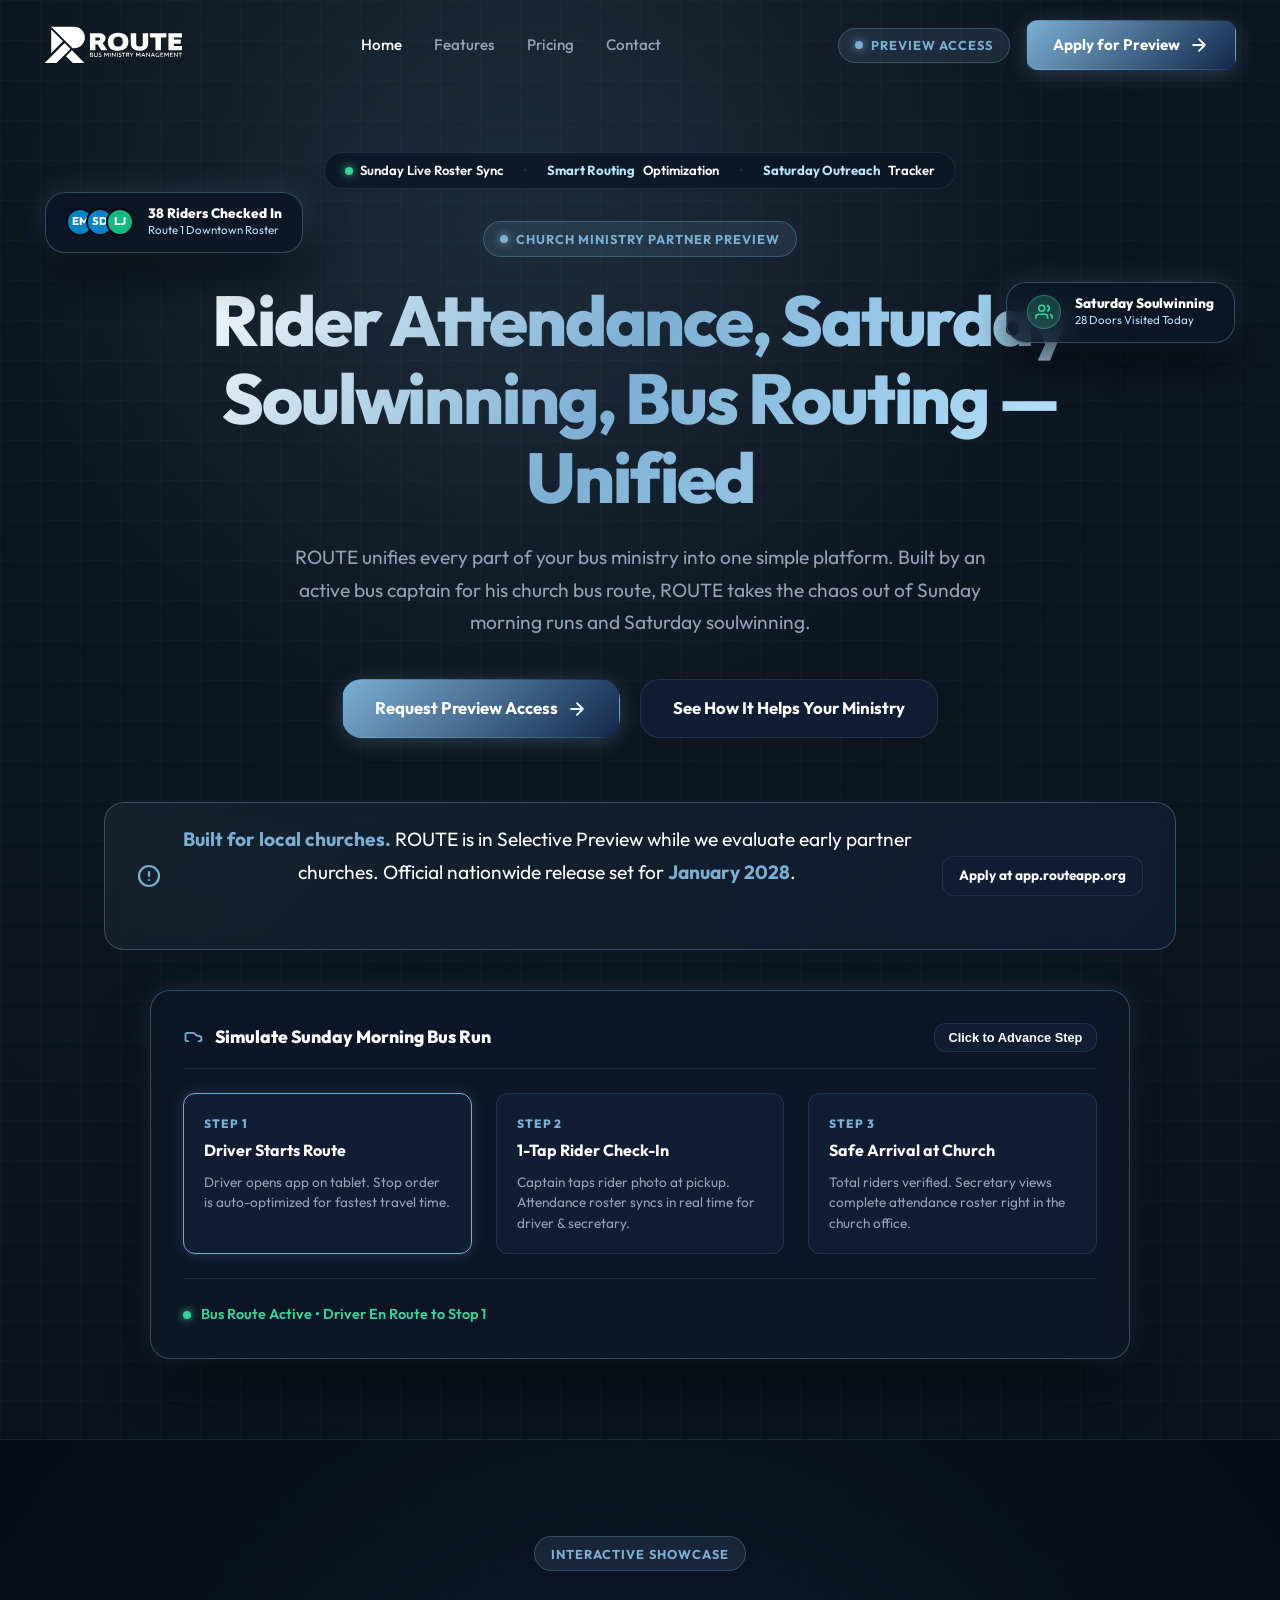
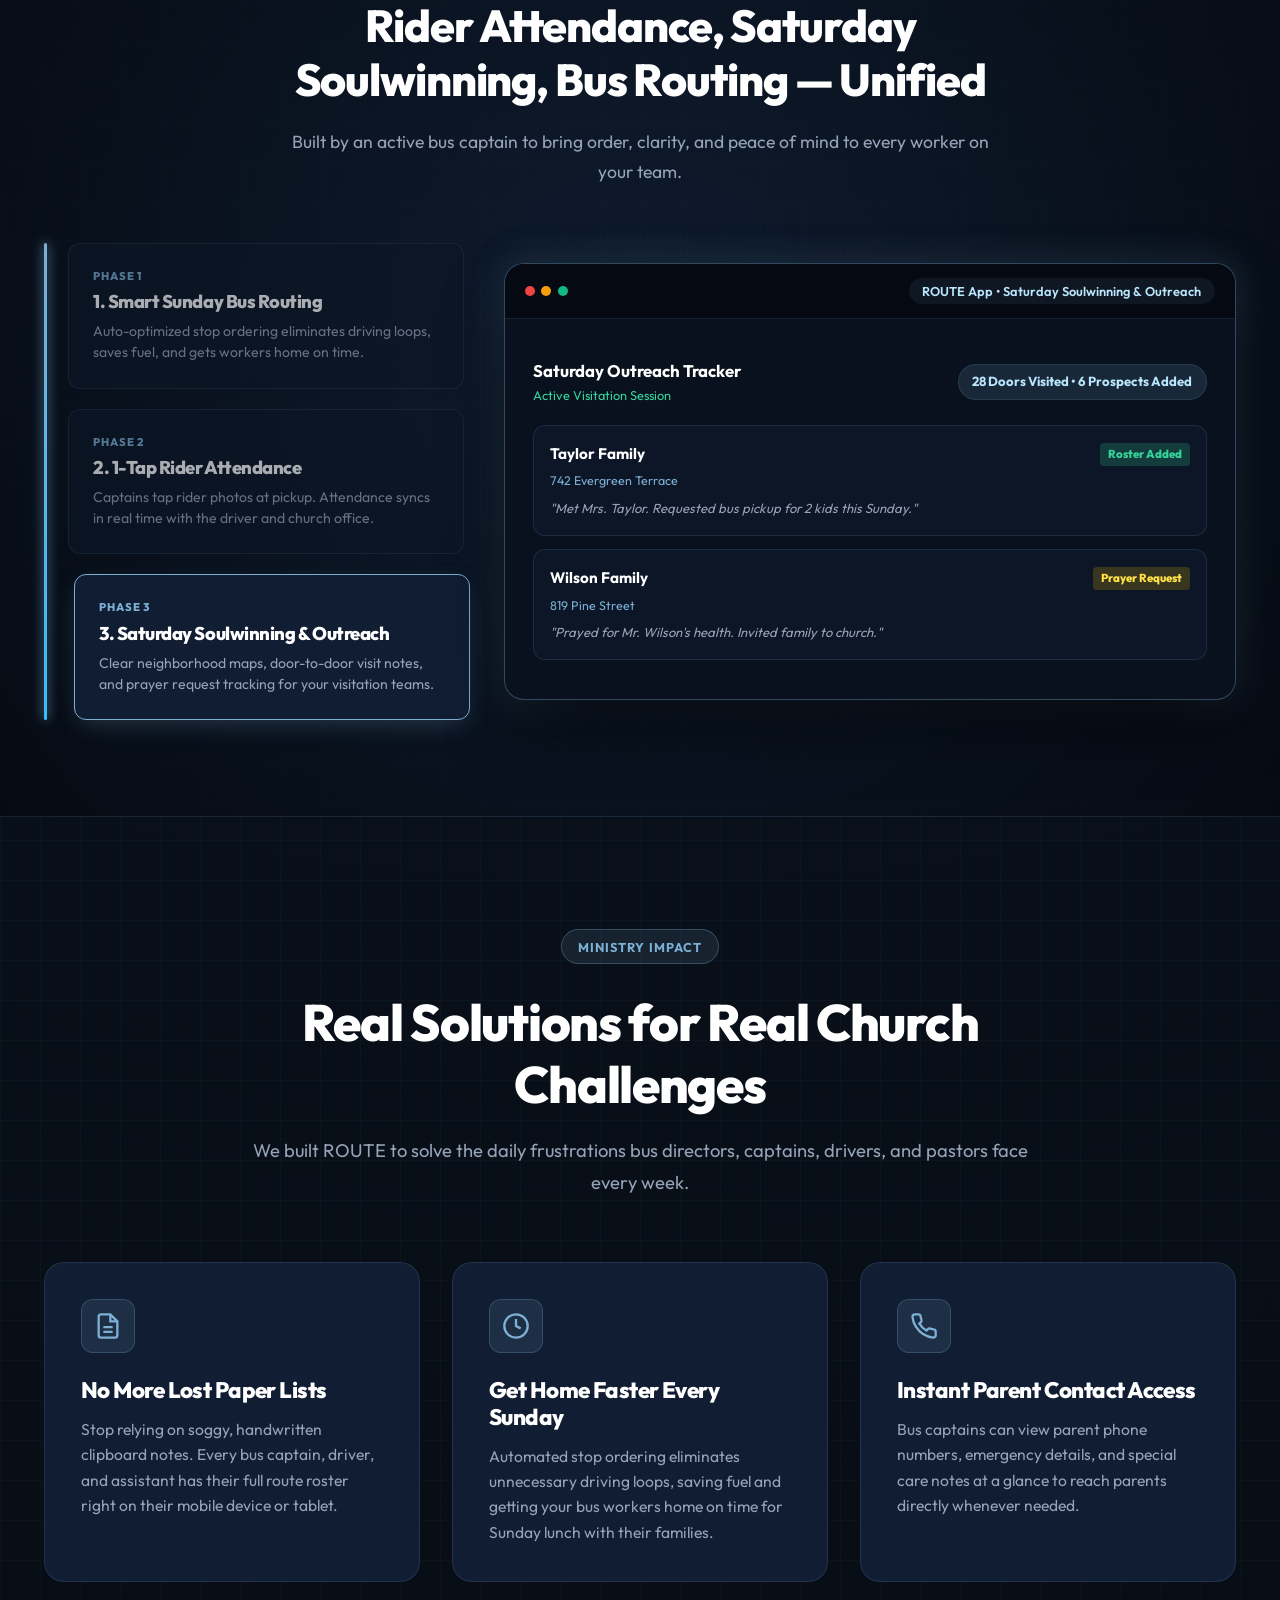
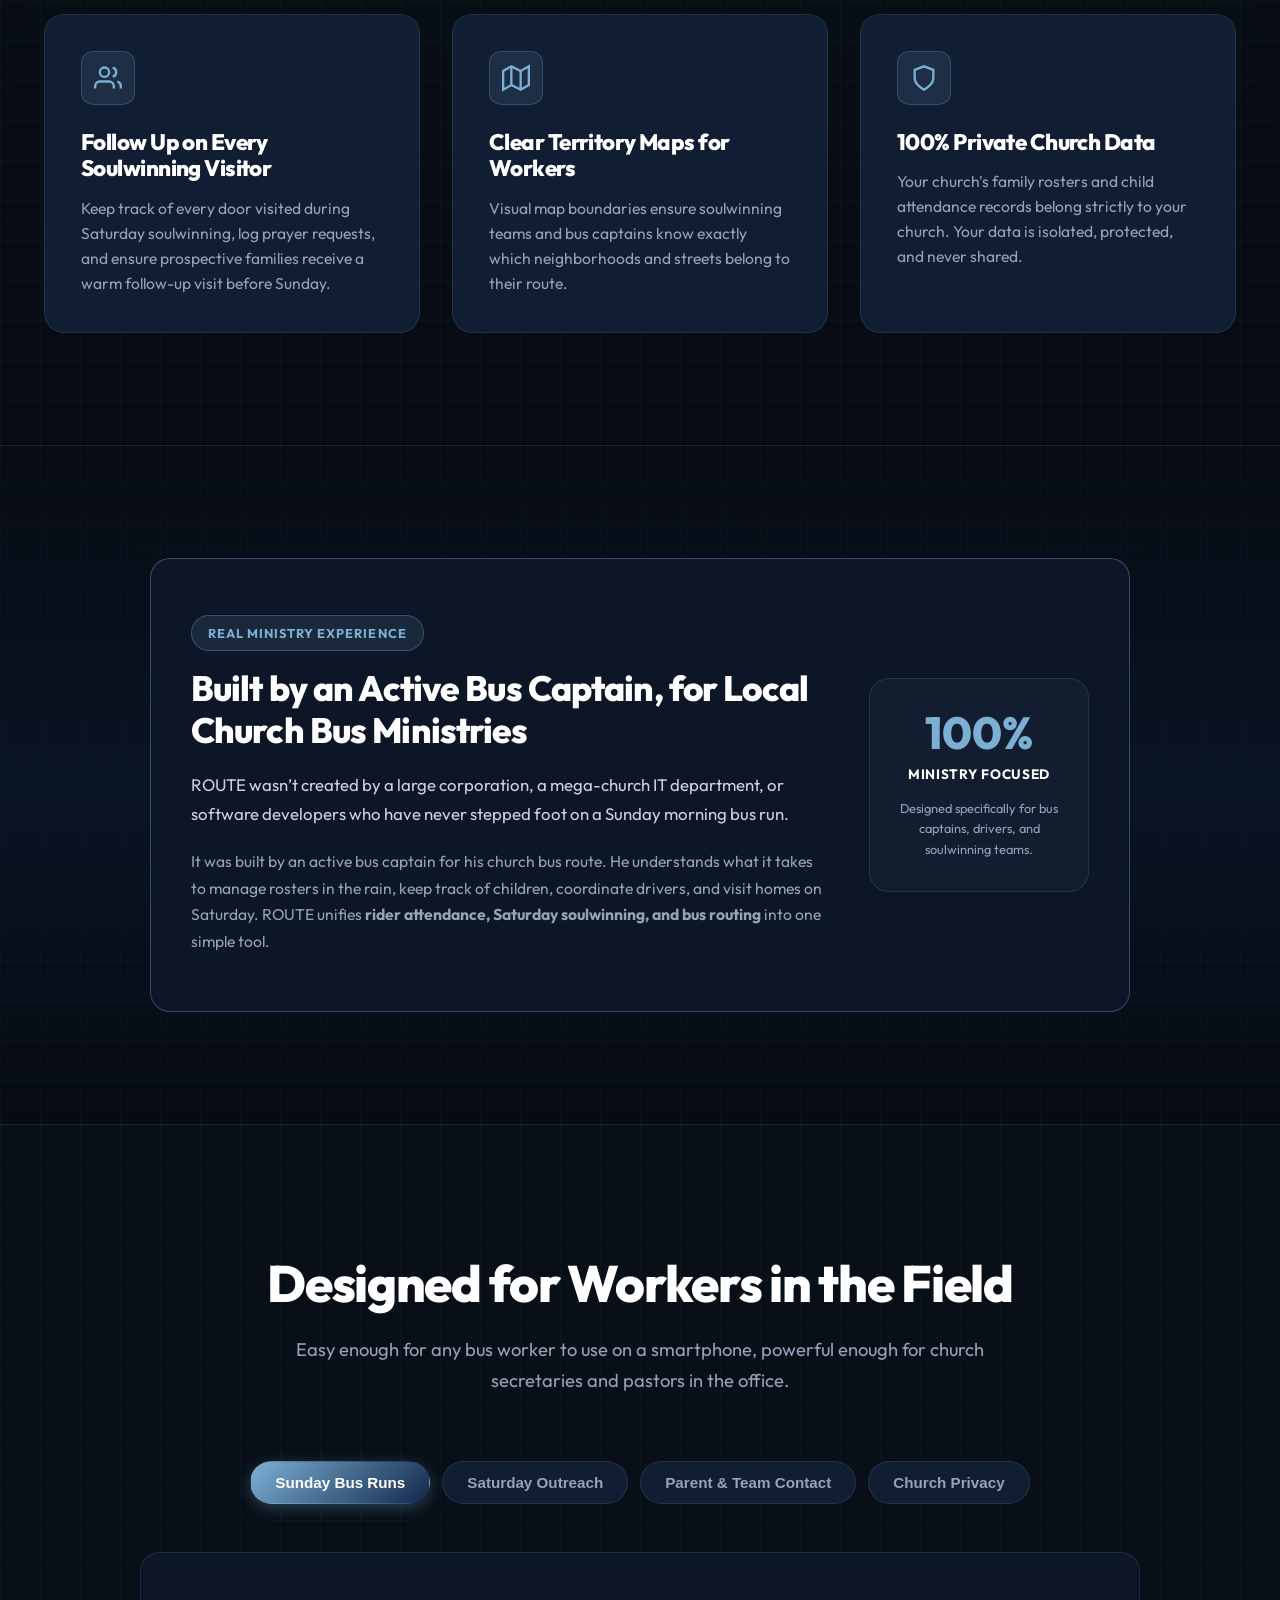
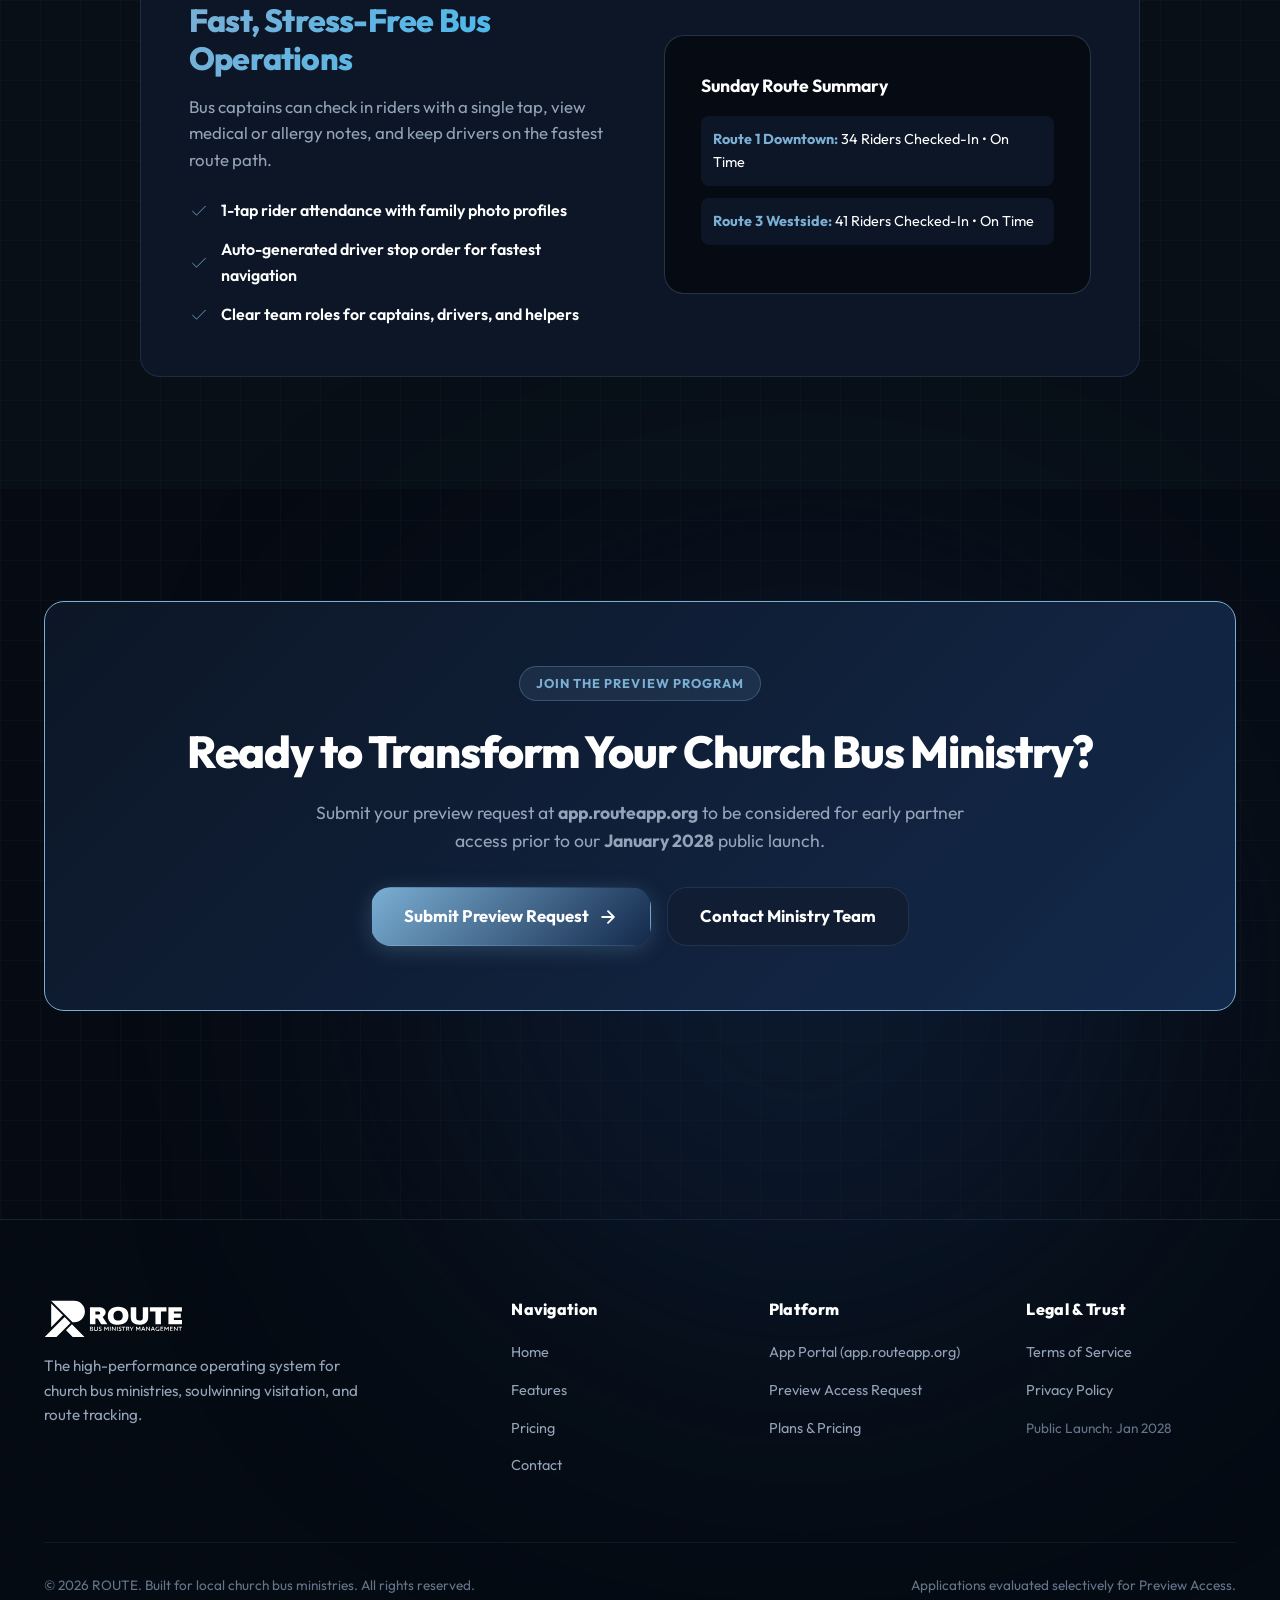
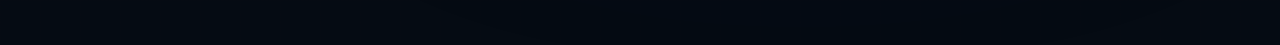
<file: index.html>
<!DOCTYPE html>
<html lang="en">
<head>
    <meta charset="UTF-8">
    <meta name="viewport" content="width=device-width, initial-scale=1.0">
    <title>ROUTE - Bring Order, Safety, and Joy Back to Your Church Bus Ministry</title>
    <meta name="description" content="ROUTE takes the chaos out of Sunday morning bus runs and Saturday soulwinning. Keep bus captains organized, keep parents informed, and follow up with every visitor.">
    
    <!-- Favicon & Icons -->
    <link rel="icon" type="image/x-icon" href="favicon.ico">
    <link rel="icon" type="image/svg+xml" href="favicon.svg">
    <link rel="apple-touch-icon" href="apple-touch-icon.png">

    <!-- Fonts -->
    <link rel="preconnect" href="https://fonts.googleapis.com">
    <link rel="preconnect" href="https://fonts.gstatic.com" crossorigin>
    <link href="https://fonts.googleapis.com/css2?family=Outfit:wght@300;400;500;600;700;800;900&display=swap" rel="stylesheet">

    <!-- Custom Stylesheet -->
    <link rel="stylesheet" href="css/style.css">
</head>
<body>

    <!-- Ambient Background Glows -->
    <div class="ambient-glow glow-top-left"></div>
    <div class="ambient-glow glow-bottom-right"></div>

    <!-- Navigation Bar -->
    <header class="navbar">
        <div class="container nav-content">
            <a href="./" class="brand-logo">
                <img src="images/logos/Logo Horizontal White.svg" alt="ROUTE Logo" height="38">
            </a>

            <nav class="nav-links">
                <a href="./" class="active">Home</a>
                <a href="features/">Features</a>
                <a href="pricing/">Pricing</a>
                <a href="contact/">Contact</a>
            </nav>

            <div class="nav-actions">
                <div class="badge badge-preview">
                    <span class="badge-dot"></span>
                    Preview Access
                </div>
                <a href="https://app.routeapp.org" class="btn btn-primary" data-open-modal="preview">
                    Apply for Preview
                    <svg class="btn-icon" viewBox="0 0 24 24"><path d="M5 12h14M12 5l7 7-7 7"/></svg>
                </a>
            </div>

            <button class="mobile-toggle" aria-label="Toggle Navigation Menu">
                <svg viewBox="0 0 24 24" fill="none" stroke="currentColor" stroke-width="2"><path d="M4 6h16M4 12h16M4 18h16"/></svg>
            </button>
        </div>
    </header>

    <!-- Mobile Drawer -->
    <div class="mobile-drawer">
        <nav class="nav-links">
            <a href="./" class="active">Home</a>
            <a href="features/">Features</a>
            <a href="pricing/">Pricing</a>
            <a href="contact/">Contact</a>
            <a href="terms/">Terms of Service</a>
            <a href="privacy/">Privacy Policy</a>
        </nav>
        <a href="https://app.routeapp.org" class="btn btn-primary" data-open-modal="preview">Apply for Preview Access</a>
    </div>

    <!-- Hero Section -->
    <section class="hero section">
        <div class="container hero-container-inner">
            <!-- Floating Eye-Catcher Glass Badges -->
            <div class="hero-float-card float-left-card">
                <div class="float-avatar-group">
                    <span class="avatar-sm">EM</span>
                    <span class="avatar-sm" style="background:#0284c7;">SD</span>
                    <span class="avatar-sm" style="background:#10b981;">LJ</span>
                </div>
                <div class="float-text">
                    <strong>38 Riders Checked In</strong>
                    <span>Route 1 Downtown Roster</span>
                </div>
            </div>

            <div class="hero-float-card float-right-card">
                <div class="float-icon-box">
                    <svg viewBox="0 0 24 24" fill="none" stroke="currentColor"><path d="M17 21v-2a4 4 0 0 0-4-4H5a4 4 0 0 0-4 4v2"/><circle cx="9" cy="7" r="4"/><path d="M23 21v-2a4 4 0 0 0-3-3.87"/><path d="M16 3.13a4 4 0 0 1 0 7.75"/></svg>
                </div>
                <div class="float-text">
                    <strong>Saturday Soulwinning</strong>
                    <span>28 Doors Visited Today</span>
                </div>
            </div>

            <!-- Hero Live Ticker Bar -->
            <div class="hero-live-ticker reveal">
                <div class="ticker-item">
                    <span class="badge-dot" style="background:#34d399; box-shadow:0 0 8px #34d399;"></span>
                    Sunday Live Roster Sync
                </div>
                <span style="color:var(--color-border);">&bull;</span>
                <div class="ticker-item">
                    <strong>Smart Routing</strong> Optimization
                </div>
                <span style="color:var(--color-border);">&bull;</span>
                <div class="ticker-item">
                    <strong>Saturday Outreach</strong> Tracker
                </div>
            </div>

            <div class="hero-badge-wrapper reveal">
                <div class="badge badge-preview">
                    <span class="badge-dot"></span>
                    Church Ministry Partner Preview
                </div>
            </div>

            <h1 class="gradient-text gradient-text-shimmer reveal">Rider Attendance, Saturday Soulwinning, Bus Routing — Unified</h1>

            <p class="reveal">
                ROUTE unifies every part of your bus ministry into one simple platform. Built by an active bus captain for his church bus route, ROUTE takes the chaos out of Sunday morning runs and Saturday soulwinning.
            </p>

            <div class="hero-cta reveal">
                <a href="https://app.routeapp.org" class="btn btn-primary btn-lg" data-open-modal="preview">
                    Request Preview Access
                    <svg class="btn-icon" viewBox="0 0 24 24"><path d="M5 12h14M12 5l7 7-7 7"/></svg>
                </a>
                <a href="features/" class="btn btn-secondary btn-lg">
                    See How It Helps Your Ministry
                </a>
            </div>

            <!-- Preview Notice Banner -->
            <div class="preview-banner reveal">
                <div class="preview-banner-text">
                    <svg class="btn-icon" style="color: #7bafd4; width:24px; height:24px;" viewBox="0 0 24 24" fill="none" stroke="currentColor"><circle cx="12" cy="12" r="10"/><path d="M12 8v4M12 16h.01"/></svg>
                    <p>
                        <strong>Built for local churches.</strong> ROUTE is in Selective Preview while we evaluate early partner churches. Official nationwide release set for <strong>January 2028</strong>.
                    </p>
                </div>
                <a href="https://app.routeapp.org" class="btn btn-secondary" style="padding: 0.5rem 1rem; font-size: 0.85rem;" target="_blank">
                    Apply at app.routeapp.org
                </a>
            </div>

            <!-- Live Interactive Bus Route Simulator -->
            <div class="simulator-card reveal">
                <div class="simulator-header">
                    <div class="simulator-title">
                        <svg class="btn-icon" style="color: #7bafd4;" viewBox="0 0 24 24"><path d="M19 17h2c.6 0 1-.4 1-1v-3c0-.9-.7-1.7-1.5-1.9C18.7 10.6 16 10 16 10s-1.3-1.4-2.2-2.3c-.5-.4-1.1-.7-1.8-.7H5c-1.1 0-2 .9-2 2v7c0 .6.4 1 1 1h2"/></svg>
                        Simulate Sunday Morning Bus Run
                    </div>
                    <button class="btn btn-secondary" id="sim-check-rider-btn" style="padding: 0.4rem 0.85rem; font-size: 0.8rem;">
                        Click to Advance Step
                    </button>
                </div>

                <div class="simulator-steps">
                    <div class="simulator-step-box active" id="sim-step-1">
                        <div class="step-number">Step 1</div>
                        <div class="step-heading">Driver Starts Route</div>
                        <div class="step-desc">Driver opens app on tablet. Stop order is auto-optimized for fastest travel time.</div>
                    </div>

                    <div class="simulator-step-box" id="sim-step-2">
                        <div class="step-number">Step 2</div>
                        <div class="step-heading">1-Tap Rider Check-In</div>
                        <div class="step-desc">Captain taps rider photo at pickup. Attendance roster syncs in real time for driver & secretary.</div>
                    </div>

                    <div class="simulator-step-box" id="sim-step-3">
                        <div class="step-number">Step 3</div>
                        <div class="step-heading">Safe Arrival at Church</div>
                        <div class="step-desc">Total riders verified. Secretary views complete attendance roster right in the church office.</div>
                    </div>
                </div>

                <div class="simulator-action-bar">
                    <div class="simulator-status">
                        <span class="badge-dot" style="background:#34d399; box-shadow:0 0 8px #34d399;"></span>
                        <span id="sim-status-text">Bus Route Active &bull; Driver En Route to Stop 1</span>
                    </div>
                </div>
            </div>
        </div>
    </section>

    <!-- Interactive Scroll Showcase Section -->
    <section class="scroll-showcase-section" id="scroll-showcase">
        <div class="container">
            <div class="section-header reveal" style="margin-bottom: 3.5rem;">
                <div class="badge badge-preview" style="margin-bottom: 0.75rem;">Interactive Showcase</div>
                <h2 style="font-size: 2.8rem;">Rider Attendance, Saturday Soulwinning, Bus Routing — Unified</h2>
                <p style="font-size: 1.1rem; max-width: 720px; margin: 0 auto;">
                    Built by an active bus captain to bring order, clarity, and peace of mind to every worker on your team.
                </p>
            </div>

            <div class="scroll-showcase-sticky-wrapper">
                <!-- Left Side: Interactive Step Navigation -->
                <div class="scroll-showcase-nav">
                    <div class="scroll-progress-line">
                        <div class="scroll-progress-fill" id="scroll-progress-bar"></div>
                    </div>

                    <div class="scroll-step-card active" data-stage="1" id="step-card-1">
                        <div class="step-badge">Phase 1</div>
                        <h3>1. Smart Sunday Bus Routing</h3>
                        <p>Auto-optimized stop ordering eliminates driving loops, saves fuel, and gets workers home on time.</p>
                    </div>

                    <div class="scroll-step-card" data-stage="2" id="step-card-2">
                        <div class="step-badge">Phase 2</div>
                        <h3>2. 1-Tap Rider Attendance</h3>
                        <p>Captains tap rider photos at pickup. Attendance syncs in real time with the driver and church office.</p>
                    </div>

                    <div class="scroll-step-card" data-stage="3" id="step-card-3">
                        <div class="step-badge">Phase 3</div>
                        <h3>3. Saturday Soulwinning & Outreach</h3>
                        <p>Clear neighborhood maps, door-to-door visit notes, and prayer request tracking for your visitation teams.</p>
                    </div>
                </div>

                <!-- Right Side: Live Mockup Viewport -->
                <div class="scroll-showcase-viewport">
                    <div class="mockup-frame">
                        <div class="mockup-header">
                            <div class="mockup-dots">
                                <span class="dot dot-red"></span>
                                <span class="dot dot-yellow"></span>
                                <span class="dot dot-green"></span>
                            </div>
                            <div class="mockup-title-bar" id="showcase-header-title">ROUTE App &bull; Sunday Route 1 Downtown Navigation</div>
                        </div>

                        <div class="mockup-body">
                            <!-- Screen 1: Bus Routing -->
                            <div class="showcase-screen active" id="screen-stage-1">
                                <div class="route-hud">
                                    <div class="hud-stat">
                                        <span class="hud-label">Active Route</span>
                                        <span class="hud-val">Route 1 Downtown</span>
                                    </div>
                                    <div class="hud-stat">
                                        <span class="hud-label">Est. Time Saved</span>
                                        <span class="hud-val" style="color:#34d399;">24 Mins</span>
                                    </div>
                                    <div class="hud-stat">
                                        <span class="hud-label">Total Stops</span>
                                        <span class="hud-val">12 Stops</span>
                                    </div>
                                </div>
                                <div class="route-visual-map">
                                    <div class="map-path-line"></div>
                                    <div class="map-stop-pin active-pin" style="top:50%; left:22%;">
                                        <span class="pin-num">1</span>
                                        <span class="pin-label">408 Oak St &bull; Miller</span>
                                    </div>
                                    <div class="map-stop-pin" style="top:50%; left:52%;">
                                        <span class="pin-num">2</span>
                                        <span class="pin-label">112 5th Ave &bull; Davis</span>
                                    </div>
                                    <div class="map-stop-pin" style="top:50%; left:82%;">
                                        <span class="pin-num">3</span>
                                        <span class="pin-label">First Baptist Church</span>
                                    </div>
                                    <div class="bus-moving-icon" id="bus-anim-icon" style="left:22%;">
                                        <svg viewBox="0 0 24 24" fill="none" stroke="currentColor" stroke-width="2"><path d="M19 17h2c.6 0 1-.4 1-1v-3c0-.9-.7-1.7-1.5-1.9C18.7 10.6 16 10 16 10s-1.3-1.4-2.2-2.3c-.5-.4-1.1-.7-1.8-.7H5c-1.1 0-2 .9-2 2v7c0 .6.4 1 1 1h2"/><circle cx="7.5" cy="17.5" r="2.5"/><circle cx="16.5" cy="17.5" r="2.5"/></svg>
                                    </div>
                                </div>
                            </div>

                            <!-- Screen 2: 1-Tap Rider Attendance -->
                            <div class="showcase-screen" id="screen-stage-2">
                                <div class="attendance-hud">
                                    <div>
                                        <div style="font-weight:700; font-size:1.05rem; color:#fff;">Route 1 Rider Roster</div>
                                        <div style="font-size:0.8rem; color:#7bafd4;">1-Tap Check-In Active</div>
                                    </div>
                                    <div class="headcount-badge">
                                        <span id="showcase-checked-count">38</span> / 42 Checked In
                                    </div>
                                </div>
                                <div class="rider-cards-grid">
                                    <div class="rider-card checked-in">
                                        <div style="display:flex; align-items:center;">
                                            <div class="rider-avatar">EM</div>
                                            <div class="rider-info">
                                                <div class="rider-name">Ethan Miller</div>
                                                <div class="rider-meta">Stop #1 &bull; Peanut Allergy Note</div>
                                            </div>
                                        </div>
                                        <div class="check-badge">Checked In</div>
                                    </div>
                                    <div class="rider-card checked-in">
                                        <div style="display:flex; align-items:center;">
                                            <div class="rider-avatar" style="background:#1e3a8a;">SD</div>
                                            <div class="rider-info">
                                                <div class="rider-name">Sophia Davis</div>
                                                <div class="rider-meta">Stop #2 &bull; Parent Contact Synced</div>
                                            </div>
                                        </div>
                                        <div class="check-badge">Checked In</div>
                                    </div>
                                    <div class="rider-card">
                                        <div style="display:flex; align-items:center;">
                                            <div class="rider-avatar" style="background:#854d0e;">LJ</div>
                                            <div class="rider-info">
                                                <div class="rider-name">Lucas Johnson</div>
                                                <div class="rider-meta">Stop #3 &bull; Parent: Mark (555-0192)</div>
                                            </div>
                                        </div>
                                        <button class="tap-check-btn">Tap Check-In</button>
                                    </div>
                                </div>
                            </div>

                            <!-- Screen 3: Saturday Soulwinning -->
                            <div class="showcase-screen" id="screen-stage-3">
                                <div class="soulwinning-hud">
                                    <div>
                                        <div style="font-weight:700; font-size:1.05rem; color:#fff;">Saturday Outreach Tracker</div>
                                        <div style="font-size:0.8rem; color:#34d399;">Active Visitation Session</div>
                                    </div>
                                    <div class="soulwinning-stat-badge">
                                        28 Doors Visited &bull; 6 Prospects Added
                                    </div>
                                </div>
                                <div class="outreach-log-cards">
                                    <div class="outreach-card">
                                        <div class="outreach-header">
                                            <span class="prospect-name">Taylor Family</span>
                                            <span class="prospect-status">Roster Added</span>
                                        </div>
                                        <div class="prospect-address">742 Evergreen Terrace</div>
                                        <div class="prospect-note">"Met Mrs. Taylor. Requested bus pickup for 2 kids this Sunday."</div>
                                    </div>
                                    <div class="outreach-card">
                                        <div class="outreach-header">
                                            <span class="prospect-name">Wilson Family</span>
                                            <span class="prospect-status" style="background:rgba(234,179,8,0.2); color:#fde047;">Prayer Request</span>
                                        </div>
                                        <div class="prospect-address">819 Pine Street</div>
                                        <div class="prospect-note">"Prayed for Mr. Wilson's health. Invited family to church."</div>
                                    </div>
                                </div>
                            </div>

                        </div>
                    </div>
                </div>
            </div>
        </div>
    </section>

    <!-- How ROUTE Helps Your Ministry Section -->
    <section class="section">
        <div class="container">
            <div class="section-header reveal">
                <div class="badge badge-preview" style="margin-bottom: 0.75rem;">Ministry Impact</div>
                <h2>Real Solutions for Real Church Challenges</h2>
                <p>We built ROUTE to solve the daily frustrations bus directors, captains, drivers, and pastors face every week.</p>
            </div>

            <div class="feature-grid reveal-stagger">
                <div class="card">
                    <div class="card-icon">
                        <svg viewBox="0 0 24 24" fill="none" stroke="currentColor"><path d="M14 2H6a2 2 0 0 0-2 2v16a2 2 0 0 0 2 2h12a2 2 0 0 0 2-2V8z"/><polyline points="14 2 14 8 20 8"/><line x1="16" y1="13" x2="8" y2="13"/><line x1="16" y1="17" x2="8" y2="17"/></svg>
                    </div>
                    <h3>No More Lost Paper Lists</h3>
                    <p>Stop relying on soggy, handwritten clipboard notes. Every bus captain, driver, and assistant has their full route roster right on their mobile device or tablet.</p>
                </div>

                <div class="card">
                    <div class="card-icon">
                        <svg viewBox="0 0 24 24" fill="none" stroke="currentColor"><circle cx="12" cy="12" r="10"/><polyline points="12 6 12 12 16 14"/></svg>
                    </div>
                    <h3>Get Home Faster Every Sunday</h3>
                    <p>Automated stop ordering eliminates unnecessary driving loops, saving fuel and getting your bus workers home on time for Sunday lunch with their families.</p>
                </div>

                <div class="card">
                    <div class="card-icon">
                        <svg viewBox="0 0 24 24" fill="none" stroke="currentColor"><path d="M22 16.92v3a2 2 0 0 1-2.18 2 19.79 19.79 0 0 1-8.63-3.07 19.5 19.5 0 0 1-6-6 19.79 19.79 0 0 1-3.07-8.67A2 2 0 0 1 4.11 2h3a2 2 0 0 1 2 1.72c.127.96.361 1.903.7 2.81a2 2 0 0 1-.45 2.11L8.09 9.91a16 16 0 0 0 6 6l1.27-1.27a2 2 0 0 1 2.11-.45c.907.339 1.85.573 2.81.7A2 2 0 0 1 22 16.92z"/></svg>
                    </div>
                    <h3>Instant Parent Contact Access</h3>
                    <p>Bus captains can view parent phone numbers, emergency details, and special care notes at a glance to reach parents directly whenever needed.</p>
                </div>

                <div class="card">
                    <div class="card-icon">
                        <svg viewBox="0 0 24 24" fill="none" stroke="currentColor"><path d="M17 21v-2a4 4 0 0 0-4-4H5a4 4 0 0 0-4 4v2"/><circle cx="9" cy="7" r="4"/><path d="M23 21v-2a4 4 0 0 0-3-3.87"/><path d="M16 3.13a4 4 0 0 1 0 7.75"/></svg>
                    </div>
                    <h3>Follow Up on Every Soulwinning Visitor</h3>
                    <p>Keep track of every door visited during Saturday soulwinning, log prayer requests, and ensure prospective families receive a warm follow-up visit before Sunday.</p>
                </div>

                <div class="card">
                    <div class="card-icon">
                        <svg viewBox="0 0 24 24" fill="none" stroke="currentColor"><polygon points="1 6 1 22 8 18 16 22 23 18 23 2 16 6 8 2 1 6"/><line x1="8" y1="2" x2="8" y2="18"/><line x1="16" y1="6" x2="16" y2="22"/></svg>
                    </div>
                    <h3>Clear Territory Maps for Workers</h3>
                    <p>Visual map boundaries ensure soulwinning teams and bus captains know exactly which neighborhoods and streets belong to their route.</p>
                </div>

                <div class="card">
                    <div class="card-icon">
                        <svg viewBox="0 0 24 24" fill="none" stroke="currentColor"><path d="M12 22s8-4 8-10V5l-8-3-8 3v7c0 6 8 10 8 10z"/></svg>
                    </div>
                    <h3>100% Private Church Data</h3>
                    <p>Your church's family rosters and child attendance records belong strictly to your church. Your data is isolated, protected, and never shared.</p>
                </div>
            </div>
        </div>
    </section>

    <!-- Story / Built by an Active Bus Captain Section -->
    <section class="section" style="background: linear-gradient(180deg, rgba(6, 11, 19, 0) 0%, rgba(19, 41, 75, 0.3) 50%, rgba(6, 11, 19, 0) 100%); border-top: 1px solid var(--color-border); border-bottom: 1px solid var(--color-border);">
        <div class="container">
            <div class="card reveal" style="max-width: 980px; margin: 0 auto; padding: 3.5rem 2.5rem; background: var(--color-surface-navy); border-color: var(--color-border-glow);">
                <div style="display: flex; gap: 2.5rem; align-items: center; flex-wrap: wrap;">
                    <div style="flex: 1; min-width: 280px;">
                        <div class="badge badge-preview" style="margin-bottom: 1rem;">Real Ministry Experience</div>
                        <h2 style="font-size: 2.2rem; margin-bottom: 1.25rem;">Built by an Active Bus Captain, for Local Church Bus Ministries</h2>
                        <p style="font-size: 1.05rem; line-height: 1.7; margin-bottom: 1.25rem; color: #cbd5e1;">
                            ROUTE wasn’t created by a large corporation, a mega-church IT department, or software developers who have never stepped foot on a Sunday morning bus run.
                        </p>
                        <p style="font-size: 0.98rem; line-height: 1.7; color: var(--color-text-body);">
                            It was built by an active bus captain for his church bus route. He understands what it takes to manage rosters in the rain, keep track of children, coordinate drivers, and visit homes on Saturday. ROUTE unifies <strong>rider attendance, Saturday soulwinning, and bus routing</strong> into one simple tool.
                        </p>
                    </div>
                    <div style="width: 220px; text-align: center; background: rgba(123, 175, 212, 0.06); padding: 2rem 1.5rem; border-radius: var(--radius-lg); border: 1px solid var(--color-border);">
                        <div style="font-size: 2.8rem; font-weight: 800; color: var(--color-brand-sky); line-height: 1;">100%</div>
                        <div style="font-size: 0.85rem; font-weight: 700; color: #fff; text-transform: uppercase; letter-spacing: 0.05em; margin-top: 0.5rem; margin-bottom: 0.75rem;">Ministry Focused</div>
                        <p style="font-size: 0.8rem; color: var(--color-text-body); margin: 0;">Designed specifically for bus captains, drivers, and soulwinning teams.</p>
                    </div>
                </div>
            </div>
        </div>
    </section>

    <!-- Interactive Feature Showcase Tabs -->
    <section class="section" style="background: rgba(123, 175, 212, 0.02);">
        <div class="container">
            <div class="section-header reveal">
                <h2>Designed for Workers in the Field</h2>
                <p>Easy enough for any bus worker to use on a smartphone, powerful enough for church secretaries and pastors in the office.</p>
            </div>

            <div class="tabs-container reveal">
                <div class="tabs-nav">
                    <button class="tab-btn active" data-tab="bus">Sunday Bus Runs</button>
                    <button class="tab-btn" data-tab="visitation">Saturday Outreach</button>
                    <button class="tab-btn" data-tab="phone">Parent & Team Contact</button>
                    <button class="tab-btn" data-tab="security">Church Privacy</button>
                </div>

                <div class="tab-content active" id="tab-bus">
                    <div class="tab-text">
                        <h3 class="gradient-text-sky">Fast, Stress-Free Bus Operations</h3>
                        <p>Bus captains can check in riders with a single tap, view medical or allergy notes, and keep drivers on the fastest route path.</p>
                        <ul class="tab-list">
                            <li class="tab-list-item">
                                <svg viewBox="0 0 24 24" fill="none" stroke="currentColor"><polyline points="20 6 9 17 4 12"/></svg>
                                1-tap rider attendance with family photo profiles
                            </li>
                            <li class="tab-list-item">
                                <svg viewBox="0 0 24 24" fill="none" stroke="currentColor"><polyline points="20 6 9 17 4 12"/></svg>
                                Auto-generated driver stop order for fastest navigation
                            </li>
                            <li class="tab-list-item">
                                <svg viewBox="0 0 24 24" fill="none" stroke="currentColor"><polyline points="20 6 9 17 4 12"/></svg>
                                Clear team roles for captains, drivers, and helpers
                            </li>
                        </ul>
                    </div>
                    <div class="card" style="background: #060b13; border-color: rgba(123,175,212,0.25);">
                        <div style="font-weight:700; font-size:1.1rem; margin-bottom:1rem; color:#fff;">Sunday Route Summary</div>
                        <div style="padding:0.75rem; background:#0c1626; border-radius:8px; margin-bottom:0.75rem; font-size:0.9rem;">
                            <span style="color:#7bafd4; font-weight:700;">Route 1 Downtown:</span> 34 Riders Checked-In &bull; On Time
                        </div>
                        <div style="padding:0.75rem; background:#0c1626; border-radius:8px; margin-bottom:0.75rem; font-size:0.9rem;">
                            <span style="color:#7bafd4; font-weight:700;">Route 3 Westside:</span> 41 Riders Checked-In &bull; On Time
                        </div>
                    </div>
                </div>

                <div class="tab-content" id="tab-visitation">
                    <div class="tab-text">
                        <h3 class="gradient-text-sky">Organized Soulwinning & Visitation</h3>
                        <p>Give your outreach teams clear neighborhood maps and prayer note tracking so every prospective family feels cared for.</p>
                        <ul class="tab-list">
                            <li class="tab-list-item">
                                <svg viewBox="0 0 24 24" fill="none" stroke="currentColor"><polyline points="20 6 9 17 4 12"/></svg>
                                Door-to-door visit logging and prayer request notes
                            </li>
                            <li class="tab-list-item">
                                <svg viewBox="0 0 24 24" fill="none" stroke="currentColor"><polyline points="20 6 9 17 4 12"/></svg>
                                Soulwinning check-in counter and team outreach totals
                            </li>
                            <li class="tab-list-item">
                                <svg viewBox="0 0 24 24" fill="none" stroke="currentColor"><polyline points="20 6 9 17 4 12"/></svg>
                                Automatic follow-up reminders before Sunday morning
                            </li>
                        </ul>
                    </div>
                    <div class="card" style="background: #060b13; border-color: rgba(123,175,212,0.25);">
                        <div style="font-weight:700; font-size:1.1rem; margin-bottom:1rem; color:#fff;">Saturday Outreach Record</div>
                        <div style="font-size:0.9rem; color:#94a3b8; line-height:1.6;">
                            "Visited Miller Family at 408 Maple St. Requested bus pickup for 3 kids. Saved to Route 2 roster."
                        </div>
                    </div>
                </div>

                <div class="tab-content" id="tab-phone">
                    <div class="tab-text">
                        <h3 class="gradient-text-sky">Direct Parent & Team Communication</h3>
                        <p>Access parent phone numbers, emergency contact details, and worker chat in one unified view.</p>
                        <ul class="tab-list">
                            <li class="tab-list-item">
                                <svg viewBox="0 0 24 24" fill="none" stroke="currentColor"><polyline points="20 6 9 17 4 12"/></svg>
                                Instant parent phone number & emergency contact lookups
                            </li>
                            <li class="tab-list-item">
                                <svg viewBox="0 0 24 24" fill="none" stroke="currentColor"><polyline points="20 6 9 17 4 12"/></svg>
                                Dedicated church line routing directly to bus captains on duty
                            </li>
                            <li class="tab-list-item">
                                <svg viewBox="0 0 24 24" fill="none" stroke="currentColor"><polyline points="20 6 9 17 4 12"/></svg>
                                Internal team chat room for bus captains & leadership
                            </li>
                        </ul>
                    </div>
                    <div class="card" style="background: #060b13; border-color: rgba(123,175,212,0.25);">
                        <div style="font-weight:700; font-size:1.1rem; margin-bottom:1rem; color:#fff;">Parent Contact Info</div>
                        <div style="background:#13294b; color:#fff; padding:0.85rem; border-radius:12px; font-size:0.85rem;">
                            <strong>Stop #2 Parent:</strong> Mark Miller &bull; (555) 0192 &bull; <em>"Pick up at side porch"</em>
                        </div>
                    </div>
                </div>

                <div class="tab-content" id="tab-security">
                    <div class="tab-text">
                        <h3 class="gradient-text-sky">Complete Church Family Privacy</h3>
                        <p>Your church's data is strictly isolated. No other church or outside party can ever view your rosters or family contact details.</p>
                        <ul class="tab-list">
                            <li class="tab-list-item">
                                <svg viewBox="0 0 24 24" fill="none" stroke="currentColor"><polyline points="20 6 9 17 4 12"/></svg>
                                Strict tenant boundary protection for every church
                            </li>
                            <li class="tab-list-item">
                                <svg viewBox="0 0 24 24" fill="none" stroke="currentColor"><polyline points="20 6 9 17 4 12"/></svg>
                                Worker permissions tailored for captains, drivers, & secretaries
                            </li>
                            <li class="tab-list-item">
                                <svg viewBox="0 0 24 24" fill="none" stroke="currentColor"><polyline points="20 6 9 17 4 12"/></svg>
                                100% church data ownership guarantee
                            </li>
                        </ul>
                    </div>
                    <div class="card" style="background: #060b13; border-color: rgba(123,175,212,0.25);">
                        <div style="font-weight:700; font-size:1.1rem; margin-bottom:0.5rem; color:#fff;">Church Data Guarantee</div>
                        <div style="color:#34d399; font-weight:700; font-size:0.9rem;">Private &bull; Encrypted &bull; Tenant Isolated</div>
                    </div>
                </div>
            </div>
        </div>
    </section>

    <!-- Preview Application CTA Section -->
    <section class="section">
        <div class="container">
            <div class="card reveal" style="text-align:center; padding: 4rem 2rem; background: linear-gradient(135deg, #0c1626 0%, #13294b 100%); border-color: #7bafd4;">
                <div class="badge badge-preview" style="margin-bottom: 1.5rem;">Join The Preview Program</div>
                <h2 style="font-size: 2.8rem; margin-bottom: 1.25rem;">Ready to Transform Your Church Bus Ministry?</h2>
                <p style="max-width: 650px; margin: 0 auto 2rem auto; font-size: 1.1rem;">
                    Submit your preview request at <strong>app.routeapp.org</strong> to be considered for early partner access prior to our <strong>January 2028</strong> public launch.
                </p>
                <div style="display:flex; justify-content:center; gap:1rem; flex-wrap:wrap;">
                    <a href="https://app.routeapp.org" class="btn btn-primary btn-lg" data-open-modal="preview">
                        Submit Preview Request
                        <svg class="btn-icon" viewBox="0 0 24 24"><path d="M5 12h14M12 5l7 7-7 7"/></svg>
                    </a>
                    <a href="contact/" class="btn btn-secondary btn-lg">
                        Contact Ministry Team
                    </a>
                </div>
            </div>
        </div>
    </section>

    <!-- Footer -->
    <footer class="footer">
        <div class="container">
            <div class="footer-grid">
                <div class="footer-brand">
                    <a href="./" class="brand-logo">
                        <img src="images/logos/Logo Horizontal White.svg" alt="ROUTE Logo" height="34">
                    </a>
                    <p>
                        The high-performance operating system for church bus ministries, soulwinning visitation, and route tracking.
                    </p>
                </div>

                <div class="footer-col">
                    <h4>Navigation</h4>
                    <ul class="footer-links">
                        <li><a href="./">Home</a></li>
                        <li><a href="features/">Features</a></li>
                        <li><a href="pricing/">Pricing</a></li>
                        <li><a href="contact/">Contact</a></li>
                    </ul>
                </div>

                <div class="footer-col">
                    <h4>Platform</h4>
                    <ul class="footer-links">
                        <li><a href="https://app.routeapp.org" target="_blank">App Portal (app.routeapp.org)</a></li>
                        <li><a href="https://app.routeapp.org" data-open-modal="preview">Preview Access Request</a></li>
                        <li><a href="pricing/">Plans & Pricing</a></li>
                    </ul>
                </div>

                <div class="footer-col">
                    <h4>Legal & Trust</h4>
                    <ul class="footer-links">
                        <li><a href="terms/">Terms of Service</a></li>
                        <li><a href="privacy/">Privacy Policy</a></li>
                        <li><span style="color:#64748b; font-size:0.85rem;">Public Launch: Jan 2028</span></li>
                    </ul>
                </div>
            </div>

            <div class="footer-bottom">
                <div>&copy; 2026 ROUTE. Built for local church bus ministries. All rights reserved.</div>
                <div>Applications evaluated selectively for Preview Access.</div>
            </div>
        </div>
    </footer>

    <!-- Preview Modal -->
    <div class="modal-overlay" id="preview-modal">
        <div class="modal-content">
            <button class="modal-close" aria-label="Close modal">&times;</button>
            <div style="text-align:center; margin-bottom: 1.5rem;">
                <div class="badge badge-preview" style="margin-bottom:0.75rem;">Preview Access Request</div>
                <h3 style="font-size:1.8rem; margin-bottom:0.5rem;">Join The ROUTE Preview</h3>
                <p style="font-size:0.9rem;">
                    ROUTE is currently in selective preview. Requests are evaluated manually prior to our public launch in <strong>January 2028</strong>.
                </p>
            </div>

            <form id="preview-access-form">
                <div class="form-group">
                    <label class="form-label" for="modal-church">Church Name</label>
                    <input type="text" id="modal-church" class="form-input" placeholder="e.g. Grace Baptist Church" required>
                </div>
                <div class="form-group">
                    <label class="form-label" for="modal-name">Contact Person</label>
                    <input type="text" id="modal-name" class="form-input" placeholder="Pastor or Bus Director Name" required>
                </div>
                <div class="form-group">
                    <label class="form-label" for="modal-email">Email Address</label>
                    <input type="email" id="modal-email" class="form-input" placeholder="pastor@church.org" required>
                </div>
                <div class="form-group">
                    <label class="form-label" for="modal-buses">Number of Bus / Van Routes</label>
                    <select id="modal-buses" class="form-select">
                        <option value="1-2">1 - 2 Routes</option>
                        <option value="3-5">3 - 5 Routes</option>
                        <option value="6-10">6 - 10 Routes</option>
                        <option value="10+">10+ Routes</option>
                    </select>
                </div>
                <button type="submit" class="btn btn-primary" style="width:100%; margin-top:1rem;">
                    Submit Application
                </button>
            </form>

            <div id="form-success-message" style="display:none; text-align:center; padding:2rem 0;">
                <svg class="btn-icon" style="width:48px; height:48px; color:#34d399; margin-bottom:1rem;" viewBox="0 0 24 24" fill="none" stroke="currentColor"><circle cx="12" cy="12" r="10"/><path d="M9 12l2 2 4-4"/></svg>
                <h4 style="font-size:1.4rem; margin-bottom:0.5rem; color:#fff;">Application Received</h4>
                <p style="font-size:0.9rem; margin-bottom:1.5rem;">
                    Thank you! Your preview access request has been submitted for review. You can also log in directly or check status at <strong>app.routeapp.org</strong>.
                </p>
                <a href="https://app.routeapp.org" class="btn btn-secondary" target="_blank">Visit app.routeapp.org</a>
            </div>
        </div>
    </div>

    <!-- Main JavaScript Engine -->
    <script src="js/main.js"></script>
</body>
</html>
</file>
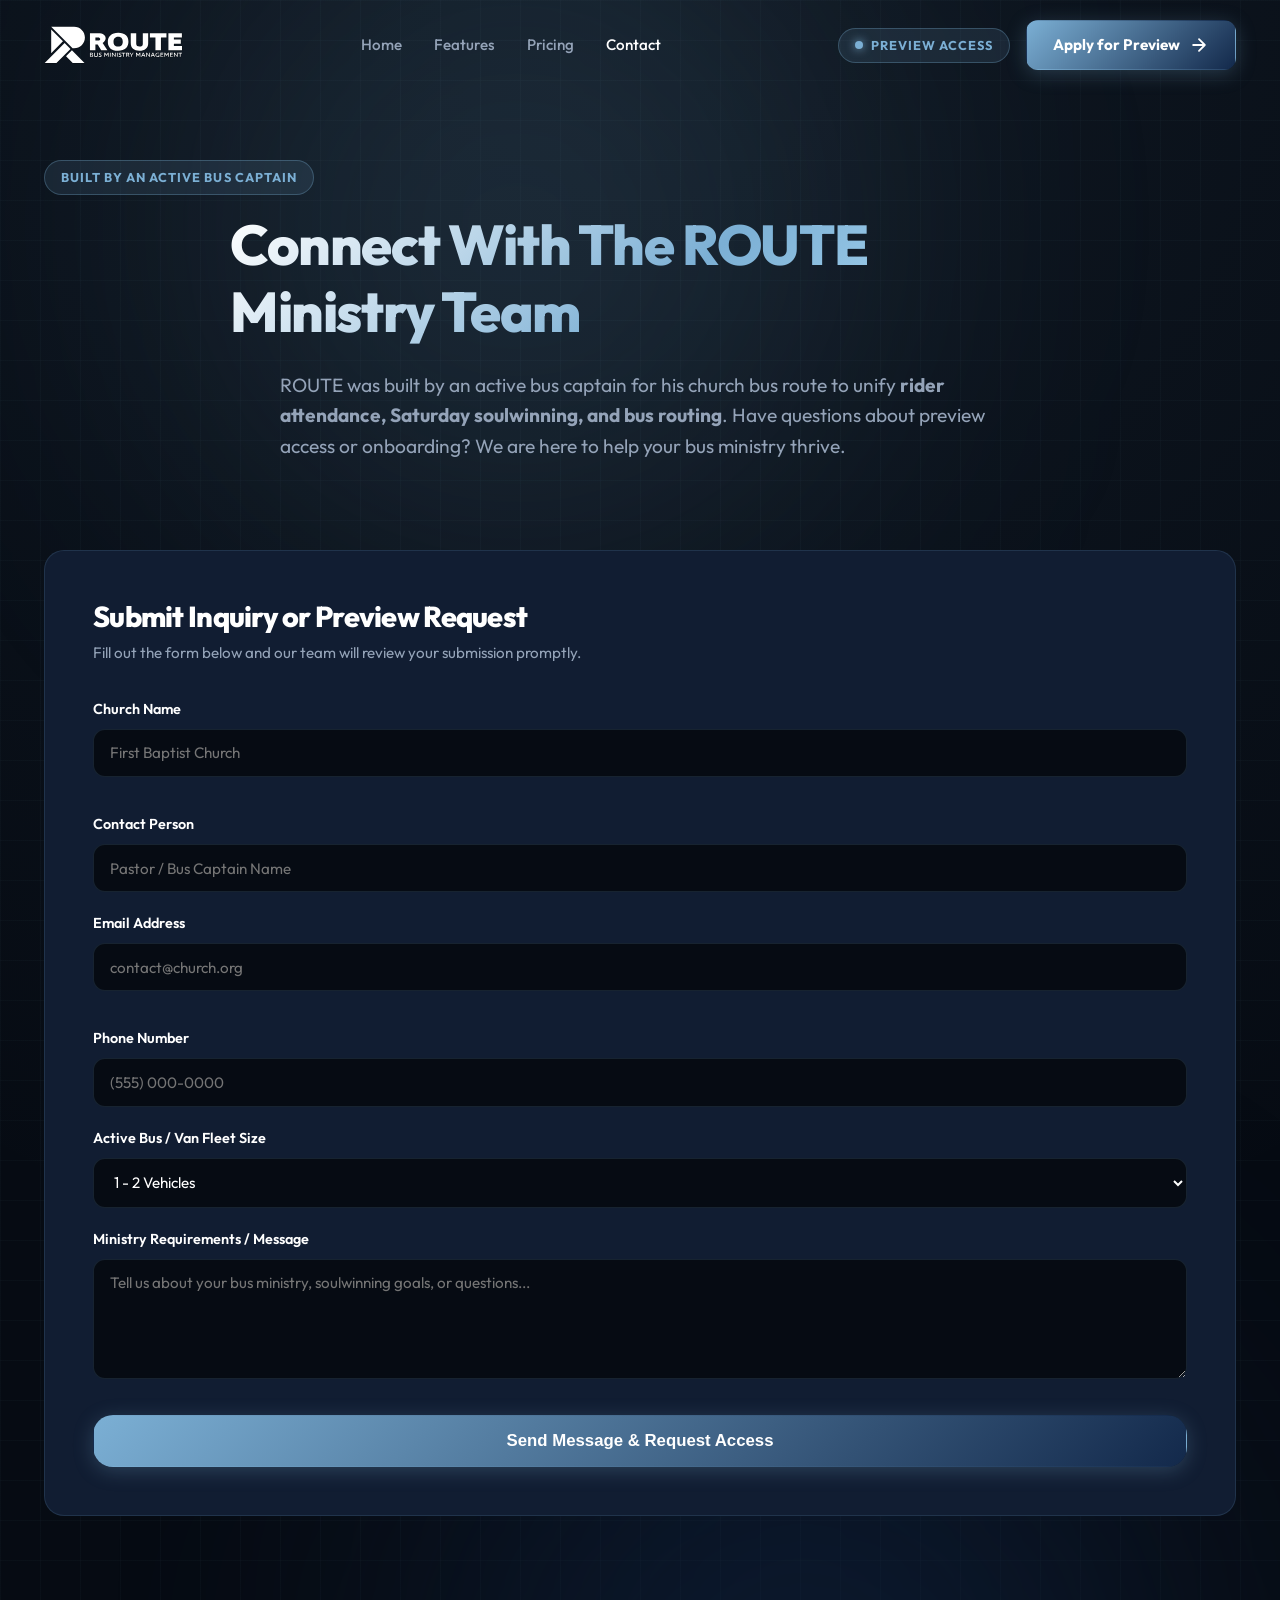
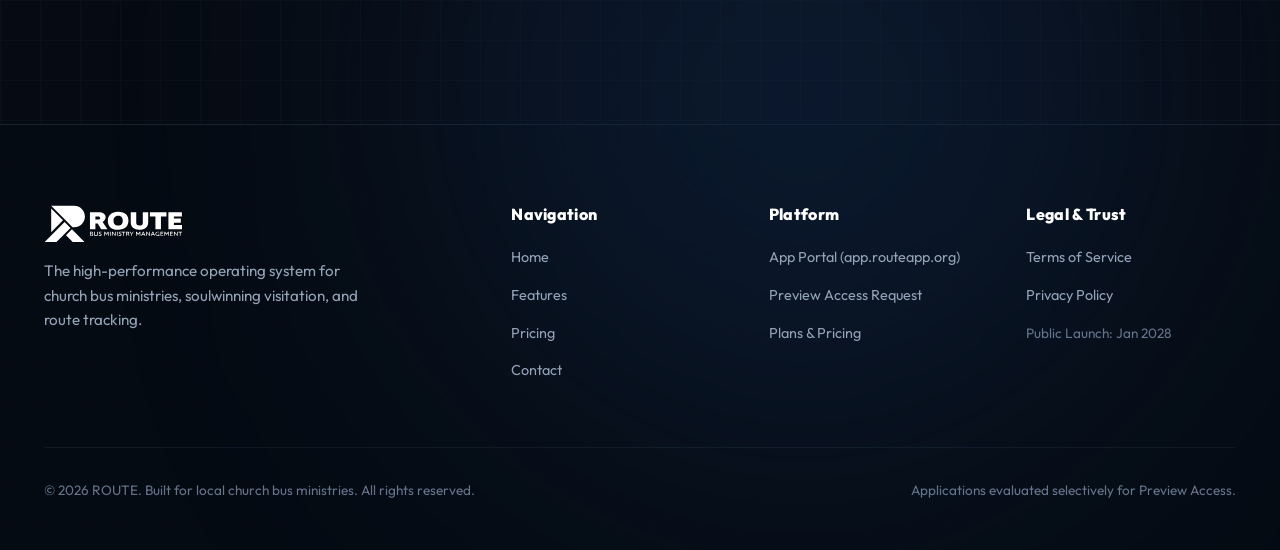
<file: contact/index.html>
<!DOCTYPE html>
<html lang="en">
<head>
    <meta charset="UTF-8">
    <meta name="viewport" content="width=device-width, initial-scale=1.0">
    <title>Contact Us & Apply for Preview - ROUTE Platform</title>
    <meta name="description" content="Contact the ROUTE ministry team or submit your preview access request for church bus routing and soulwinning management.">
    
    <!-- Favicon & Icons -->
    <link rel="icon" type="image/x-icon" href="../favicon.ico">
    <link rel="icon" type="image/svg+xml" href="../favicon.svg">
    <link rel="apple-touch-icon" href="../apple-touch-icon.png">

    <!-- Fonts -->
    <link rel="preconnect" href="https://fonts.googleapis.com">
    <link rel="preconnect" href="https://fonts.gstatic.com" crossorigin>
    <link href="https://fonts.googleapis.com/css2?family=Outfit:wght@300;400;500;600;700;800;900&display=swap" rel="stylesheet">

    <!-- Custom Stylesheet -->
    <link rel="stylesheet" href="../css/style.css">
</head>
<body>

    <!-- Ambient Background Glows -->
    <div class="ambient-glow glow-top-left"></div>
    <div class="ambient-glow glow-bottom-right"></div>

    <!-- Navigation Bar -->
    <header class="navbar">
        <div class="container nav-content">
            <a href="../" class="brand-logo">
                <img src="../images/logos/Logo Horizontal White.svg" alt="ROUTE Logo" height="38">
            </a>

            <nav class="nav-links">
                <a href="../">Home</a>
                <a href="../features/">Features</a>
                <a href="../pricing/">Pricing</a>
                <a href="../contact/" class="active">Contact</a>
            </nav>

            <div class="nav-actions">
                <div class="badge badge-preview">
                    <span class="badge-dot"></span>
                    Preview Access
                </div>
                <a href="https://app.routeapp.org" class="btn btn-primary" data-open-modal="preview">
                    Apply for Preview
                    <svg class="btn-icon" viewBox="0 0 24 24"><path d="M5 12h14M12 5l7 7-7 7"/></svg>
                </a>
            </div>

            <button class="mobile-toggle" aria-label="Toggle Navigation Menu">
                <svg viewBox="0 0 24 24" fill="none" stroke="currentColor" stroke-width="2"><path d="M4 6h16M4 12h16M4 18h16"/></svg>
            </button>
        </div>
    </header>

    <!-- Mobile Drawer -->
    <div class="mobile-drawer">
        <nav class="nav-links">
            <a href="../">Home</a>
            <a href="../features/">Features</a>
            <a href="../pricing/">Pricing</a>
            <a href="../contact/" class="active">Contact</a>
            <a href="../terms/">Terms of Service</a>
            <a href="../privacy/">Privacy Policy</a>
        </nav>
        <a href="https://app.routeapp.org" class="btn btn-primary" data-open-modal="preview">Apply for Preview Access</a>
    </div>

    <!-- Header Section -->
    <section class="section" style="padding-top: 10rem; padding-bottom: 3rem;">
        <div class="container text-center">
            <div class="badge badge-preview reveal" style="margin-bottom: 1rem;">Built by an Active Bus Captain</div>
            <h1 class="gradient-text reveal" style="font-size: 3.5rem; max-width: 820px; margin: 0 auto 1.5rem auto;">
                Connect With The ROUTE Ministry Team
            </h1>
            <p class="reveal" style="font-size: 1.2rem; max-width: 720px; margin: 0 auto 2.5rem auto;">
                ROUTE was built by an active bus captain for his church bus route to unify <strong>rider attendance, Saturday soulwinning, and bus routing</strong>. Have questions about preview access or onboarding? We are here to help your bus ministry thrive.
            </p>
        </div>
    </section>

    <!-- Contact Form & Info Layout -->
    <section class="section" style="padding-top: 0;">
        <div class="container">
            <div style="display: grid; grid-template-columns: 1fr; gap: 3rem;" class="reveal">
                <div class="card" style="padding: 3rem;">
                    <h3 style="font-size: 1.8rem; margin-bottom: 0.5rem;">Submit Inquiry or Preview Request</h3>
                    <p style="font-size: 0.95rem; margin-bottom: 2rem;">
                        Fill out the form below and our team will review your submission promptly.
                    </p>

                    <form id="contact-main-form">
                        <div style="display: grid; grid-template-columns: 1fr; gap: 1rem;">
                            <div class="form-group">
                                <label class="form-label" for="contact-church">Church Name</label>
                                <input type="text" id="contact-church" class="form-input" placeholder="First Baptist Church" required>
                            </div>
                            <div class="form-group">
                                <label class="form-label" for="contact-name">Contact Person</label>
                                <input type="text" id="contact-name" class="form-input" placeholder="Pastor / Bus Captain Name" required>
                            </div>
                        </div>

                        <div style="display: grid; grid-template-columns: 1fr; gap: 1rem;">
                            <div class="form-group">
                                <label class="form-label" for="contact-email">Email Address</label>
                                <input type="email" id="contact-email" class="form-input" placeholder="contact@church.org" required>
                            </div>
                            <div class="form-group">
                                <label class="form-label" for="contact-phone">Phone Number</label>
                                <input type="tel" id="contact-phone" class="form-input" placeholder="(555) 000-0000">
                            </div>
                        </div>

                        <div class="form-group">
                            <label class="form-label" for="contact-buses">Active Bus / Van Fleet Size</label>
                            <select id="contact-buses" class="form-select">
                                <option value="1-2">1 - 2 Vehicles</option>
                                <option value="3-5">3 - 5 Vehicles</option>
                                <option value="6-10">6 - 10 Vehicles</option>
                                <option value="10+">10+ Vehicles</option>
                            </select>
                        </div>

                        <div class="form-group">
                            <label class="form-label" for="contact-message">Ministry Requirements / Message</label>
                            <textarea id="contact-message" class="form-textarea" placeholder="Tell us about your bus ministry, soulwinning goals, or questions..."></textarea>
                        </div>

                        <button type="submit" class="btn btn-primary btn-lg" style="width: 100%; margin-top: 1rem;">
                            Send Message & Request Access
                        </button>
                    </form>
                </div>
            </div>
        </div>
    </section>

    <!-- Footer -->
    <footer class="footer">
        <div class="container">
            <div class="footer-grid">
                <div class="footer-brand">
                    <a href="../" class="brand-logo">
                        <img src="../images/logos/Logo Horizontal White.svg" alt="ROUTE Logo" height="34">
                    </a>
                    <p>The high-performance operating system for church bus ministries, soulwinning visitation, and route tracking.</p>
                </div>

                <div class="footer-col">
                    <h4>Navigation</h4>
                    <ul class="footer-links">
                        <li><a href="../">Home</a></li>
                        <li><a href="../features/">Features</a></li>
                        <li><a href="../pricing/">Pricing</a></li>
                        <li><a href="../contact/">Contact</a></li>
                    </ul>
                </div>

                <div class="footer-col">
                    <h4>Platform</h4>
                    <ul class="footer-links">
                        <li><a href="https://app.routeapp.org" target="_blank">App Portal (app.routeapp.org)</a></li>
                        <li><a href="https://app.routeapp.org" data-open-modal="preview">Preview Access Request</a></li>
                        <li><a href="../pricing/">Plans & Pricing</a></li>
                    </ul>
                </div>

                <div class="footer-col">
                    <h4>Legal & Trust</h4>
                    <ul class="footer-links">
                        <li><a href="../terms/">Terms of Service</a></li>
                        <li><a href="../privacy/">Privacy Policy</a></li>
                        <li><span style="color:#64748b; font-size:0.85rem;">Public Launch: Jan 2028</span></li>
                    </ul>
                </div>
            </div>

            <div class="footer-bottom">
                <div>&copy; 2026 ROUTE. Built for local church bus ministries. All rights reserved.</div>
                <div>Applications evaluated selectively for Preview Access.</div>
            </div>
        </div>
    </footer>

    <!-- Preview Modal -->
    <div class="modal-overlay" id="preview-modal">
        <div class="modal-content">
            <button class="modal-close" aria-label="Close modal">&times;</button>
            <div style="text-align:center; margin-bottom: 1.5rem;">
                <div class="badge badge-preview" style="margin-bottom:0.75rem;">Preview Access Request</div>
                <h3 style="font-size:1.8rem; margin-bottom:0.5rem;">Join The ROUTE Preview</h3>
                <p style="font-size:0.9rem;">
                    ROUTE is currently in selective preview. Requests are evaluated manually prior to our public launch in <strong>January 2028</strong>.
                </p>
            </div>

            <form id="preview-access-form">
                <div class="form-group">
                    <label class="form-label" for="modal-church">Church Name</label>
                    <input type="text" id="modal-church" class="form-input" placeholder="e.g. Grace Baptist Church" required>
                </div>
                <div class="form-group">
                    <label class="form-label" for="modal-name">Contact Person</label>
                    <input type="text" id="modal-name" class="form-input" placeholder="Pastor or Bus Director Name" required>
                </div>
                <div class="form-group">
                    <label class="form-label" for="modal-email">Email Address</label>
                    <input type="email" id="modal-email" class="form-input" placeholder="pastor@church.org" required>
                </div>
                <div class="form-group">
                    <label class="form-label" for="modal-buses">Number of Bus / Van Routes</label>
                    <select id="modal-buses" class="form-select">
                        <option value="1-2">1 - 2 Routes</option>
                        <option value="3-5">3 - 5 Routes</option>
                        <option value="6-10">6 - 10 Routes</option>
                        <option value="10+">10+ Routes</option>
                    </select>
                </div>
                <button type="submit" class="btn btn-primary" style="width:100%; margin-top:1rem;">
                    Submit Application
                </button>
            </form>

            <div id="form-success-message" style="display:none; text-align:center; padding:2rem 0;">
                <svg class="btn-icon" style="width:48px; height:48px; color:#34d399; margin-bottom:1rem;" viewBox="0 0 24 24" fill="none" stroke="currentColor"><circle cx="12" cy="12" r="10"/><path d="M9 12l2 2 4-4"/></svg>
                <h4 style="font-size:1.4rem; margin-bottom:0.5rem; color:#fff;">Application Received</h4>
                <p style="font-size:0.9rem; margin-bottom:1.5rem;">
                    Thank you! Your preview access request has been submitted for review. You can also log in directly or check status at <strong>app.routeapp.org</strong>.
                </p>
                <a href="https://app.routeapp.org" class="btn btn-secondary" target="_blank">Visit app.routeapp.org</a>
            </div>
        </div>
    </div>

    <!-- Main JavaScript Engine -->
    <script src="../js/main.js"></script>
</body>
</html>
</file>
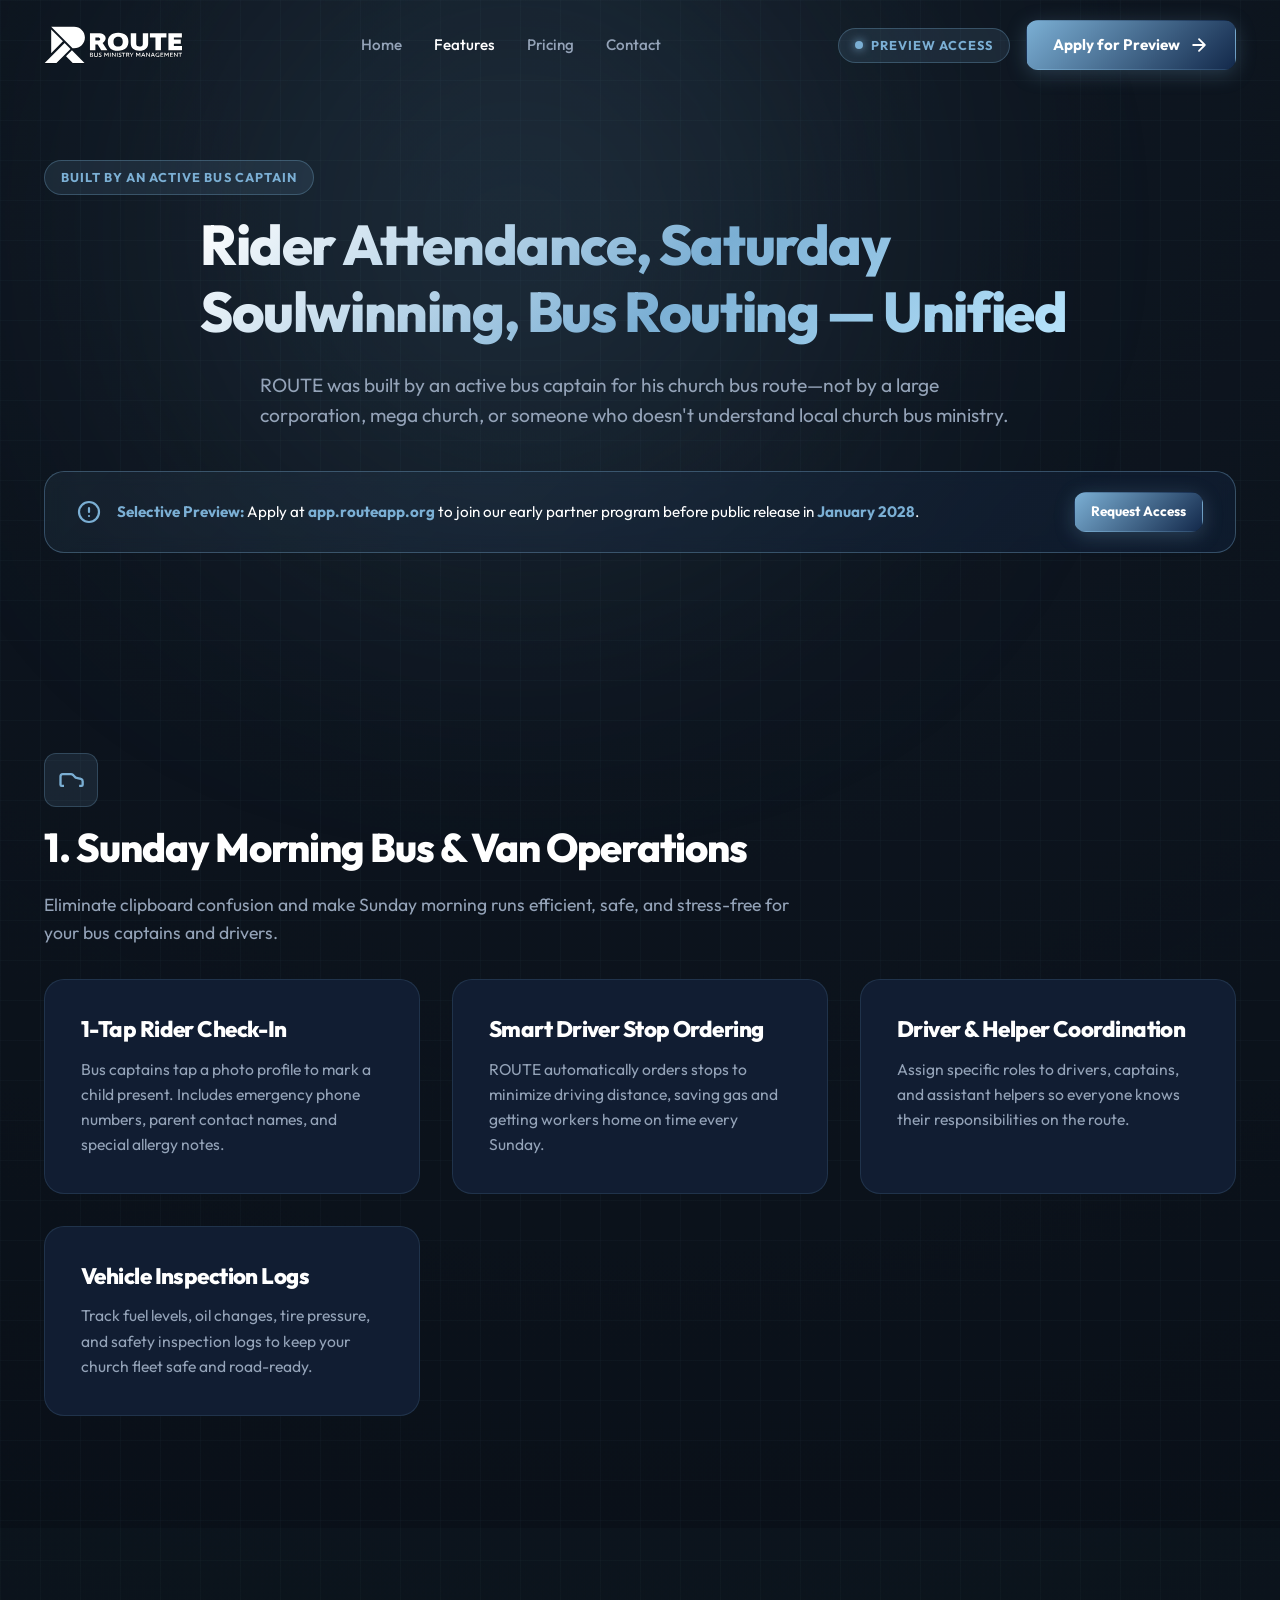
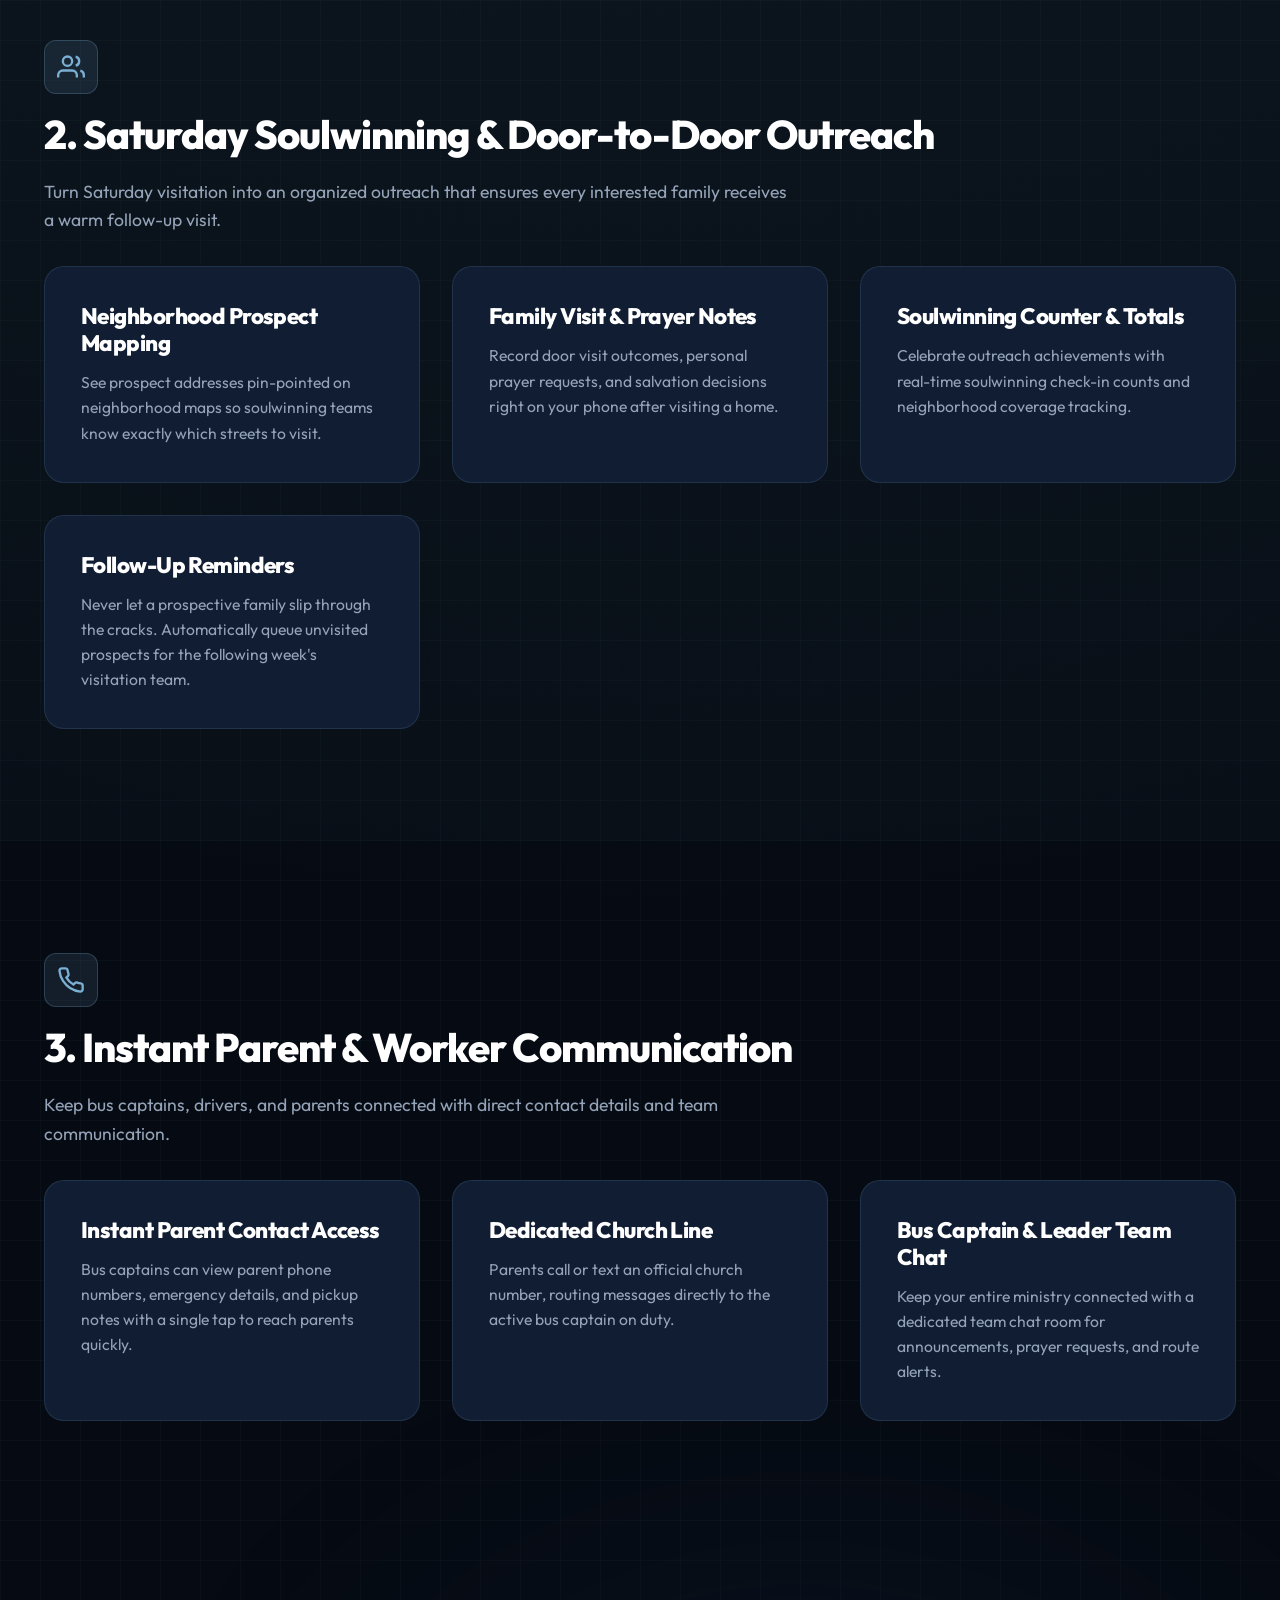
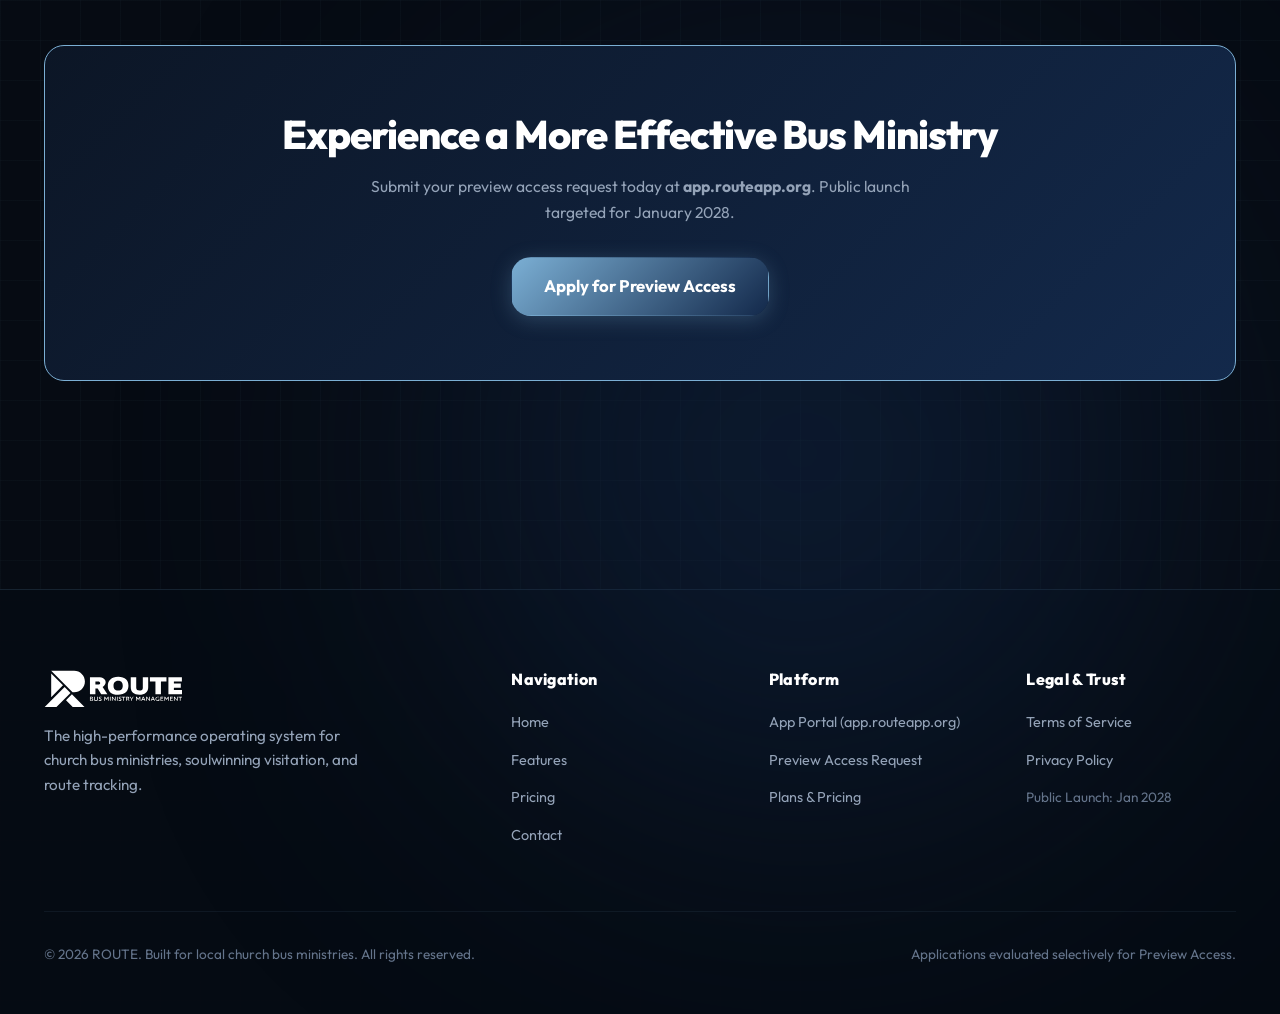
<file: features/index.html>
<!DOCTYPE html>
<html lang="en">
<head>
    <meta charset="UTF-8">
    <meta name="viewport" content="width=device-width, initial-scale=1.0">
    <title>Features - ROUTE Church Bus & Outreach Ministry Platform</title>
    <meta name="description" content="Discover how ROUTE helps local church bus captains, drivers, and soulwinning directors run safer, faster, and more effective outreach.">
    
    <!-- Favicon & Icons -->
    <link rel="icon" type="image/x-icon" href="../favicon.ico">
    <link rel="icon" type="image/svg+xml" href="../favicon.svg">
    <link rel="apple-touch-icon" href="../apple-touch-icon.png">

    <!-- Fonts -->
    <link rel="preconnect" href="https://fonts.googleapis.com">
    <link rel="preconnect" href="https://fonts.gstatic.com" crossorigin>
    <link href="https://fonts.googleapis.com/css2?family=Outfit:wght@300;400;500;600;700;800;900&display=swap" rel="stylesheet">

    <!-- Custom Stylesheet -->
    <link rel="stylesheet" href="../css/style.css">
</head>
<body>

    <!-- Ambient Background Glows -->
    <div class="ambient-glow glow-top-left"></div>
    <div class="ambient-glow glow-bottom-right"></div>

    <!-- Navigation Bar -->
    <header class="navbar">
        <div class="container nav-content">
            <a href="../" class="brand-logo">
                <img src="../images/logos/Logo Horizontal White.svg" alt="ROUTE Logo" height="38">
            </a>

            <nav class="nav-links">
                <a href="../">Home</a>
                <a href="../features/" class="active">Features</a>
                <a href="../pricing/">Pricing</a>
                <a href="../contact/">Contact</a>
            </nav>

            <div class="nav-actions">
                <div class="badge badge-preview">
                    <span class="badge-dot"></span>
                    Preview Access
                </div>
                <a href="https://app.routeapp.org" class="btn btn-primary" data-open-modal="preview">
                    Apply for Preview
                    <svg class="btn-icon" viewBox="0 0 24 24"><path d="M5 12h14M12 5l7 7-7 7"/></svg>
                </a>
            </div>

            <button class="mobile-toggle" aria-label="Toggle Navigation Menu">
                <svg viewBox="0 0 24 24" fill="none" stroke="currentColor" stroke-width="2"><path d="M4 6h16M4 12h16M4 18h16"/></svg>
            </button>
        </div>
    </header>

    <!-- Mobile Drawer -->
    <div class="mobile-drawer">
        <nav class="nav-links">
            <a href="../">Home</a>
            <a href="../features/" class="active">Features</a>
            <a href="../pricing/">Pricing</a>
            <a href="../contact/">Contact</a>
            <a href="../terms/">Terms of Service</a>
            <a href="../privacy/">Privacy Policy</a>
        </nav>
        <a href="https://app.routeapp.org" class="btn btn-primary" data-open-modal="preview">Apply for Preview Access</a>
    </div>

    <!-- Header Hero -->
    <section class="section" style="padding-top: 10rem; padding-bottom: 3rem;">
        <div class="container text-center">
            <div class="badge badge-preview reveal" style="margin-bottom: 1rem;">Built by an Active Bus Captain</div>
            <h1 class="gradient-text reveal" style="font-size: 3.5rem; max-width: 880px; margin: 0 auto 1.5rem auto;">
                Rider Attendance, Saturday Soulwinning, Bus Routing — Unified
            </h1>
            <p class="reveal" style="font-size: 1.2rem; max-width: 760px; margin: 0 auto 2.5rem auto;">
                ROUTE was built by an active bus captain for his church bus route—not by a large corporation, mega church, or someone who doesn't understand local church bus ministry.
            </p>

            <div class="preview-banner reveal">
                <div class="preview-banner-text">
                    <svg class="btn-icon" style="color: #7bafd4; width:24px; height:24px;" viewBox="0 0 24 24" fill="none" stroke="currentColor"><circle cx="12" cy="12" r="10"/><path d="M12 8v4M12 16h.01"/></svg>
                    <p>
                        <strong>Selective Preview:</strong> Apply at <strong>app.routeapp.org</strong> to join our early partner program before public release in <strong>January 2028</strong>.
                    </p>
                </div>
                <a href="https://app.routeapp.org" class="btn btn-primary" style="padding: 0.5rem 1rem; font-size: 0.85rem;" data-open-modal="preview">Request Access</a>
            </div>
        </div>
    </section>

    <!-- Category 1: Sunday Bus Operations -->
    <section class="section">
        <div class="container">
            <div class="reveal">
                <div class="card-icon" style="margin-bottom: 1rem;">
                    <svg viewBox="0 0 24 24" fill="none" stroke="currentColor"><path d="M19 17h2c.6 0 1-.4 1-1v-3c0-.9-.7-1.7-1.5-1.9C18.7 10.6 16 10 16 10s-1.3-1.4-2.2-2.3c-.5-.4-1.1-.7-1.8-.7H5c-1.1 0-2 .9-2 2v7c0 .6.4 1 1 1h2"/></svg>
                </div>
                <h2 style="font-size: 2.5rem; margin-bottom: 1.25rem;">1. Sunday Morning Bus & Van Operations</h2>
                <p style="font-size: 1.1rem; margin-bottom: 2rem; max-width: 750px;">
                    Eliminate clipboard confusion and make Sunday morning runs efficient, safe, and stress-free for your bus captains and drivers.
                </p>

                <div class="feature-grid">
                    <div class="card">
                        <h3>1-Tap Rider Check-In</h3>
                        <p>Bus captains tap a photo profile to mark a child present. Includes emergency phone numbers, parent contact names, and special allergy notes.</p>
                    </div>
                    <div class="card">
                        <h3>Smart Driver Stop Ordering</h3>
                        <p>ROUTE automatically orders stops to minimize driving distance, saving gas and getting workers home on time every Sunday.</p>
                    </div>
                    <div class="card">
                        <h3>Driver & Helper Coordination</h3>
                        <p>Assign specific roles to drivers, captains, and assistant helpers so everyone knows their responsibilities on the route.</p>
                    </div>
                    <div class="card">
                        <h3>Vehicle Inspection Logs</h3>
                        <p>Track fuel levels, oil changes, tire pressure, and safety inspection logs to keep your church fleet safe and road-ready.</p>
                    </div>
                </div>
            </div>
        </div>
    </section>

    <!-- Category 2: Saturday Soulwinning & Outreach -->
    <section class="section" style="background: rgba(123, 175, 212, 0.02);">
        <div class="container">
            <div class="reveal">
                <div class="card-icon" style="margin-bottom: 1rem;">
                    <svg viewBox="0 0 24 24" fill="none" stroke="currentColor"><path d="M17 21v-2a4 4 0 0 0-4-4H5a4 4 0 0 0-4 4v2"/><circle cx="9" cy="7" r="4"/><path d="M23 21v-2a4 4 0 0 0-3-3.87"/><path d="M16 3.13a4 4 0 0 1 0 7.75"/></svg>
                </div>
                <h2 style="font-size: 2.5rem; margin-bottom: 1.25rem;">2. Saturday Soulwinning & Door-to-Door Outreach</h2>
                <p style="font-size: 1.1rem; margin-bottom: 2rem; max-width: 750px;">
                    Turn Saturday visitation into an organized outreach that ensures every interested family receives a warm follow-up visit.
                </p>

                <div class="feature-grid">
                    <div class="card">
                        <h3>Neighborhood Prospect Mapping</h3>
                        <p>See prospect addresses pin-pointed on neighborhood maps so soulwinning teams know exactly which streets to visit.</p>
                    </div>
                    <div class="card">
                        <h3>Family Visit & Prayer Notes</h3>
                        <p>Record door visit outcomes, personal prayer requests, and salvation decisions right on your phone after visiting a home.</p>
                    </div>
                    <div class="card">
                        <h3>Soulwinning Counter & Totals</h3>
                        <p>Celebrate outreach achievements with real-time soulwinning check-in counts and neighborhood coverage tracking.</p>
                    </div>
                    <div class="card">
                        <h3>Follow-Up Reminders</h3>
                        <p>Never let a prospective family slip through the cracks. Automatically queue unvisited prospects for the following week's visitation team.</p>
                    </div>
                </div>
            </div>
        </div>
    </section>

    <!-- Category 3: Parent & Team Communications -->
    <section class="section">
        <div class="container">
            <div class="reveal">
                <div class="card-icon" style="margin-bottom: 1rem;">
                    <svg viewBox="0 0 24 24" fill="none" stroke="currentColor"><path d="M22 16.92v3a2 2 0 0 1-2.18 2 19.79 19.79 0 0 1-8.63-3.07 19.5 19.5 0 0 1-6-6 19.79 19.79 0 0 1-3.07-8.67A2 2 0 0 1 4.11 2h3a2 2 0 0 1 2 1.72c.127.96.361 1.903.7 2.81a2 2 0 0 1-.45 2.11L8.09 9.91a16 16 0 0 0 6 6l1.27-1.27a2 2 0 0 1 2.11-.45c.907.339 1.85.573 2.81.7A2 2 0 0 1 22 16.92z"/></svg>
                </div>
                <h2 style="font-size: 2.5rem; margin-bottom: 1.25rem;">3. Instant Parent & Worker Communication</h2>
                <p style="font-size: 1.1rem; margin-bottom: 2rem; max-width: 750px;">
                    Keep bus captains, drivers, and parents connected with direct contact details and team communication.
                </p>

                <div class="feature-grid">
                    <div class="card">
                        <h3>Instant Parent Contact Access</h3>
                        <p>Bus captains can view parent phone numbers, emergency details, and pickup notes with a single tap to reach parents quickly.</p>
                    </div>
                    <div class="card">
                        <h3>Dedicated Church Line</h3>
                        <p>Parents call or text an official church number, routing messages directly to the active bus captain on duty.</p>
                    </div>
                    <div class="card">
                        <h3>Bus Captain & Leader Team Chat</h3>
                        <p>Keep your entire ministry connected with a dedicated team chat room for announcements, prayer requests, and route alerts.</p>
                    </div>
                </div>
            </div>
        </div>
    </section>

    <!-- CTA Section -->
    <section class="section">
        <div class="container">
            <div class="card reveal" style="text-align:center; padding: 4rem 2rem; background: linear-gradient(135deg, #0c1626 0%, #13294b 100%); border-color: #7bafd4;">
                <h2 style="font-size: 2.5rem; margin-bottom: 1rem;">Experience a More Effective Bus Ministry</h2>
                <p style="max-width: 600px; margin: 0 auto 2rem auto;">
                    Submit your preview access request today at <strong>app.routeapp.org</strong>. Public launch targeted for January 2028.
                </p>
                <a href="https://app.routeapp.org" class="btn btn-primary btn-lg" data-open-modal="preview">Apply for Preview Access</a>
            </div>
        </div>
    </section>

    <!-- Footer -->
    <footer class="footer">
        <div class="container">
            <div class="footer-grid">
                <div class="footer-brand">
                    <a href="../" class="brand-logo">
                        <img src="../images/logos/Logo Horizontal White.svg" alt="ROUTE Logo" height="34">
                    </a>
                    <p>The high-performance operating system for church bus ministries, soulwinning visitation, and route tracking.</p>
                </div>

                <div class="footer-col">
                    <h4>Navigation</h4>
                    <ul class="footer-links">
                        <li><a href="../">Home</a></li>
                        <li><a href="../features/">Features</a></li>
                        <li><a href="../pricing/">Pricing</a></li>
                        <li><a href="../contact/">Contact</a></li>
                    </ul>
                </div>

                <div class="footer-col">
                    <h4>Platform</h4>
                    <ul class="footer-links">
                        <li><a href="https://app.routeapp.org" target="_blank">App Portal (app.routeapp.org)</a></li>
                        <li><a href="https://app.routeapp.org" data-open-modal="preview">Preview Access Request</a></li>
                        <li><a href="../pricing/">Plans & Pricing</a></li>
                    </ul>
                </div>

                <div class="footer-col">
                    <h4>Legal & Trust</h4>
                    <ul class="footer-links">
                        <li><a href="../terms/">Terms of Service</a></li>
                        <li><a href="../privacy/">Privacy Policy</a></li>
                        <li><span style="color:#64748b; font-size:0.85rem;">Public Launch: Jan 2028</span></li>
                    </ul>
                </div>
            </div>

            <div class="footer-bottom">
                <div>&copy; 2026 ROUTE. Built for local church bus ministries. All rights reserved.</div>
                <div>Applications evaluated selectively for Preview Access.</div>
            </div>
        </div>
    </footer>

    <!-- Preview Modal -->
    <div class="modal-overlay" id="preview-modal">
        <div class="modal-content">
            <button class="modal-close" aria-label="Close modal">&times;</button>
            <div style="text-align:center; margin-bottom: 1.5rem;">
                <div class="badge badge-preview" style="margin-bottom:0.75rem;">Preview Access Request</div>
                <h3 style="font-size:1.8rem; margin-bottom:0.5rem;">Join The ROUTE Preview</h3>
                <p style="font-size:0.9rem;">
                    ROUTE is currently in selective preview. Requests are evaluated manually prior to our public launch in <strong>January 2028</strong>.
                </p>
            </div>

            <form id="preview-access-form">
                <div class="form-group">
                    <label class="form-label" for="modal-church">Church Name</label>
                    <input type="text" id="modal-church" class="form-input" placeholder="e.g. Grace Baptist Church" required>
                </div>
                <div class="form-group">
                    <label class="form-label" for="modal-name">Contact Person</label>
                    <input type="text" id="modal-name" class="form-input" placeholder="Pastor or Bus Director Name" required>
                </div>
                <div class="form-group">
                    <label class="form-label" for="modal-email">Email Address</label>
                    <input type="email" id="modal-email" class="form-input" placeholder="pastor@church.org" required>
                </div>
                <div class="form-group">
                    <label class="form-label" for="modal-buses">Number of Bus / Van Routes</label>
                    <select id="modal-buses" class="form-select">
                        <option value="1-2">1 - 2 Routes</option>
                        <option value="3-5">3 - 5 Routes</option>
                        <option value="6-10">6 - 10 Routes</option>
                        <option value="10+">10+ Routes</option>
                    </select>
                </div>
                <button type="submit" class="btn btn-primary" style="width:100%; margin-top:1rem;">
                    Submit Application
                </button>
            </form>

            <div id="form-success-message" style="display:none; text-align:center; padding:2rem 0;">
                <svg class="btn-icon" style="width:48px; height:48px; color:#34d399; margin-bottom:1rem;" viewBox="0 0 24 24" fill="none" stroke="currentColor"><circle cx="12" cy="12" r="10"/><path d="M9 12l2 2 4-4"/></svg>
                <h4 style="font-size:1.4rem; margin-bottom:0.5rem; color:#fff;">Application Received</h4>
                <p style="font-size:0.9rem; margin-bottom:1.5rem;">
                    Thank you! Your preview access request has been submitted for review. You can also log in directly or check status at <strong>app.routeapp.org</strong>.
                </p>
                <a href="https://app.routeapp.org" class="btn btn-secondary" target="_blank">Visit app.routeapp.org</a>
            </div>
        </div>
    </div>

    <!-- Main JavaScript Engine -->
    <script src="../js/main.js"></script>
</body>
</html>
</file>
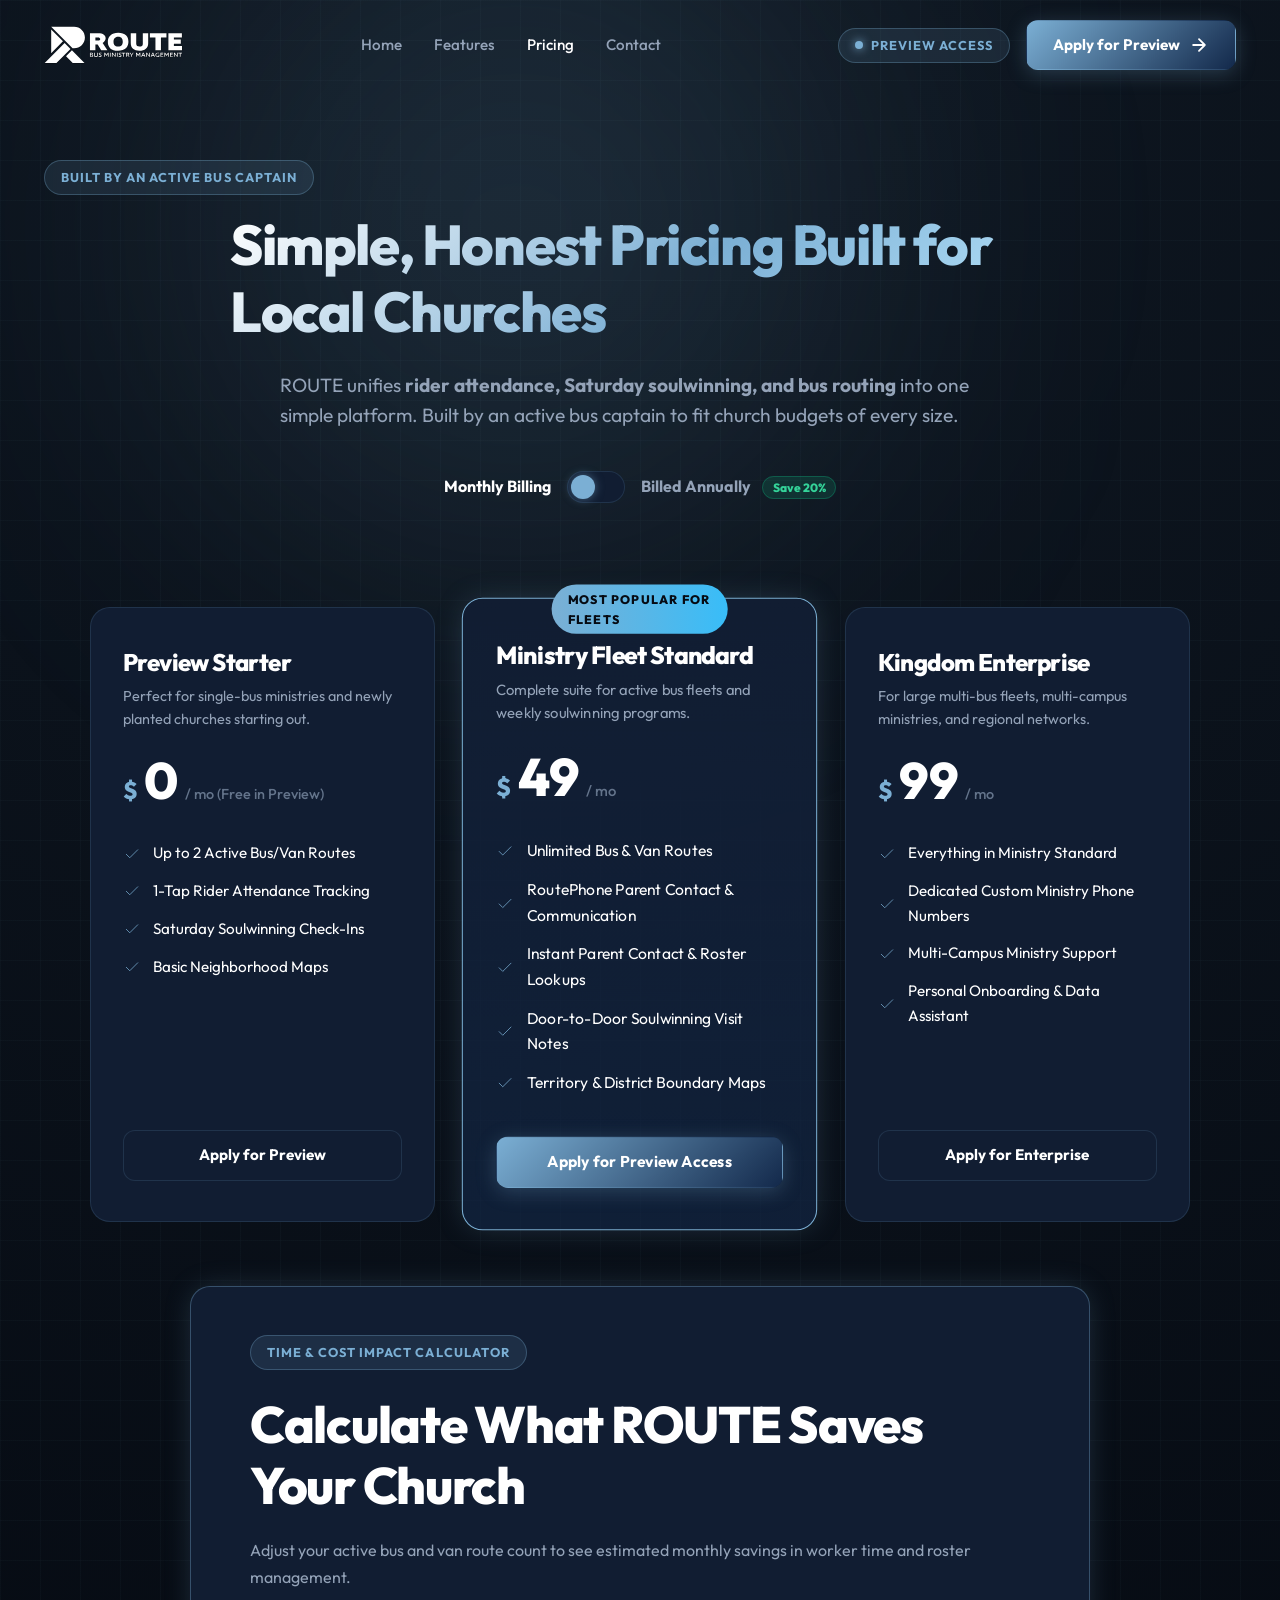
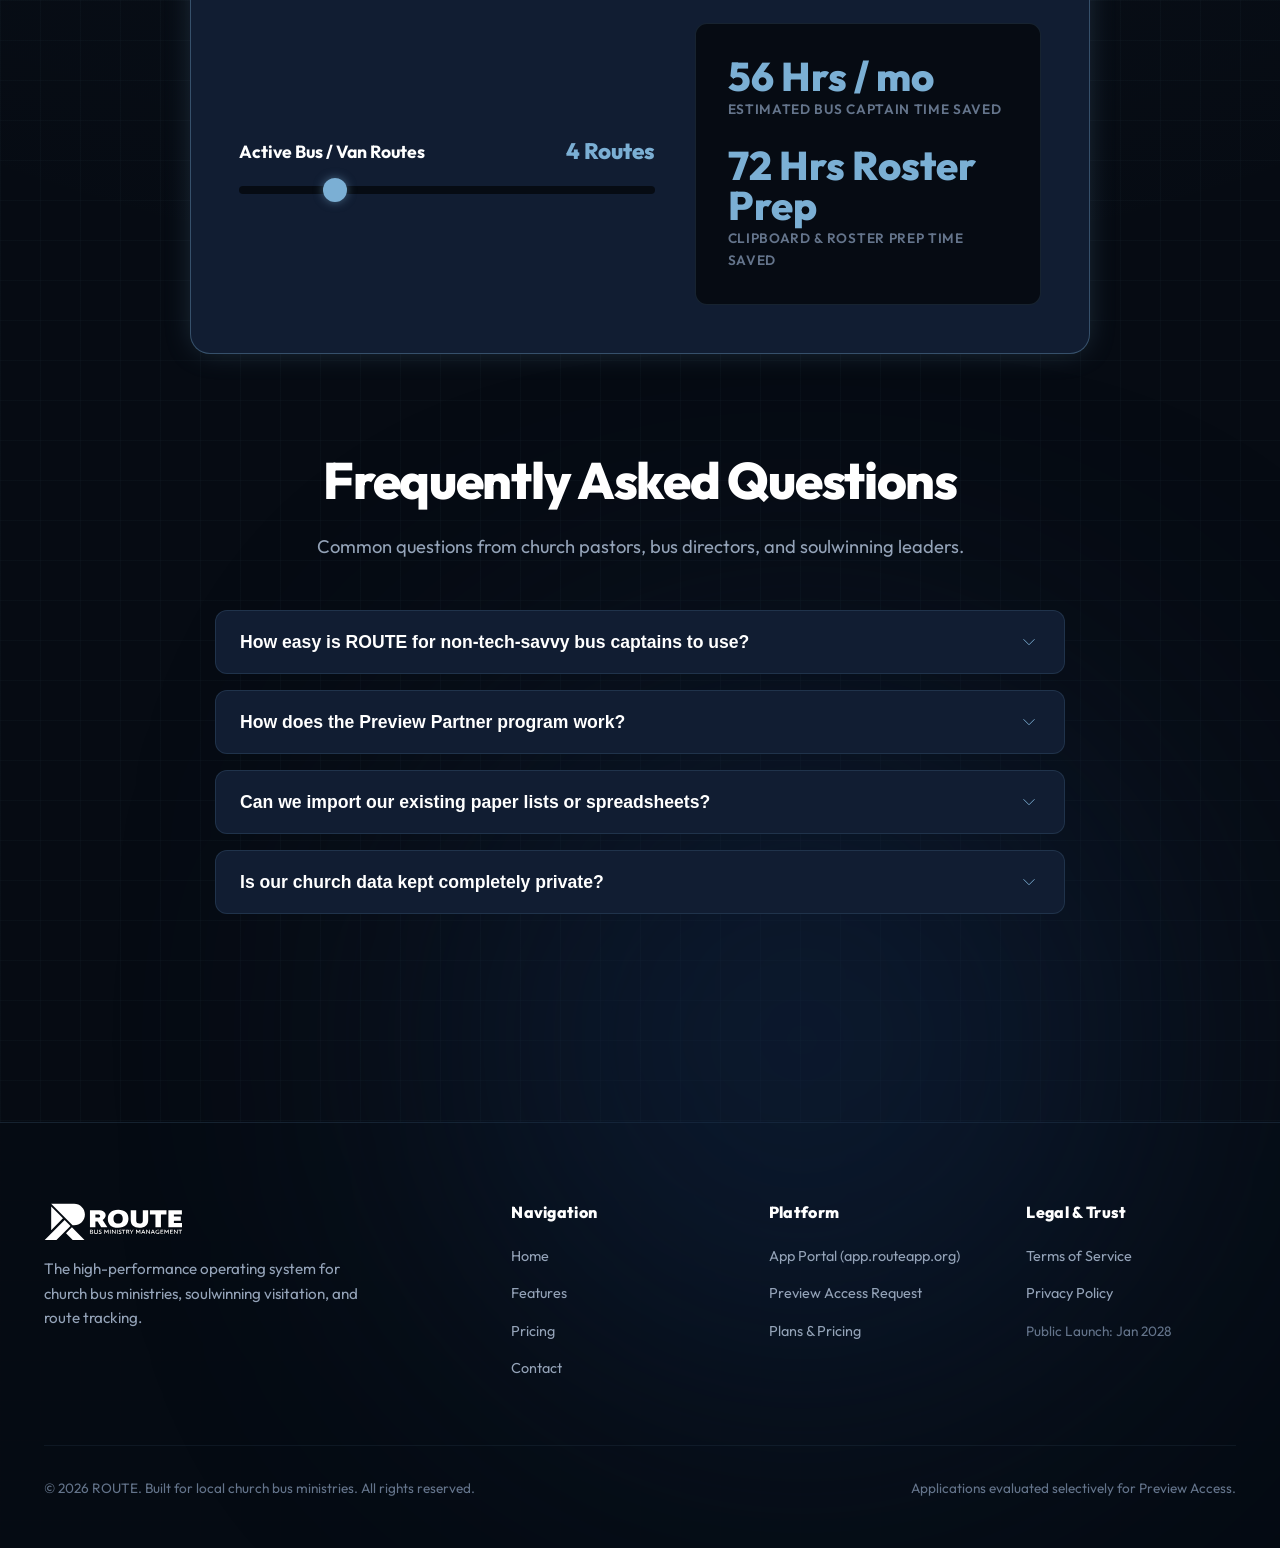
<file: pricing/index.html>
<!DOCTYPE html>
<html lang="en">
<head>
    <meta charset="UTF-8">
    <meta name="viewport" content="width=device-width, initial-scale=1.0">
    <title>Pricing & Plans - ROUTE Church Bus & Outreach Ministry Platform</title>
    <meta name="description" content="Simple, ministry-friendly pricing for ROUTE church bus management and soulwinning software. Lock in early partner pricing prior to public release.">
    
    <!-- Favicon & Icons -->
    <link rel="icon" type="image/x-icon" href="../favicon.ico">
    <link rel="icon" type="image/svg+xml" href="../favicon.svg">
    <link rel="apple-touch-icon" href="../apple-touch-icon.png">

    <!-- Fonts -->
    <link rel="preconnect" href="https://fonts.googleapis.com">
    <link rel="preconnect" href="https://fonts.gstatic.com" crossorigin>
    <link href="https://fonts.googleapis.com/css2?family=Outfit:wght@300;400;500;600;700;800;900&display=swap" rel="stylesheet">

    <!-- Custom Stylesheet -->
    <link rel="stylesheet" href="../css/style.css">
</head>
<body>

    <!-- Ambient Background Glows -->
    <div class="ambient-glow glow-top-left"></div>
    <div class="ambient-glow glow-bottom-right"></div>

    <!-- Navigation Bar -->
    <header class="navbar">
        <div class="container nav-content">
            <a href="../" class="brand-logo">
                <img src="../images/logos/Logo Horizontal White.svg" alt="ROUTE Logo" height="38">
            </a>

            <nav class="nav-links">
                <a href="../">Home</a>
                <a href="../features/">Features</a>
                <a href="../pricing/" class="active">Pricing</a>
                <a href="../contact/">Contact</a>
            </nav>

            <div class="nav-actions">
                <div class="badge badge-preview">
                    <span class="badge-dot"></span>
                    Preview Access
                </div>
                <a href="https://app.routeapp.org" class="btn btn-primary" data-open-modal="preview">
                    Apply for Preview
                    <svg class="btn-icon" viewBox="0 0 24 24"><path d="M5 12h14M12 5l7 7-7 7"/></svg>
                </a>
            </div>

            <button class="mobile-toggle" aria-label="Toggle Navigation Menu">
                <svg viewBox="0 0 24 24" fill="none" stroke="currentColor" stroke-width="2"><path d="M4 6h16M4 12h16M4 18h16"/></svg>
            </button>
        </div>
    </header>

    <!-- Mobile Drawer -->
    <div class="mobile-drawer">
        <nav class="nav-links">
            <a href="../">Home</a>
            <a href="../features/">Features</a>
            <a href="../pricing/" class="active">Pricing</a>
            <a href="../contact/">Contact</a>
            <a href="../terms/">Terms of Service</a>
            <a href="../privacy/">Privacy Policy</a>
        </nav>
        <a href="https://app.routeapp.org" class="btn btn-primary" data-open-modal="preview">Apply for Preview Access</a>
    </div>

    <!-- Pricing Hero Section -->
    <section class="section" style="padding-top: 10rem; padding-bottom: 3rem;">
        <div class="container text-center">
            <div class="badge badge-preview reveal" style="margin-bottom: 1rem;">Built by an Active Bus Captain</div>
            <h1 class="gradient-text reveal" style="font-size: 3.5rem; max-width: 820px; margin: 0 auto 1.5rem auto;">
                Simple, Honest Pricing Built for Local Churches
            </h1>
            <p class="reveal" style="font-size: 1.2rem; max-width: 720px; margin: 0 auto 2.5rem auto;">
                ROUTE unifies <strong>rider attendance, Saturday soulwinning, and bus routing</strong> into one simple platform. Built by an active bus captain to fit church budgets of every size.
            </p>

            <!-- Billing Toggle Switch -->
            <div class="pricing-toggle-wrapper reveal">
                <span class="pricing-toggle-label active" id="label-monthly">Monthly Billing</span>
                <div class="toggle-switch" id="pricing-toggle" role="button" aria-label="Toggle annual or monthly pricing">
                    <div class="toggle-switch-handle"></div>
                </div>
                <span class="pricing-toggle-label" id="label-annual">
                    Billed Annually
                    <span class="discount-badge">Save 20%</span>
                </span>
            </div>
        </div>
    </section>

    <!-- Pricing Cards Grid -->
    <section class="section" style="padding-top: 0;">
        <div class="container">
            <div class="pricing-grid reveal">
                <!-- Plan 1: Preview Starter -->
                <div class="pricing-card">
                    <div>
                        <h3>Preview Starter</h3>
                        <p>Perfect for single-bus ministries and newly planted churches starting out.</p>
                        <div class="pricing-price">
                            <span class="pricing-currency">$</span>
                            <span class="pricing-amount" data-monthly="0" data-annual="0">0</span>
                            <span class="pricing-period">/ mo (Free in Preview)</span>
                        </div>
                        <ul class="pricing-features">
                            <li>
                                <svg viewBox="0 0 24 24" fill="none" stroke="currentColor"><polyline points="20 6 9 17 4 12"/></svg>
                                Up to 2 Active Bus/Van Routes
                            </li>
                            <li>
                                <svg viewBox="0 0 24 24" fill="none" stroke="currentColor"><polyline points="20 6 9 17 4 12"/></svg>
                                1-Tap Rider Attendance Tracking
                            </li>
                            <li>
                                <svg viewBox="0 0 24 24" fill="none" stroke="currentColor"><polyline points="20 6 9 17 4 12"/></svg>
                                Saturday Soulwinning Check-Ins
                            </li>
                            <li>
                                <svg viewBox="0 0 24 24" fill="none" stroke="currentColor"><polyline points="20 6 9 17 4 12"/></svg>
                                Basic Neighborhood Maps
                            </li>
                        </ul>
                    </div>
                    <a href="https://app.routeapp.org" class="btn btn-secondary" style="width:100%;" data-open-modal="preview">Apply for Preview</a>
                </div>

                <!-- Plan 2: Ministry Standard (Featured) -->
                <div class="pricing-card featured">
                    <div class="pricing-popular-tag">Most Popular for Fleets</div>
                    <div>
                        <h3>Ministry Fleet Standard</h3>
                        <p>Complete suite for active bus fleets and weekly soulwinning programs.</p>
                        <div class="pricing-price">
                            <span class="pricing-currency">$</span>
                            <span class="pricing-amount" data-monthly="49" data-annual="39">49</span>
                            <span class="pricing-period">/ mo</span>
                        </div>
                        <ul class="pricing-features">
                            <li>
                                <svg viewBox="0 0 24 24" fill="none" stroke="currentColor"><polyline points="20 6 9 17 4 12"/></svg>
                                Unlimited Bus & Van Routes
                            </li>
                            <li>
                                <svg viewBox="0 0 24 24" fill="none" stroke="currentColor"><polyline points="20 6 9 17 4 12"/></svg>
                                RoutePhone Parent Contact & Communication
                            </li>
                            <li>
                                <svg viewBox="0 0 24 24" fill="none" stroke="currentColor"><polyline points="20 6 9 17 4 12"/></svg>
                                Instant Parent Contact & Roster Lookups
                            </li>
                            <li>
                                <svg viewBox="0 0 24 24" fill="none" stroke="currentColor"><polyline points="20 6 9 17 4 12"/></svg>
                                Door-to-Door Soulwinning Visit Notes
                            </li>
                            <li>
                                <svg viewBox="0 0 24 24" fill="none" stroke="currentColor"><polyline points="20 6 9 17 4 12"/></svg>
                                Territory & District Boundary Maps
                            </li>
                        </ul>
                    </div>
                    <a href="https://app.routeapp.org" class="btn btn-primary" style="width:100%;" data-open-modal="preview">Apply for Preview Access</a>
                </div>

                <!-- Plan 3: Kingdom Enterprise -->
                <div class="pricing-card">
                    <div>
                        <h3>Kingdom Enterprise</h3>
                        <p>For large multi-bus fleets, multi-campus ministries, and regional networks.</p>
                        <div class="pricing-price">
                            <span class="pricing-currency">$</span>
                            <span class="pricing-amount" data-monthly="99" data-annual="79">99</span>
                            <span class="pricing-period">/ mo</span>
                        </div>
                        <ul class="pricing-features">
                            <li>
                                <svg viewBox="0 0 24 24" fill="none" stroke="currentColor"><polyline points="20 6 9 17 4 12"/></svg>
                                Everything in Ministry Standard
                            </li>
                            <li>
                                <svg viewBox="0 0 24 24" fill="none" stroke="currentColor"><polyline points="20 6 9 17 4 12"/></svg>
                                Dedicated Custom Ministry Phone Numbers
                            </li>
                            <li>
                                <svg viewBox="0 0 24 24" fill="none" stroke="currentColor"><polyline points="20 6 9 17 4 12"/></svg>
                                Multi-Campus Ministry Support
                            </li>
                            <li>
                                <svg viewBox="0 0 24 24" fill="none" stroke="currentColor"><polyline points="20 6 9 17 4 12"/></svg>
                                Personal Onboarding & Data Assistant
                            </li>
                        </ul>
                    </div>
                    <a href="https://app.routeapp.org" class="btn btn-secondary" style="width:100%;" data-open-modal="preview">Apply for Enterprise</a>
                </div>
            </div>

            <!-- Interactive Savings & ROI Calculator -->
            <div class="calculator-card reveal">
                <div class="section-header" style="margin-bottom: 2rem; text-align: left;">
                    <div class="badge badge-preview" style="margin-bottom: 0.5rem;">Time & Cost Impact Calculator</div>
                    <h2>Calculate What ROUTE Saves Your Church</h2>
                    <p style="font-size: 1rem;">Adjust your active bus and van route count to see estimated monthly savings in worker time and roster management.</p>
                </div>

                <div class="calc-grid">
                    <div class="calc-slider-group">
                        <div class="calc-slider-header">
                            <label for="routes-slider">Active Bus / Van Routes</label>
                            <span class="calc-slider-value" id="routes-count-display">4 Routes</span>
                        </div>
                        <input type="range" id="routes-slider" class="calc-slider" min="1" max="15" value="4">
                    </div>

                    <div class="calc-results-box">
                        <div class="calc-result-item">
                            <span class="calc-result-number" id="hours-saved-display">56 Hrs / mo</span>
                            <span class="calc-result-label">Estimated Bus Captain Time Saved</span>
                        </div>
                        <div class="calc-result-item">
                            <span class="calc-result-number" id="calls-avoided-display">72 Hrs Roster Prep</span>
                            <span class="calc-result-label">Clipboard & Roster Prep Time Saved</span>
                        </div>
                    </div>
                </div>
            </div>

            <!-- FAQ Accordion -->
            <div class="section-header reveal" style="margin-top: 6rem; margin-bottom: 3rem;">
                <h2>Frequently Asked Questions</h2>
                <p>Common questions from church pastors, bus directors, and soulwinning leaders.</p>
            </div>

            <div class="faq-container reveal">
                <div class="faq-item">
                    <button class="faq-header">
                        <span>How easy is ROUTE for non-tech-savvy bus captains to use?</span>
                        <svg class="faq-icon" viewBox="0 0 24 24" fill="none" stroke="currentColor"><path d="M6 9l6 6 6-6"/></svg>
                    </button>
                    <div class="faq-body">
                        <p>Very simple! ROUTE was built by an active bus captain for his church bus route so any worker can open it on their smartphone or tablet and tap rider photos to take attendance. If a captain can use a basic smartphone app, they can use ROUTE effortlessly.</p>
                    </div>
                </div>

                <div class="faq-item">
                    <button class="faq-header">
                        <span>How does the Preview Partner program work?</span>
                        <svg class="faq-icon" viewBox="0 0 24 24" fill="none" stroke="currentColor"><path d="M6 9l6 6 6-6"/></svg>
                    </button>
                    <div class="faq-body">
                        <p>ROUTE is currently selectively onboarding early church partners to ensure one-on-one setup attention prior to our official public release in <strong>January 2028</strong>. You can submit your request at <strong>app.routeapp.org</strong>.</p>
                    </div>
                </div>

                <div class="faq-item">
                    <button class="faq-header">
                        <span>Can we import our existing paper lists or spreadsheets?</span>
                        <svg class="faq-icon" viewBox="0 0 24 24" fill="none" stroke="currentColor"><path d="M6 9l6 6 6-6"/></svg>
                    </button>
                    <div class="faq-body">
                        <p>Yes! You can upload existing rider rosters, parent phone numbers, and route stops via CSV or Excel spreadsheets in just a few clicks.</p>
                    </div>
                </div>

                <div class="faq-item">
                    <button class="faq-header">
                        <span>Is our church data kept completely private?</span>
                        <svg class="faq-icon" viewBox="0 0 24 24" fill="none" stroke="currentColor"><path d="M6 9l6 6 6-6"/></svg>
                    </button>
                    <div class="faq-body">
                        <p>100%. Your church's data belongs exclusively to your ministry. It is encrypted, strictly isolated from other organizations, and never shared or sold.</p>
                    </div>
                </div>
            </div>
        </div>
    </section>

    <!-- Footer -->
    <footer class="footer">
        <div class="container">
            <div class="footer-grid">
                <div class="footer-brand">
                    <a href="../" class="brand-logo">
                        <img src="../images/logos/Logo Horizontal White.svg" alt="ROUTE Logo" height="34">
                    </a>
                    <p>The high-performance operating system for church bus ministries, soulwinning visitation, and route tracking.</p>
                </div>

                <div class="footer-col">
                    <h4>Navigation</h4>
                    <ul class="footer-links">
                        <li><a href="../">Home</a></li>
                        <li><a href="../features/">Features</a></li>
                        <li><a href="../pricing/">Pricing</a></li>
                        <li><a href="../contact/">Contact</a></li>
                    </ul>
                </div>

                <div class="footer-col">
                    <h4>Platform</h4>
                    <ul class="footer-links">
                        <li><a href="https://app.routeapp.org" target="_blank">App Portal (app.routeapp.org)</a></li>
                        <li><a href="https://app.routeapp.org" data-open-modal="preview">Preview Access Request</a></li>
                        <li><a href="../pricing/">Plans & Pricing</a></li>
                    </ul>
                </div>

                <div class="footer-col">
                    <h4>Legal & Trust</h4>
                    <ul class="footer-links">
                        <li><a href="../terms/">Terms of Service</a></li>
                        <li><a href="../privacy/">Privacy Policy</a></li>
                        <li><span style="color:#64748b; font-size:0.85rem;">Public Launch: Jan 2028</span></li>
                    </ul>
                </div>
            </div>

            <div class="footer-bottom">
                <div>&copy; 2026 ROUTE. Built for local church bus ministries. All rights reserved.</div>
                <div>Applications evaluated selectively for Preview Access.</div>
            </div>
        </div>
    </footer>

    <!-- Preview Modal -->
    <div class="modal-overlay" id="preview-modal">
        <div class="modal-content">
            <button class="modal-close" aria-label="Close modal">&times;</button>
            <div style="text-align:center; margin-bottom: 1.5rem;">
                <div class="badge badge-preview" style="margin-bottom:0.75rem;">Preview Access Request</div>
                <h3 style="font-size:1.8rem; margin-bottom:0.5rem;">Join The ROUTE Preview</h3>
                <p style="font-size:0.9rem;">
                    ROUTE is currently in selective preview. Requests are evaluated manually prior to our public launch in <strong>January 2028</strong>.
                </p>
            </div>

            <form id="preview-access-form">
                <div class="form-group">
                    <label class="form-label" for="modal-church">Church Name</label>
                    <input type="text" id="modal-church" class="form-input" placeholder="e.g. Grace Baptist Church" required>
                </div>
                <div class="form-group">
                    <label class="form-label" for="modal-name">Contact Person</label>
                    <input type="text" id="modal-name" class="form-input" placeholder="Pastor or Bus Director Name" required>
                </div>
                <div class="form-group">
                    <label class="form-label" for="modal-email">Email Address</label>
                    <input type="email" id="modal-email" class="form-input" placeholder="pastor@church.org" required>
                </div>
                <div class="form-group">
                    <label class="form-label" for="modal-buses">Number of Bus / Van Routes</label>
                    <select id="modal-buses" class="form-select">
                        <option value="1-2">1 - 2 Routes</option>
                        <option value="3-5">3 - 5 Routes</option>
                        <option value="6-10">6 - 10 Routes</option>
                        <option value="10+">10+ Routes</option>
                    </select>
                </div>
                <button type="submit" class="btn btn-primary" style="width:100%; margin-top:1rem;">
                    Submit Application
                </button>
            </form>

            <div id="form-success-message" style="display:none; text-align:center; padding:2rem 0;">
                <svg class="btn-icon" style="width:48px; height:48px; color:#34d399; margin-bottom:1rem;" viewBox="0 0 24 24" fill="none" stroke="currentColor"><circle cx="12" cy="12" r="10"/><path d="M9 12l2 2 4-4"/></svg>
                <h4 style="font-size:1.4rem; margin-bottom:0.5rem; color:#fff;">Application Received</h4>
                <p style="font-size:0.9rem; margin-bottom:1.5rem;">
                    Thank you! Your preview access request has been submitted for review. You can also log in directly or check status at <strong>app.routeapp.org</strong>.
                </p>
                <a href="https://app.routeapp.org" class="btn btn-secondary" target="_blank">Visit app.routeapp.org</a>
            </div>
        </div>
    </div>

    <!-- Main JavaScript Engine -->
    <script src="../js/main.js"></script>
</body>
</html>
</file>
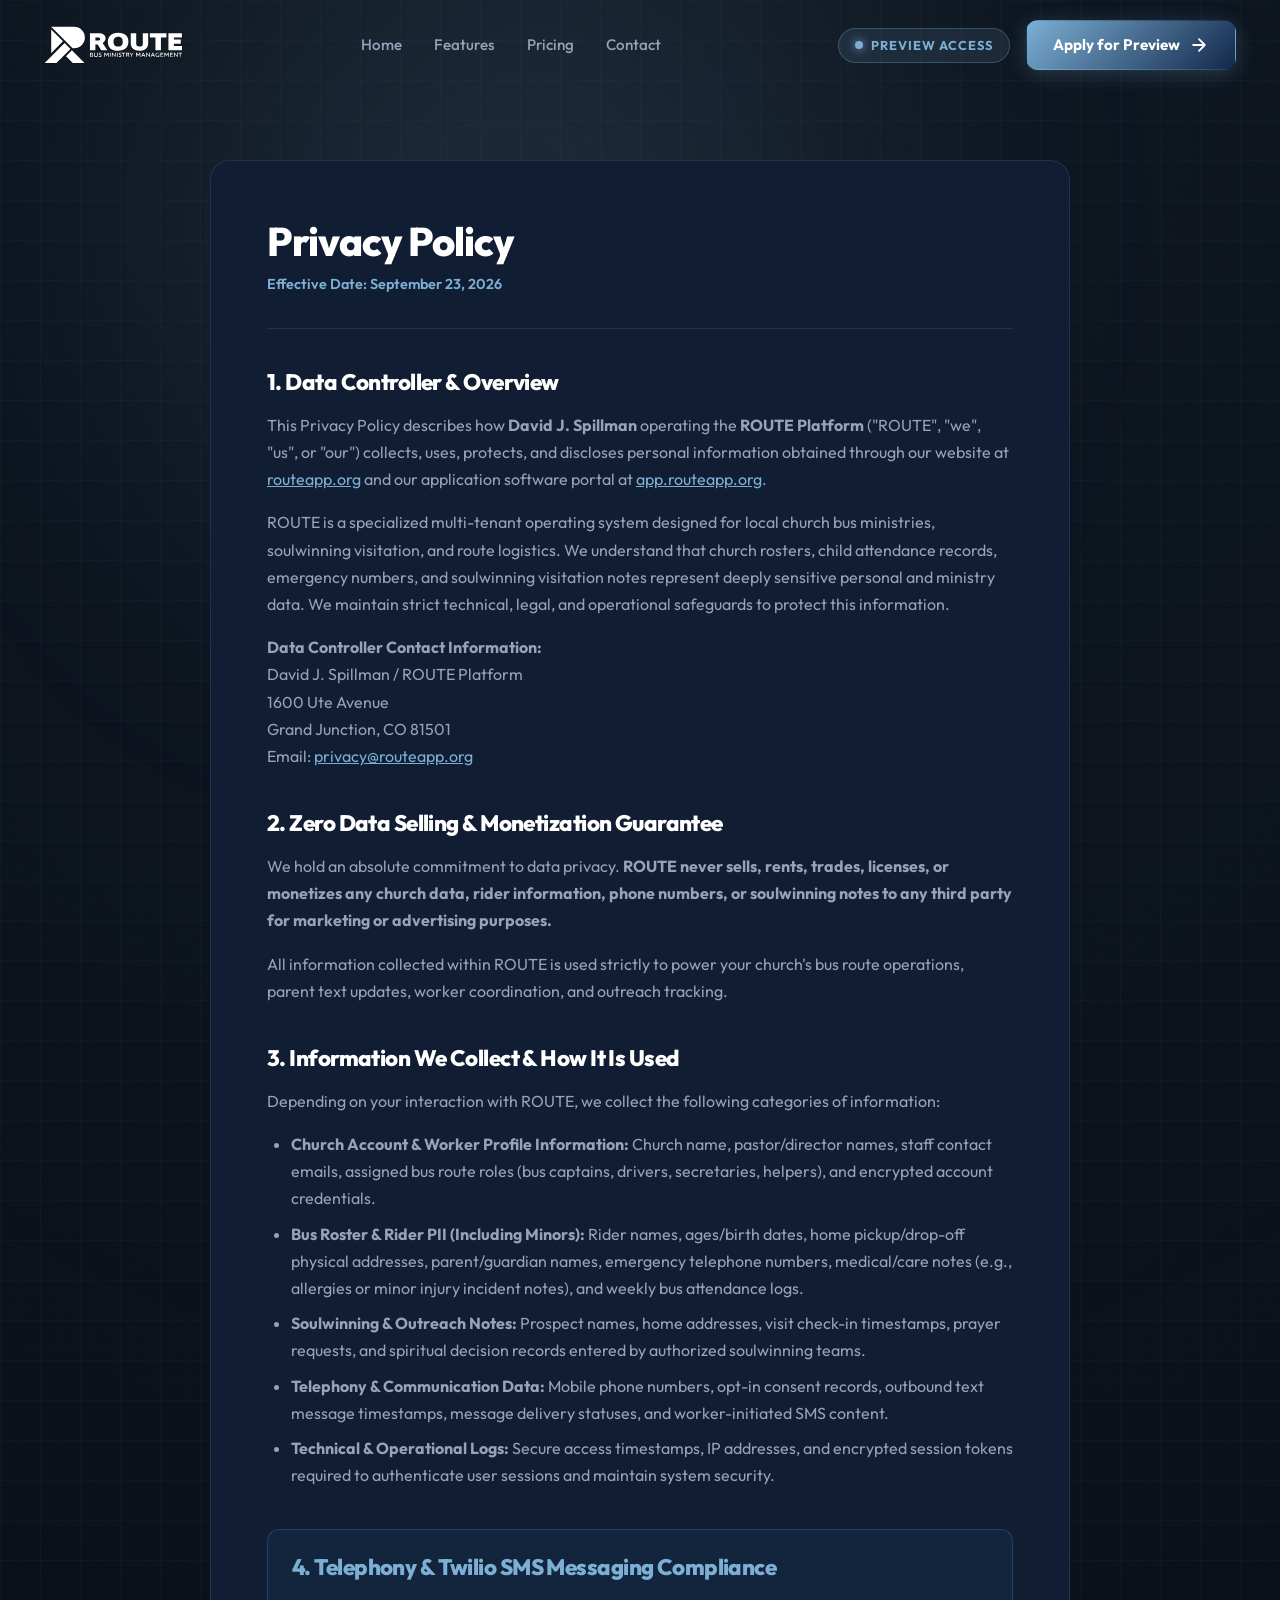
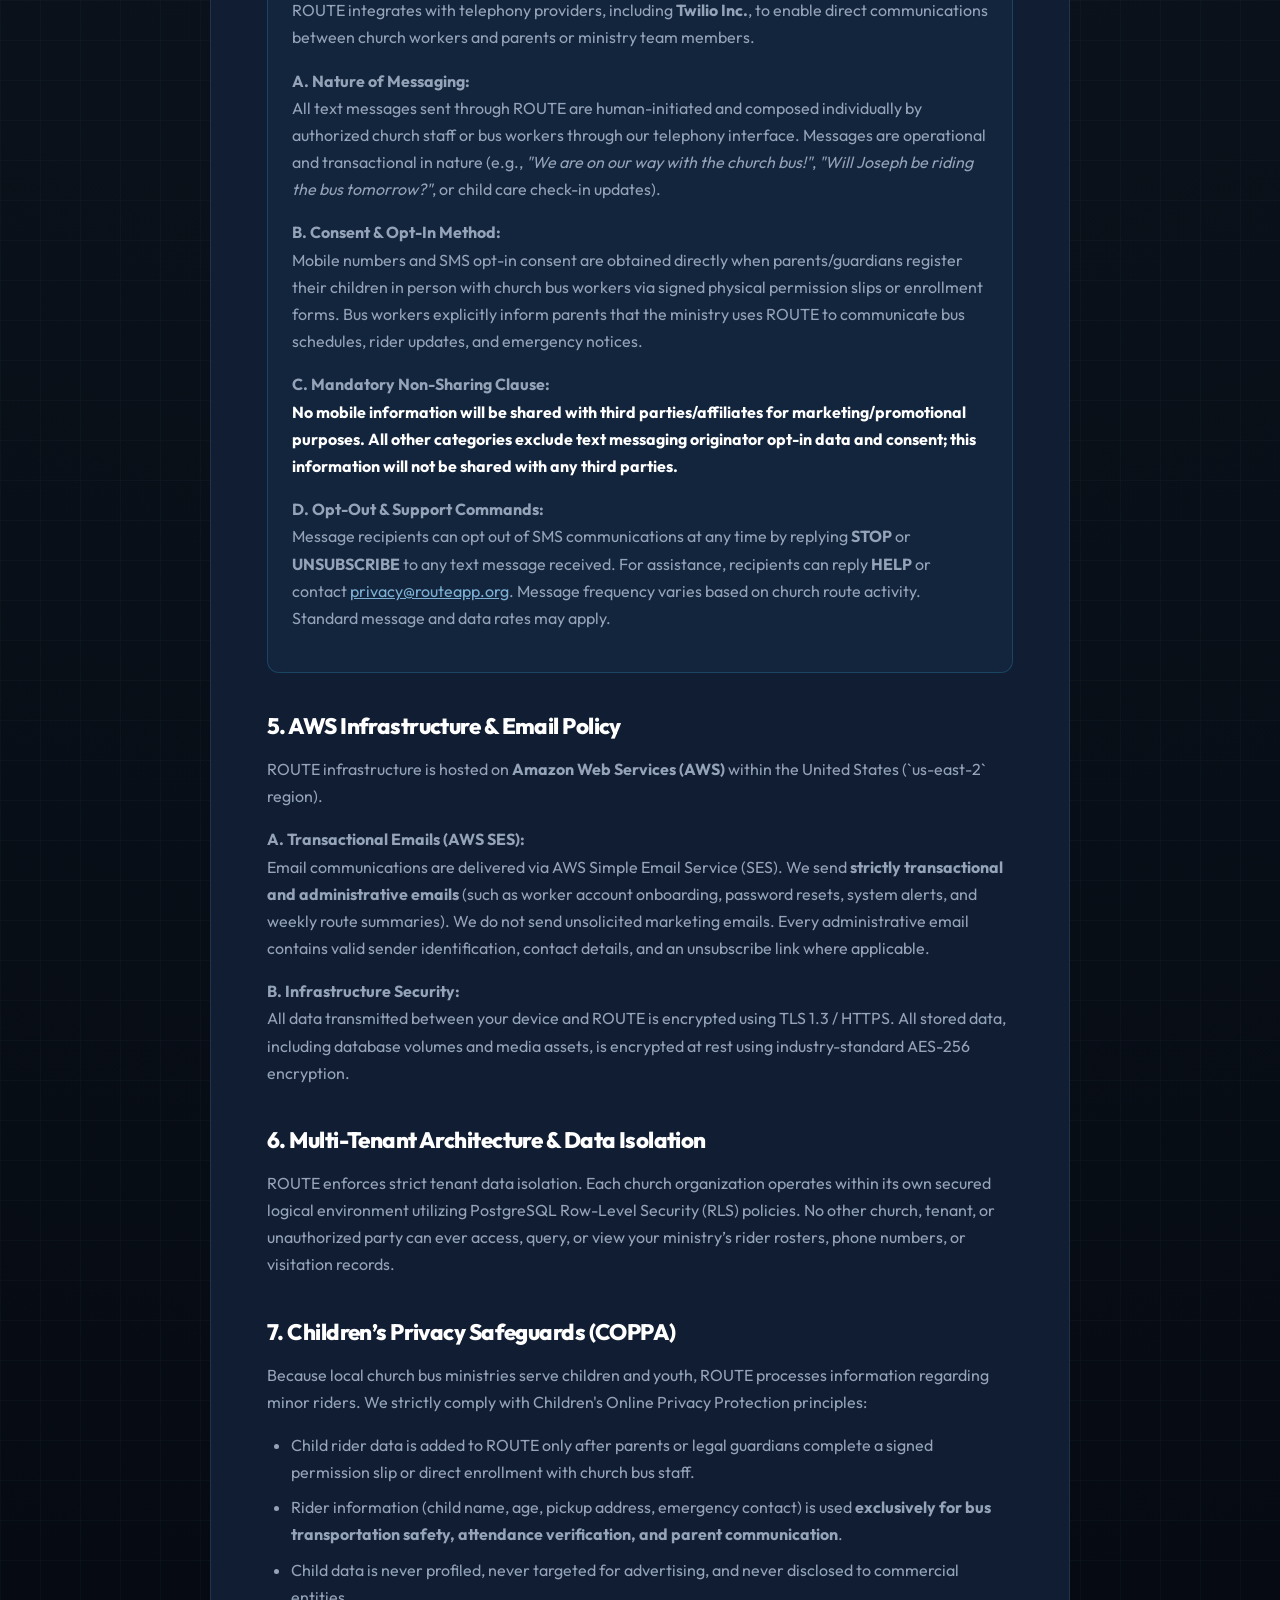
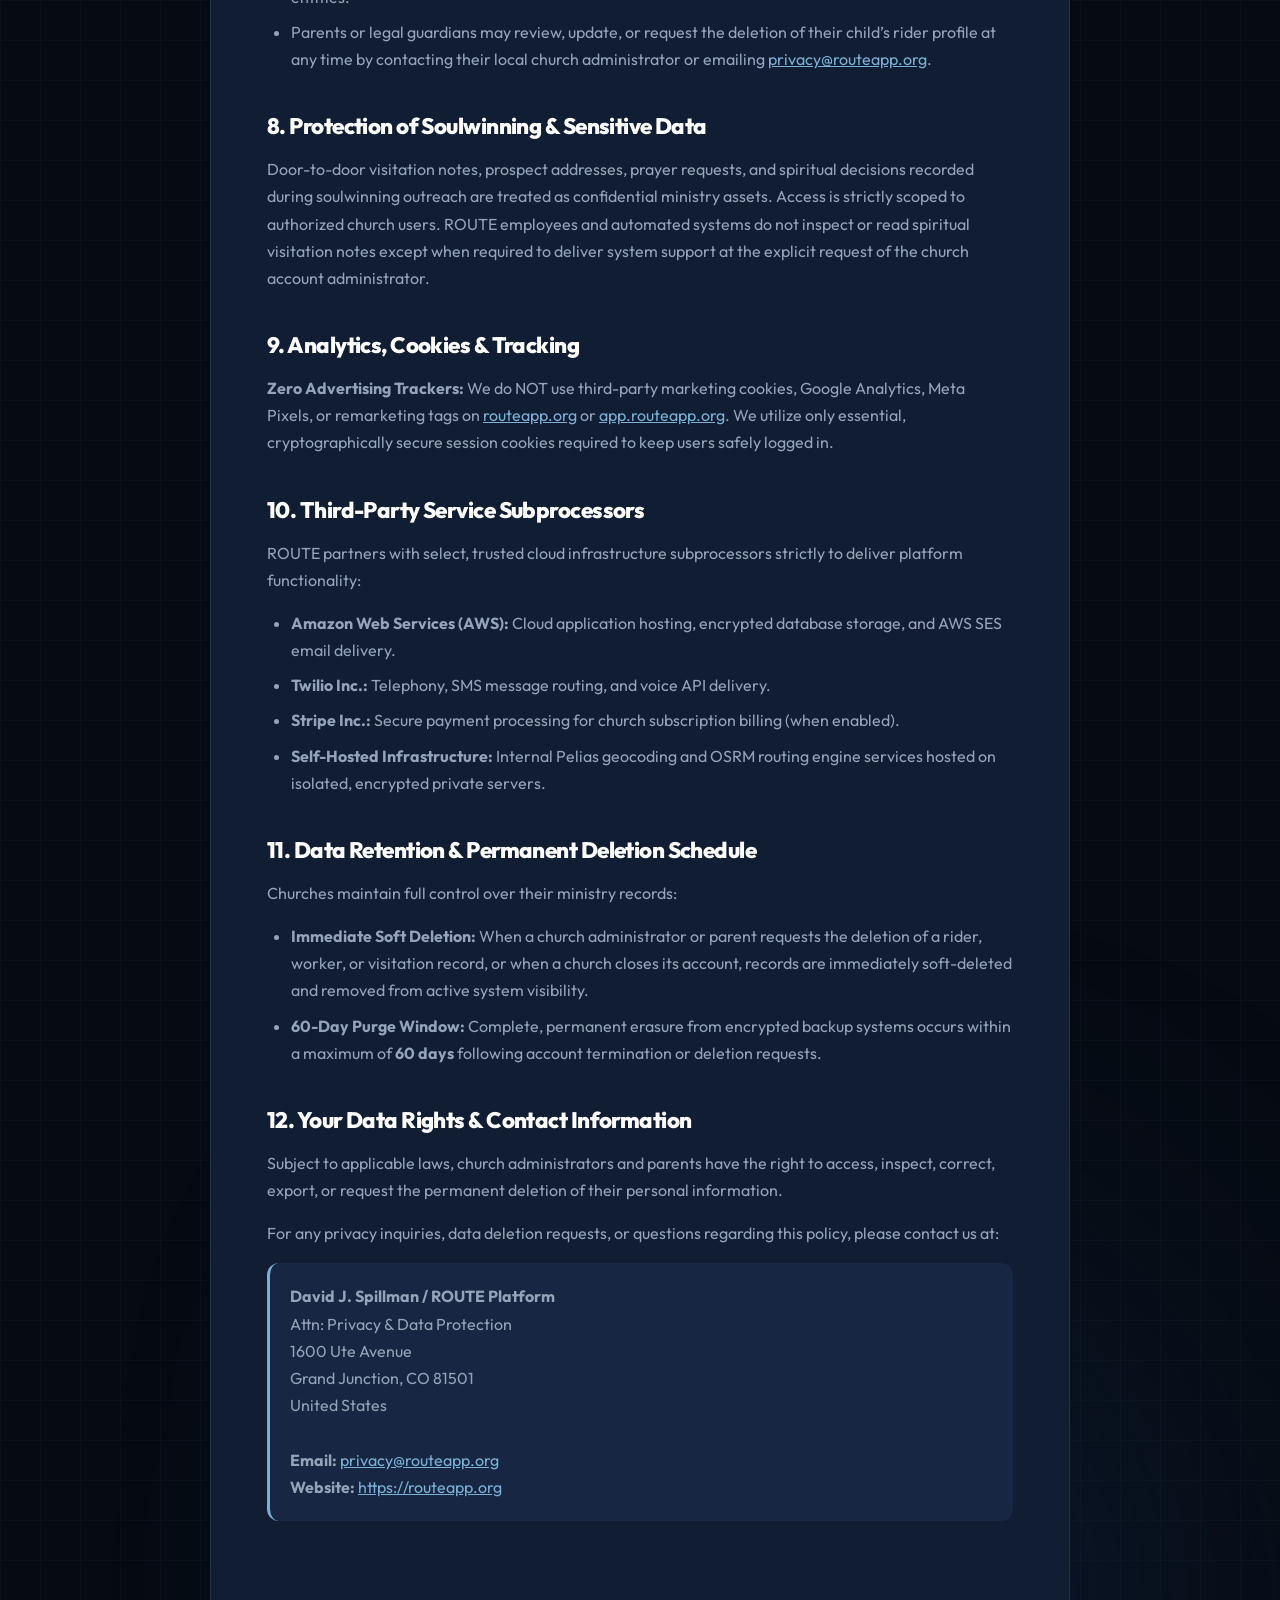
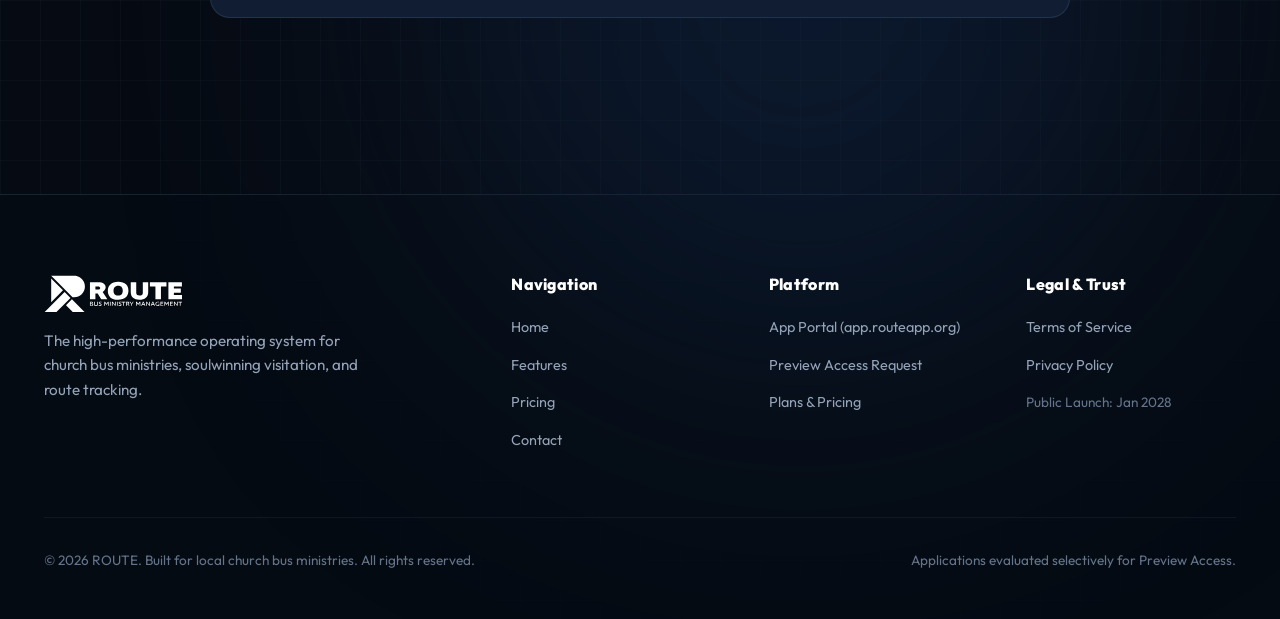
<file: privacy/index.html>
<!DOCTYPE html>
<html lang="en">
<head>
    <meta charset="UTF-8">
    <meta name="viewport" content="width=device-width, initial-scale=1.0">
    <title>Privacy Policy - ROUTE Platform</title>
    <meta name="description" content="Privacy Policy for ROUTE. Comprehensive data protection, Twilio SMS compliance, AWS infrastructure safeguards, rider confidentiality, and child safety standards.">
    
    <!-- Favicon & Icons -->
    <link rel="icon" type="image/x-icon" href="../favicon.ico">
    <link rel="icon" type="image/svg+xml" href="../favicon.svg">
    <link rel="apple-touch-icon" href="../apple-touch-icon.png">

    <!-- Fonts -->
    <link rel="preconnect" href="https://fonts.googleapis.com">
    <link rel="preconnect" href="https://fonts.gstatic.com" crossorigin>
    <link href="https://fonts.googleapis.com/css2?family=Outfit:wght@300;400;500;600;700;800;900&display=swap" rel="stylesheet">

    <!-- Custom Stylesheet -->
    <link rel="stylesheet" href="../css/style.css">
</head>
<body>

    <!-- Ambient Background Glows -->
    <div class="ambient-glow glow-top-left"></div>
    <div class="ambient-glow glow-bottom-right"></div>

    <!-- Navigation Bar -->
    <header class="navbar">
        <div class="container nav-content">
            <a href="../" class="brand-logo">
                <img src="../images/logos/Logo Horizontal White.svg" alt="ROUTE Logo" height="38">
            </a>

            <nav class="nav-links">
                <a href="../">Home</a>
                <a href="../features/">Features</a>
                <a href="../pricing/">Pricing</a>
                <a href="../contact/">Contact</a>
            </nav>

            <div class="nav-actions">
                <div class="badge badge-preview">
                    <span class="badge-dot"></span>
                    Preview Access
                </div>
                <a href="https://app.routeapp.org" class="btn btn-primary" data-open-modal="preview">
                    Apply for Preview
                    <svg class="btn-icon" viewBox="0 0 24 24"><path d="M5 12h14M12 5l7 7-7 7"/></svg>
                </a>
            </div>

            <button class="mobile-toggle" aria-label="Toggle Navigation Menu">
                <svg viewBox="0 0 24 24" fill="none" stroke="currentColor" stroke-width="2"><path d="M4 6h16M4 12h16M4 18h16"/></svg>
            </button>
        </div>
    </header>

    <!-- Mobile Drawer -->
    <div class="mobile-drawer">
        <nav class="nav-links">
            <a href="../">Home</a>
            <a href="../features/">Features</a>
            <a href="../pricing/">Pricing</a>
            <a href="../contact/">Contact</a>
            <a href="../terms/">Terms of Service</a>
            <a href="../privacy/" class="active">Privacy Policy</a>
        </nav>
        <a href="https://app.routeapp.org" class="btn btn-primary" data-open-modal="preview">Apply for Preview Access</a>
    </div>

    <!-- Legal Document Content -->
    <section class="section" style="padding-top: 10rem; padding-bottom: 5rem;">
        <div class="container">
            <div class="legal-container reveal active">
                <div class="legal-header">
                    <h1>Privacy Policy</h1>
                    <div class="legal-date">Effective Date: September 23, 2026</div>
                </div>

                <div class="legal-section">
                    <h2>1. Data Controller & Overview</h2>
                    <p>
                        This Privacy Policy describes how <strong>David J. Spillman</strong> operating the <strong>ROUTE Platform</strong> ("ROUTE", "we", "us", or "our") collects, uses, protects, and discloses personal information obtained through our website at <a href="https://routeapp.org" style="color: var(--color-brand-sky);">routeapp.org</a> and our application software portal at <a href="https://app.routeapp.org" style="color: var(--color-brand-sky);">app.routeapp.org</a>.
                    </p>
                    <p>
                        ROUTE is a specialized multi-tenant operating system designed for local church bus ministries, soulwinning visitation, and route logistics. We understand that church rosters, child attendance records, emergency numbers, and soulwinning visitation notes represent deeply sensitive personal and ministry data. We maintain strict technical, legal, and operational safeguards to protect this information.
                    </p>
                    <p>
                        <strong>Data Controller Contact Information:</strong><br>
                        David J. Spillman / ROUTE Platform<br>
                        1600 Ute Avenue<br>
                        Grand Junction, CO 81501<br>
                        Email: <a href="mailto:privacy@routeapp.org" style="color: var(--color-brand-sky);">privacy@routeapp.org</a>
                    </p>
                </div>

                <div class="legal-section">
                    <h2>2. Zero Data Selling & Monetization Guarantee</h2>
                    <p>
                        We hold an absolute commitment to data privacy. <strong>ROUTE never sells, rents, trades, licenses, or monetizes any church data, rider information, phone numbers, or soulwinning notes to any third party for marketing or advertising purposes.</strong>
                    </p>
                    <p>
                        All information collected within ROUTE is used strictly to power your church's bus route operations, parent text updates, worker coordination, and outreach tracking.
                    </p>
                </div>

                <div class="legal-section">
                    <h2>3. Information We Collect & How It Is Used</h2>
                    <p>
                        Depending on your interaction with ROUTE, we collect the following categories of information:
                    </p>
                    <ul>
                        <li>
                            <strong>Church Account & Worker Profile Information:</strong> Church name, pastor/director names, staff contact emails, assigned bus route roles (bus captains, drivers, secretaries, helpers), and encrypted account credentials.
                        </li>
                        <li>
                            <strong>Bus Roster & Rider PII (Including Minors):</strong> Rider names, ages/birth dates, home pickup/drop-off physical addresses, parent/guardian names, emergency telephone numbers, medical/care notes (e.g., allergies or minor injury incident notes), and weekly bus attendance logs.
                        </li>
                        <li>
                            <strong>Soulwinning & Outreach Notes:</strong> Prospect names, home addresses, visit check-in timestamps, prayer requests, and spiritual decision records entered by authorized soulwinning teams.
                        </li>
                        <li>
                            <strong>Telephony & Communication Data:</strong> Mobile phone numbers, opt-in consent records, outbound text message timestamps, message delivery statuses, and worker-initiated SMS content.
                        </li>
                        <li>
                            <strong>Technical & Operational Logs:</strong> Secure access timestamps, IP addresses, and encrypted session tokens required to authenticate user sessions and maintain system security.
                        </li>
                    </ul>
                </div>

                <div class="legal-section" style="background: rgba(56, 189, 248, 0.05); border: 1px solid rgba(56, 189, 248, 0.2); padding: 1.5rem; border-radius: var(--radius-md); margin-bottom: 2.5rem;">
                    <h2 style="color: var(--color-brand-sky); margin-top:0;">4. Telephony & Twilio SMS Messaging Compliance</h2>
                    <p>
                        ROUTE integrates with telephony providers, including <strong>Twilio Inc.</strong>, to enable direct communications between church workers and parents or ministry team members.
                    </p>
                    <p>
                        <strong>A. Nature of Messaging:</strong><br>
                        All text messages sent through ROUTE are human-initiated and composed individually by authorized church staff or bus workers through our telephony interface. Messages are operational and transactional in nature (e.g., <em>"We are on our way with the church bus!"</em>, <em>"Will Joseph be riding the bus tomorrow?"</em>, or child care check-in updates).
                    </p>
                    <p>
                        <strong>B. Consent & Opt-In Method:</strong><br>
                        Mobile numbers and SMS opt-in consent are obtained directly when parents/guardians register their children in person with church bus workers via signed physical permission slips or enrollment forms. Bus workers explicitly inform parents that the ministry uses ROUTE to communicate bus schedules, rider updates, and emergency notices.
                    </p>
                    <p>
                        <strong>C. Mandatory Non-Sharing Clause:</strong><br>
                        <strong style="color: #fff;">No mobile information will be shared with third parties/affiliates for marketing/promotional purposes. All other categories exclude text messaging originator opt-in data and consent; this information will not be shared with any third parties.</strong>
                    </p>
                    <p>
                        <strong>D. Opt-Out & Support Commands:</strong><br>
                        Message recipients can opt out of SMS communications at any time by replying <strong>STOP</strong> or <strong>UNSUBSCRIBE</strong> to any text message received. For assistance, recipients can reply <strong>HELP</strong> or contact <a href="mailto:privacy@routeapp.org" style="color: var(--color-brand-sky);">privacy@routeapp.org</a>. Message frequency varies based on church route activity. Standard message and data rates may apply.
                    </p>
                </div>

                <div class="legal-section">
                    <h2>5. AWS Infrastructure & Email Policy</h2>
                    <p>
                        ROUTE infrastructure is hosted on <strong>Amazon Web Services (AWS)</strong> within the United States (`us-east-2` region).
                    </p>
                    <p>
                        <strong>A. Transactional Emails (AWS SES):</strong><br>
                        Email communications are delivered via AWS Simple Email Service (SES). We send <strong>strictly transactional and administrative emails</strong> (such as worker account onboarding, password resets, system alerts, and weekly route summaries). We do not send unsolicited marketing emails. Every administrative email contains valid sender identification, contact details, and an unsubscribe link where applicable.
                    </p>
                    <p>
                        <strong>B. Infrastructure Security:</strong><br>
                        All data transmitted between your device and ROUTE is encrypted using TLS 1.3 / HTTPS. All stored data, including database volumes and media assets, is encrypted at rest using industry-standard AES-256 encryption.
                    </p>
                </div>

                <div class="legal-section">
                    <h2>6. Multi-Tenant Architecture & Data Isolation</h2>
                    <p>
                        ROUTE enforces strict tenant data isolation. Each church organization operates within its own secured logical environment utilizing PostgreSQL Row-Level Security (RLS) policies. No other church, tenant, or unauthorized party can ever access, query, or view your ministry’s rider rosters, phone numbers, or visitation records.
                    </p>
                </div>

                <div class="legal-section">
                    <h2>7. Children’s Privacy Safeguards (COPPA)</h2>
                    <p>
                        Because local church bus ministries serve children and youth, ROUTE processes information regarding minor riders. We strictly comply with Children's Online Privacy Protection principles:
                    </p>
                    <ul>
                        <li>Child rider data is added to ROUTE only after parents or legal guardians complete a signed permission slip or direct enrollment with church bus staff.</li>
                        <li>Rider information (child name, age, pickup address, emergency contact) is used <strong>exclusively for bus transportation safety, attendance verification, and parent communication</strong>.</li>
                        <li>Child data is never profiled, never targeted for advertising, and never disclosed to commercial entities.</li>
                        <li>Parents or legal guardians may review, update, or request the deletion of their child’s rider profile at any time by contacting their local church administrator or emailing <a href="mailto:privacy@routeapp.org" style="color: var(--color-brand-sky);">privacy@routeapp.org</a>.</li>
                    </ul>
                </div>

                <div class="legal-section">
                    <h2>8. Protection of Soulwinning & Sensitive Data</h2>
                    <p>
                        Door-to-door visitation notes, prospect addresses, prayer requests, and spiritual decisions recorded during soulwinning outreach are treated as confidential ministry assets. Access is strictly scoped to authorized church users. ROUTE employees and automated systems do not inspect or read spiritual visitation notes except when required to deliver system support at the explicit request of the church account administrator.
                    </p>
                </div>

                <div class="legal-section">
                    <h2>9. Analytics, Cookies & Tracking</h2>
                    <p>
                        <strong>Zero Advertising Trackers:</strong> We do NOT use third-party marketing cookies, Google Analytics, Meta Pixels, or remarketing tags on <a href="https://routeapp.org" style="color: var(--color-brand-sky);">routeapp.org</a> or <a href="https://app.routeapp.org" style="color: var(--color-brand-sky);">app.routeapp.org</a>. We utilize only essential, cryptographically secure session cookies required to keep users safely logged in.
                    </p>
                </div>

                <div class="legal-section">
                    <h2>10. Third-Party Service Subprocessors</h2>
                    <p>
                        ROUTE partners with select, trusted cloud infrastructure subprocessors strictly to deliver platform functionality:
                    </p>
                    <ul>
                        <li><strong>Amazon Web Services (AWS):</strong> Cloud application hosting, encrypted database storage, and AWS SES email delivery.</li>
                        <li><strong>Twilio Inc.:</strong> Telephony, SMS message routing, and voice API delivery.</li>
                        <li><strong>Stripe Inc.:</strong> Secure payment processing for church subscription billing (when enabled).</li>
                        <li><strong>Self-Hosted Infrastructure:</strong> Internal Pelias geocoding and OSRM routing engine services hosted on isolated, encrypted private servers.</li>
                    </ul>
                </div>

                <div class="legal-section">
                    <h2>11. Data Retention & Permanent Deletion Schedule</h2>
                    <p>
                        Churches maintain full control over their ministry records:
                    </p>
                    <ul>
                        <li><strong>Immediate Soft Deletion:</strong> When a church administrator or parent requests the deletion of a rider, worker, or visitation record, or when a church closes its account, records are immediately soft-deleted and removed from active system visibility.</li>
                        <li><strong>60-Day Purge Window:</strong> Complete, permanent erasure from encrypted backup systems occurs within a maximum of <strong>60 days</strong> following account termination or deletion requests.</li>
                    </ul>
                </div>

                <div class="legal-section">
                    <h2>12. Your Data Rights & Contact Information</h2>
                    <p>
                        Subject to applicable laws, church administrators and parents have the right to access, inspect, correct, export, or request the permanent deletion of their personal information.
                    </p>
                    <p>
                        For any privacy inquiries, data deletion requests, or questions regarding this policy, please contact us at:
                    </p>
                    <p style="background: var(--color-surface-hover); padding: 1.25rem; border-radius: var(--radius-md); border-left: 3px solid var(--color-brand-sky);">
                        <strong>David J. Spillman / ROUTE Platform</strong><br>
                        Attn: Privacy & Data Protection<br>
                        1600 Ute Avenue<br>
                        Grand Junction, CO 81501<br>
                        United States<br><br>
                        <strong>Email:</strong> <a href="mailto:privacy@routeapp.org" style="color: var(--color-brand-sky);">privacy@routeapp.org</a><br>
                        <strong>Website:</strong> <a href="https://routeapp.org" style="color: var(--color-brand-sky);">https://routeapp.org</a>
                    </p>
                </div>
            </div>
        </div>
    </section>

    <!-- Footer -->
    <footer class="footer">
        <div class="container">
            <div class="footer-grid">
                <div class="footer-brand">
                    <a href="../" class="brand-logo">
                        <img src="../images/logos/Logo Horizontal White.svg" alt="ROUTE Logo" height="34">
                    </a>
                    <p>The high-performance operating system for church bus ministries, soulwinning visitation, and route tracking.</p>
                </div>

                <div class="footer-col">
                    <h4>Navigation</h4>
                    <ul class="footer-links">
                        <li><a href="../">Home</a></li>
                        <li><a href="../features/">Features</a></li>
                        <li><a href="../pricing/">Pricing</a></li>
                        <li><a href="../contact/">Contact</a></li>
                    </ul>
                </div>

                <div class="footer-col">
                    <h4>Platform</h4>
                    <ul class="footer-links">
                        <li><a href="https://app.routeapp.org" target="_blank">App Portal (app.routeapp.org)</a></li>
                        <li><a href="https://app.routeapp.org" data-open-modal="preview">Preview Access Request</a></li>
                        <li><a href="../pricing/">Plans & Pricing</a></li>
                    </ul>
                </div>

                <div class="footer-col">
                    <h4>Legal & Trust</h4>
                    <ul class="footer-links">
                        <li><a href="../terms/">Terms of Service</a></li>
                        <li><a href="../privacy/">Privacy Policy</a></li>
                        <li><span style="color:#64748b; font-size:0.85rem;">Public Launch: Jan 2028</span></li>
                    </ul>
                </div>
            </div>

            <div class="footer-bottom">
                <div>&copy; 2026 ROUTE. Built for local church bus ministries. All rights reserved.</div>
                <div>Applications evaluated selectively for Preview Access.</div>
            </div>
        </div>
    </footer>

    <!-- Preview Modal -->
    <div class="modal-overlay" id="preview-modal">
        <div class="modal-content">
            <button class="modal-close" aria-label="Close modal">&times;</button>
            <div style="text-align:center; margin-bottom: 1.5rem;">
                <div class="badge badge-preview" style="margin-bottom:0.75rem;">Preview Access Request</div>
                <h3 style="font-size:1.8rem; margin-bottom:0.5rem;">Join The ROUTE Preview</h3>
                <p style="font-size:0.9rem;">
                    ROUTE is currently in selective preview. Requests are evaluated manually prior to our public launch in <strong>January 2028</strong>.
                </p>
            </div>

            <form id="preview-access-form">
                <div class="form-group">
                    <label class="form-label" for="modal-church">Church Name</label>
                    <input type="text" id="modal-church" class="form-input" placeholder="e.g. Grace Baptist Church" required>
                </div>
                <div class="form-group">
                    <label class="form-label" for="modal-name">Contact Person</label>
                    <input type="text" id="modal-name" class="form-input" placeholder="Pastor or Bus Director Name" required>
                </div>
                <div class="form-group">
                    <label class="form-label" for="modal-email">Email Address</label>
                    <input type="email" id="modal-email" class="form-input" placeholder="pastor@church.org" required>
                </div>
                <div class="form-group">
                    <label class="form-label" for="modal-buses">Number of Bus / Van Routes</label>
                    <select id="modal-buses" class="form-select">
                        <option value="1-2">1 - 2 Routes</option>
                        <option value="3-5">3 - 5 Routes</option>
                        <option value="6-10">6 - 10 Routes</option>
                        <option value="10+">10+ Routes</option>
                    </select>
                </div>
                <button type="submit" class="btn btn-primary" style="width:100%; margin-top:1rem;">
                    Submit Application
                </button>
            </form>

            <div id="form-success-message" style="display:none; text-align:center; padding:2rem 0;">
                <svg class="btn-icon" style="width:48px; height:48px; color:#34d399; margin-bottom:1rem;" viewBox="0 0 24 24" fill="none" stroke="currentColor"><circle cx="12" cy="12" r="10"/><path d="M9 12l2 2 4-4"/></svg>
                <h4 style="font-size:1.4rem; margin-bottom:0.5rem; color:#fff;">Application Received</h4>
                <p style="font-size:0.9rem; margin-bottom:1.5rem;">
                    Thank you! Your preview access request has been submitted for review. You can also log in directly or check status at <strong>app.routeapp.org</strong>.
                </p>
                <a href="https://app.routeapp.org" class="btn btn-secondary" target="_blank">Visit app.routeapp.org</a>
            </div>
        </div>
    </div>

    <!-- Main JavaScript Engine -->
    <script src="../js/main.js"></script>
</body>
</html>
</file>
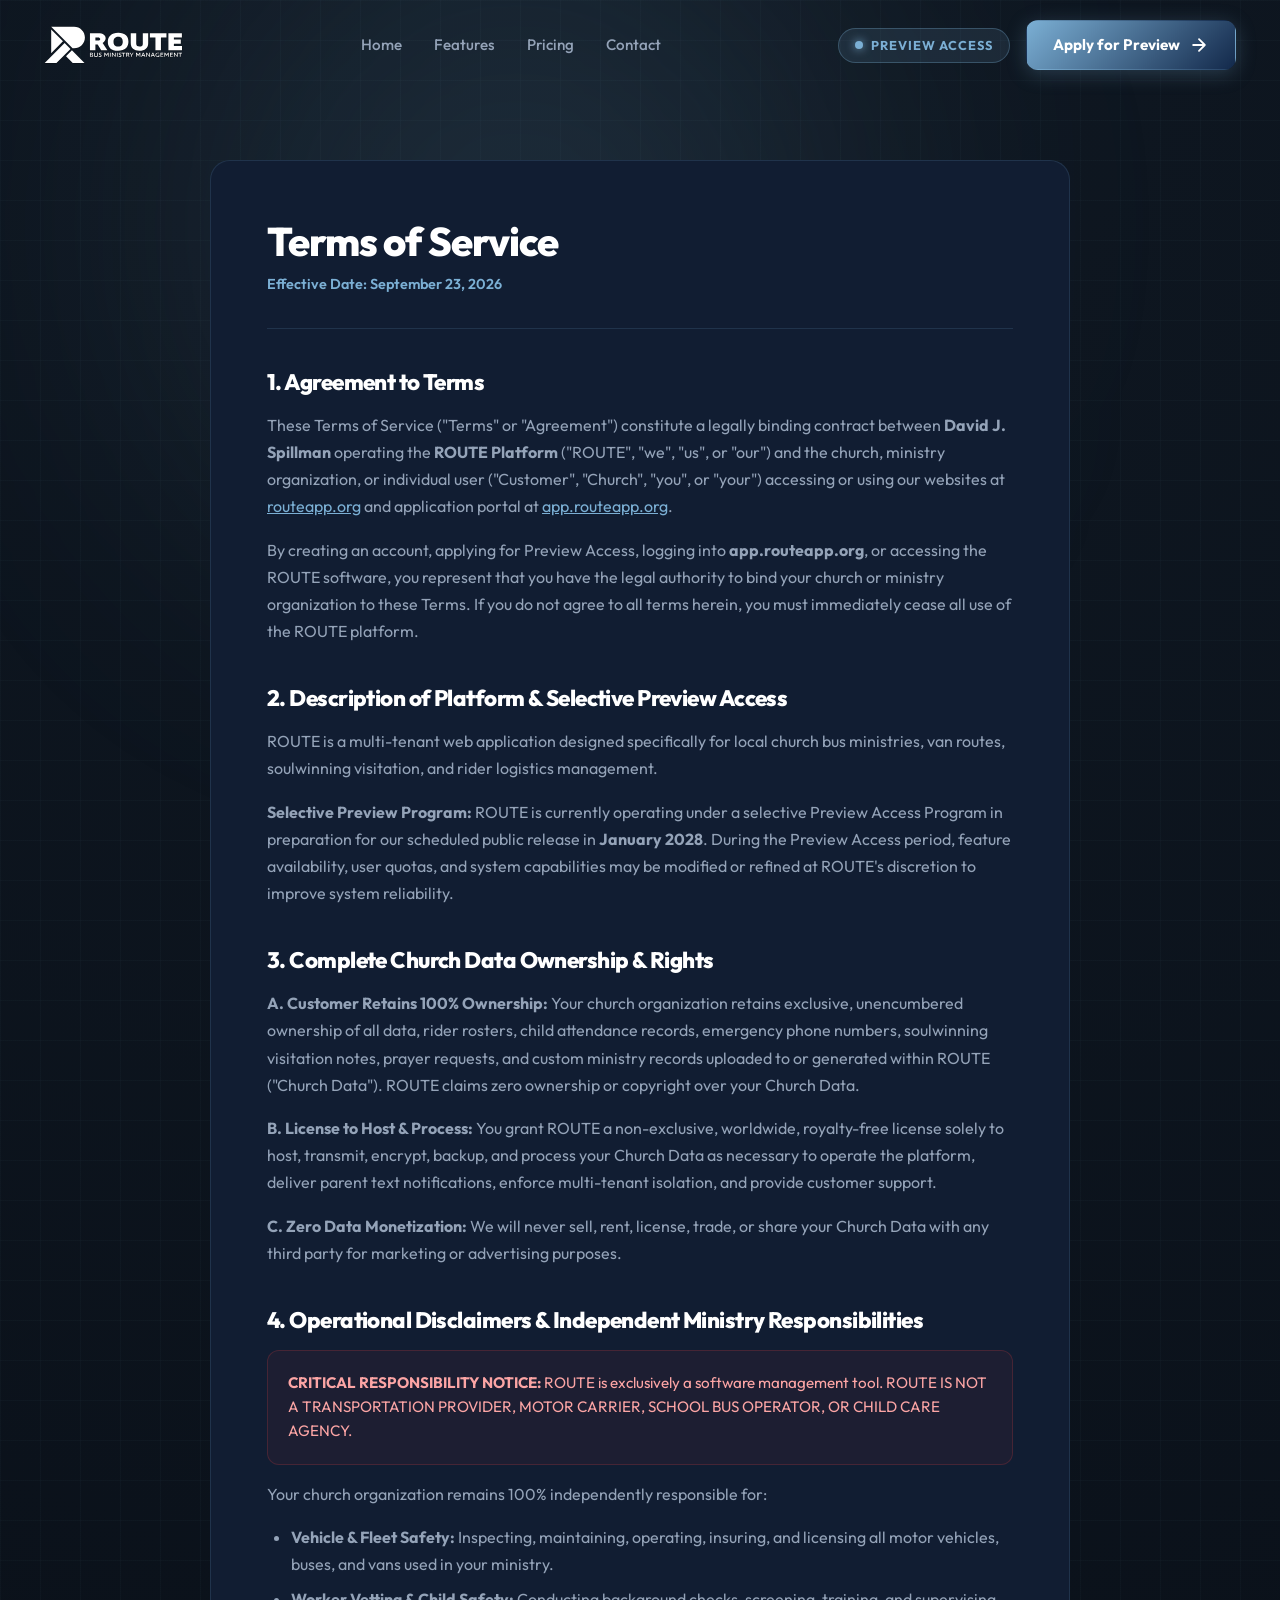
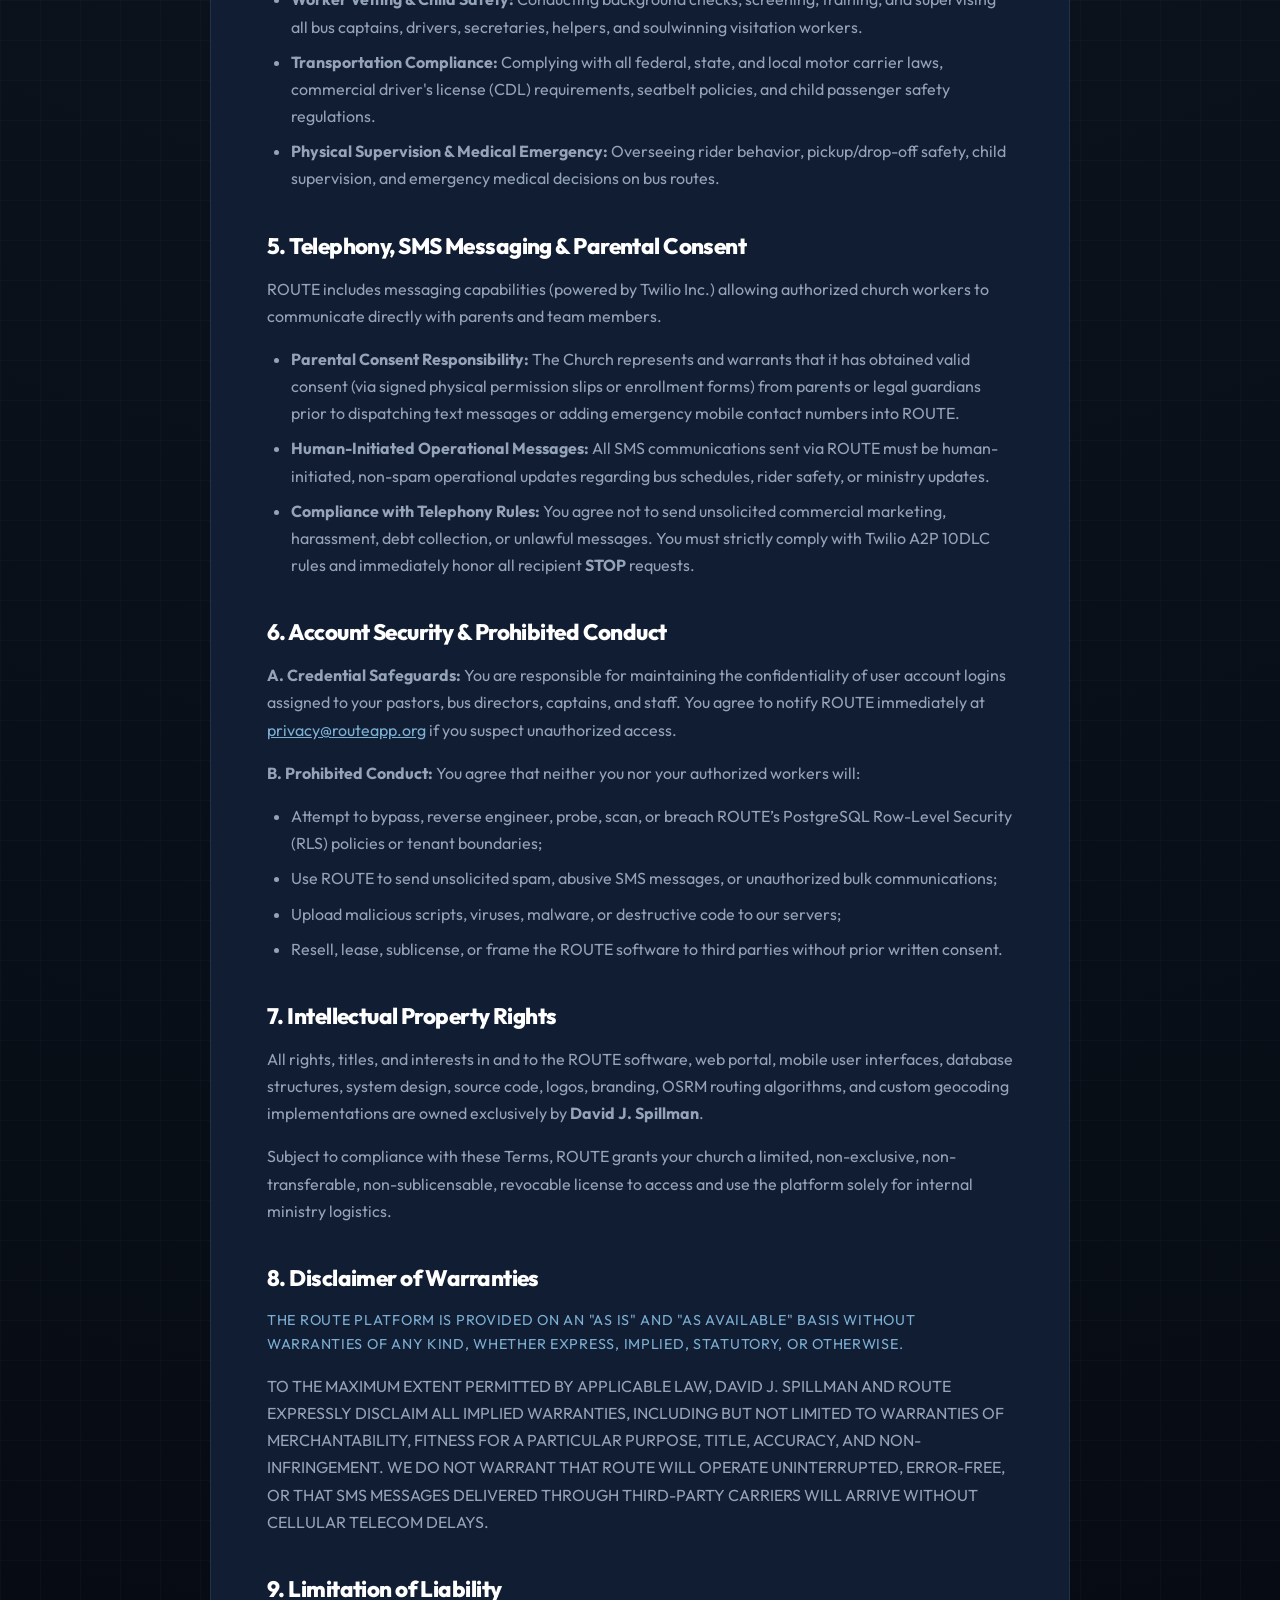
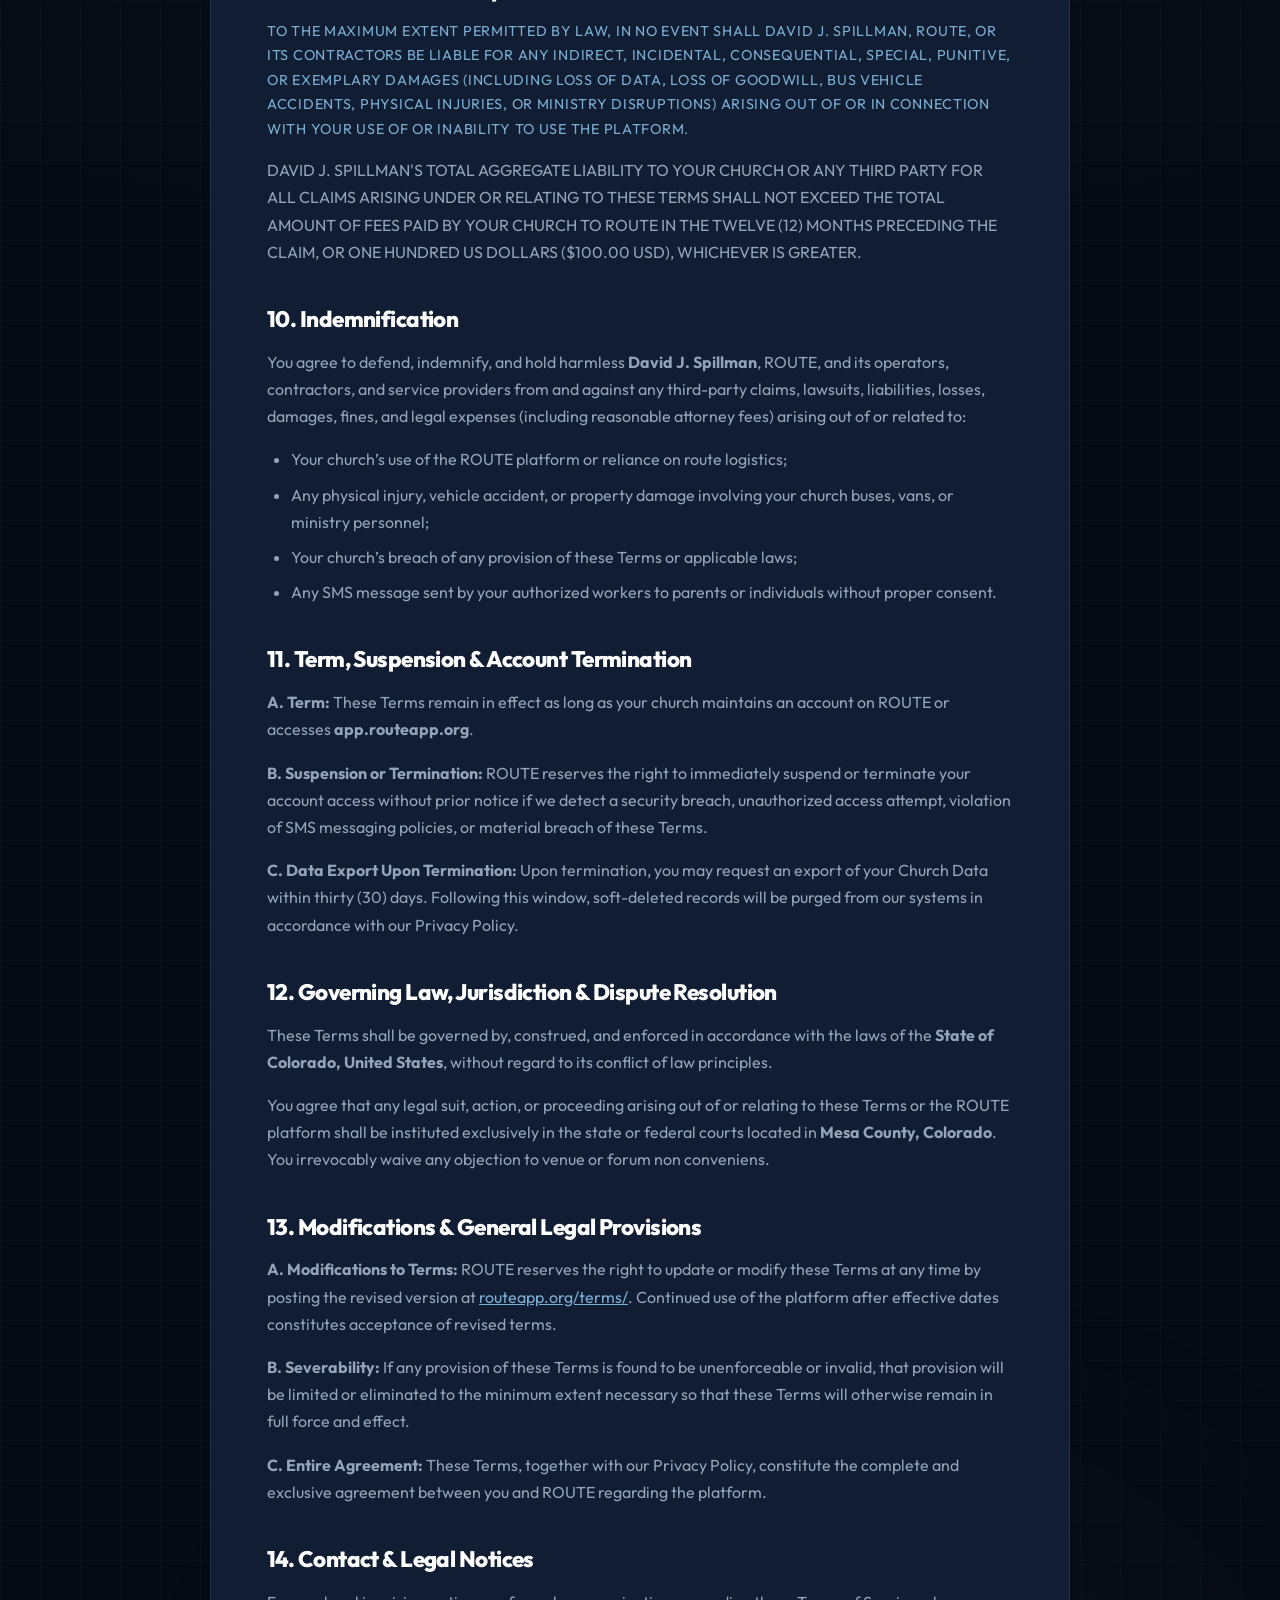
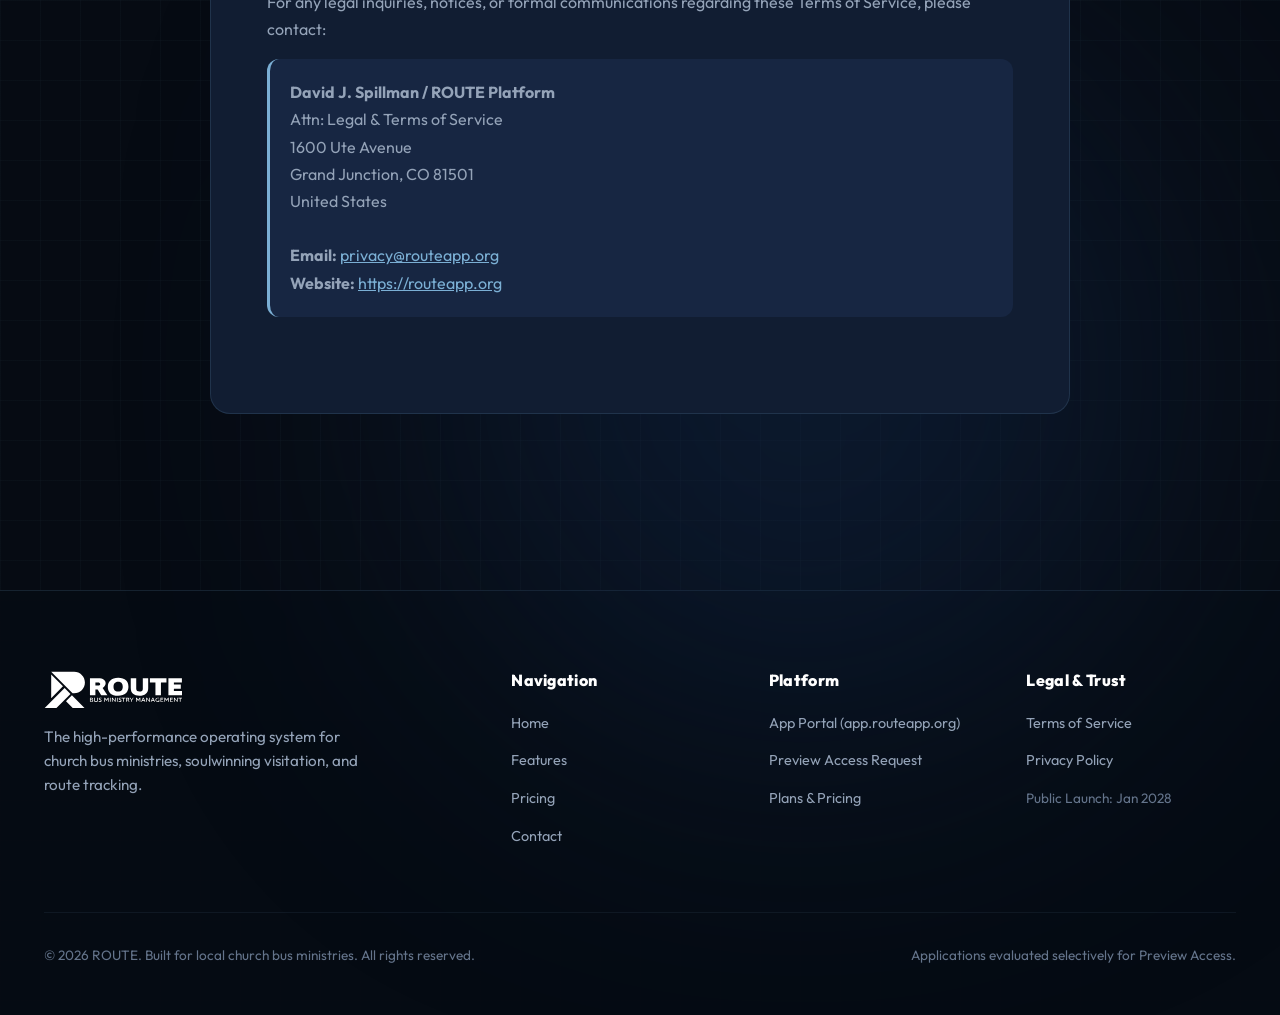
<file: terms/index.html>
<!DOCTYPE html>
<html lang="en">
<head>
    <meta charset="UTF-8">
    <meta name="viewport" content="width=device-width, initial-scale=1.0">
    <title>Terms of Service - ROUTE Platform</title>
    <meta name="description" content="Terms of Service for the ROUTE church bus ministry, soulwinning visitation, and route tracking platform. Legal rights, warranties, liabilities, and church data protections.">
    
    <!-- Favicon & Icons -->
    <link rel="icon" type="image/x-icon" href="../favicon.ico">
    <link rel="icon" type="image/svg+xml" href="../favicon.svg">
    <link rel="apple-touch-icon" href="../apple-touch-icon.png">

    <!-- Fonts -->
    <link rel="preconnect" href="https://fonts.googleapis.com">
    <link rel="preconnect" href="https://fonts.gstatic.com" crossorigin>
    <link href="https://fonts.googleapis.com/css2?family=Outfit:wght@300;400;500;600;700;800;900&display=swap" rel="stylesheet">

    <!-- Custom Stylesheet -->
    <link rel="stylesheet" href="../css/style.css">
</head>
<body>

    <!-- Ambient Background Glows -->
    <div class="ambient-glow glow-top-left"></div>
    <div class="ambient-glow glow-bottom-right"></div>

    <!-- Navigation Bar -->
    <header class="navbar">
        <div class="container nav-content">
            <a href="../" class="brand-logo">
                <img src="../images/logos/Logo Horizontal White.svg" alt="ROUTE Logo" height="38">
            </a>

            <nav class="nav-links">
                <a href="../">Home</a>
                <a href="../features/">Features</a>
                <a href="../pricing/">Pricing</a>
                <a href="../contact/">Contact</a>
            </nav>

            <div class="nav-actions">
                <div class="badge badge-preview">
                    <span class="badge-dot"></span>
                    Preview Access
                </div>
                <a href="https://app.routeapp.org" class="btn btn-primary" data-open-modal="preview">
                    Apply for Preview
                    <svg class="btn-icon" viewBox="0 0 24 24"><path d="M5 12h14M12 5l7 7-7 7"/></svg>
                </a>
            </div>

            <button class="mobile-toggle" aria-label="Toggle Navigation Menu">
                <svg viewBox="0 0 24 24" fill="none" stroke="currentColor" stroke-width="2"><path d="M4 6h16M4 12h16M4 18h16"/></svg>
            </button>
        </div>
    </header>

    <!-- Mobile Drawer -->
    <div class="mobile-drawer">
        <nav class="nav-links">
            <a href="../">Home</a>
            <a href="../features/">Features</a>
            <a href="../pricing/">Pricing</a>
            <a href="../contact/">Contact</a>
            <a href="../terms/" class="active">Terms of Service</a>
            <a href="../privacy/">Privacy Policy</a>
        </nav>
        <a href="https://app.routeapp.org" class="btn btn-primary" data-open-modal="preview">Apply for Preview Access</a>
    </div>

    <!-- Legal Document Content -->
    <section class="section" style="padding-top: 10rem; padding-bottom: 5rem;">
        <div class="container">
            <div class="legal-container reveal active">
                <div class="legal-header">
                    <h1>Terms of Service</h1>
                    <div class="legal-date">Effective Date: September 23, 2026</div>
                </div>

                <div class="legal-section">
                    <h2>1. Agreement to Terms</h2>
                    <p>
                        These Terms of Service ("Terms" or "Agreement") constitute a legally binding contract between <strong>David J. Spillman</strong> operating the <strong>ROUTE Platform</strong> ("ROUTE", "we", "us", or "our") and the church, ministry organization, or individual user ("Customer", "Church", "you", or "your") accessing or using our websites at <a href="https://routeapp.org" style="color: var(--color-brand-sky);">routeapp.org</a> and application portal at <a href="https://app.routeapp.org" style="color: var(--color-brand-sky);">app.routeapp.org</a>.
                    </p>
                    <p>
                        By creating an account, applying for Preview Access, logging into <strong>app.routeapp.org</strong>, or accessing the ROUTE software, you represent that you have the legal authority to bind your church or ministry organization to these Terms. If you do not agree to all terms herein, you must immediately cease all use of the ROUTE platform.
                    </p>
                </div>

                <div class="legal-section">
                    <h2>2. Description of Platform & Selective Preview Access</h2>
                    <p>
                        ROUTE is a multi-tenant web application designed specifically for local church bus ministries, van routes, soulwinning visitation, and rider logistics management.
                    </p>
                    <p>
                        <strong>Selective Preview Program:</strong> ROUTE is currently operating under a selective Preview Access Program in preparation for our scheduled public release in <strong>January 2028</strong>. During the Preview Access period, feature availability, user quotas, and system capabilities may be modified or refined at ROUTE's discretion to improve system reliability.
                    </p>
                </div>

                <div class="legal-section">
                    <h2>3. Complete Church Data Ownership & Rights</h2>
                    <p>
                        <strong>A. Customer Retains 100% Ownership:</strong> Your church organization retains exclusive, unencumbered ownership of all data, rider rosters, child attendance records, emergency phone numbers, soulwinning visitation notes, prayer requests, and custom ministry records uploaded to or generated within ROUTE ("Church Data"). ROUTE claims zero ownership or copyright over your Church Data.
                    </p>
                    <p>
                        <strong>B. License to Host & Process:</strong> You grant ROUTE a non-exclusive, worldwide, royalty-free license solely to host, transmit, encrypt, backup, and process your Church Data as necessary to operate the platform, deliver parent text notifications, enforce multi-tenant isolation, and provide customer support.
                    </p>
                    <p>
                        <strong>C. Zero Data Monetization:</strong> We will never sell, rent, license, trade, or share your Church Data with any third party for marketing or advertising purposes.
                    </p>
                </div>

                <div class="legal-section">
                    <h2>4. Operational Disclaimers & Independent Ministry Responsibilities</h2>
                    <p style="background: rgba(239, 68, 68, 0.05); border: 1px solid rgba(239, 68, 68, 0.2); padding: 1.25rem; border-radius: var(--radius-md); color: #fca5a5; font-size: 0.95rem; line-height: 1.6;">
                        <strong>CRITICAL RESPONSIBILITY NOTICE:</strong> ROUTE is exclusively a software management tool. ROUTE IS NOT A TRANSPORTATION PROVIDER, MOTOR CARRIER, SCHOOL BUS OPERATOR, OR CHILD CARE AGENCY.
                    </p>
                    <p>
                        Your church organization remains 100% independently responsible for:
                    </p>
                    <ul>
                        <li><strong>Vehicle & Fleet Safety:</strong> Inspecting, maintaining, operating, insuring, and licensing all motor vehicles, buses, and vans used in your ministry.</li>
                        <li><strong>Worker Vetting & Child Safety:</strong> Conducting background checks, screening, training, and supervising all bus captains, drivers, secretaries, helpers, and soulwinning visitation workers.</li>
                        <li><strong>Transportation Compliance:</strong> Complying with all federal, state, and local motor carrier laws, commercial driver's license (CDL) requirements, seatbelt policies, and child passenger safety regulations.</li>
                        <li><strong>Physical Supervision & Medical Emergency:</strong> Overseeing rider behavior, pickup/drop-off safety, child supervision, and emergency medical decisions on bus routes.</li>
                    </ul>
                </div>

                <div class="legal-section">
                    <h2>5. Telephony, SMS Messaging & Parental Consent</h2>
                    <p>
                        ROUTE includes messaging capabilities (powered by Twilio Inc.) allowing authorized church workers to communicate directly with parents and team members.
                    </p>
                    <ul>
                        <li><strong>Parental Consent Responsibility:</strong> The Church represents and warrants that it has obtained valid consent (via signed physical permission slips or enrollment forms) from parents or legal guardians prior to dispatching text messages or adding emergency mobile contact numbers into ROUTE.</li>
                        <li><strong>Human-Initiated Operational Messages:</strong> All SMS communications sent via ROUTE must be human-initiated, non-spam operational updates regarding bus schedules, rider safety, or ministry updates.</li>
                        <li><strong>Compliance with Telephony Rules:</strong> You agree not to send unsolicited commercial marketing, harassment, debt collection, or unlawful messages. You must strictly comply with Twilio A2P 10DLC rules and immediately honor all recipient <strong>STOP</strong> requests.</li>
                    </ul>
                </div>

                <div class="legal-section">
                    <h2>6. Account Security & Prohibited Conduct</h2>
                    <p>
                        <strong>A. Credential Safeguards:</strong> You are responsible for maintaining the confidentiality of user account logins assigned to your pastors, bus directors, captains, and staff. You agree to notify ROUTE immediately at <a href="mailto:privacy@routeapp.org" style="color: var(--color-brand-sky);">privacy@routeapp.org</a> if you suspect unauthorized access.
                    </p>
                    <p>
                        <strong>B. Prohibited Conduct:</strong> You agree that neither you nor your authorized workers will:
                    </p>
                    <ul>
                        <li>Attempt to bypass, reverse engineer, probe, scan, or breach ROUTE’s PostgreSQL Row-Level Security (RLS) policies or tenant boundaries;</li>
                        <li>Use ROUTE to send unsolicited spam, abusive SMS messages, or unauthorized bulk communications;</li>
                        <li>Upload malicious scripts, viruses, malware, or destructive code to our servers;</li>
                        <li>Resell, lease, sublicense, or frame the ROUTE software to third parties without prior written consent.</li>
                    </ul>
                </div>

                <div class="legal-section">
                    <h2>7. Intellectual Property Rights</h2>
                    <p>
                        All rights, titles, and interests in and to the ROUTE software, web portal, mobile user interfaces, database structures, system design, source code, logos, branding, OSRM routing algorithms, and custom geocoding implementations are owned exclusively by <strong>David J. Spillman</strong>.
                    </p>
                    <p>
                        Subject to compliance with these Terms, ROUTE grants your church a limited, non-exclusive, non-transferable, non-sublicensable, revocable license to access and use the platform solely for internal ministry logistics.
                    </p>
                </div>

                <div class="legal-section">
                    <h2>8. Disclaimer of Warranties</h2>
                    <p style="text-transform: uppercase; font-size: 0.9rem; letter-spacing: 0.05em; color: var(--color-brand-sky);">
                        THE ROUTE PLATFORM IS PROVIDED ON AN "AS IS" AND "AS AVAILABLE" BASIS WITHOUT WARRANTIES OF ANY KIND, WHETHER EXPRESS, IMPLIED, STATUTORY, OR OTHERWISE.
                    </p>
                    <p>
                        TO THE MAXIMUM EXTENT PERMITTED BY APPLICABLE LAW, DAVID J. SPILLMAN AND ROUTE EXPRESSLY DISCLAIM ALL IMPLIED WARRANTIES, INCLUDING BUT NOT LIMITED TO WARRANTIES OF MERCHANTABILITY, FITNESS FOR A PARTICULAR PURPOSE, TITLE, ACCURACY, AND NON-INFRINGEMENT. WE DO NOT WARRANT THAT ROUTE WILL OPERATE UNINTERRUPTED, ERROR-FREE, OR THAT SMS MESSAGES DELIVERED THROUGH THIRD-PARTY CARRIERS WILL ARRIVE WITHOUT CELLULAR TELECOM DELAYS.
                    </p>
                </div>

                <div class="legal-section">
                    <h2>9. Limitation of Liability</h2>
                    <p style="text-transform: uppercase; font-size: 0.9rem; letter-spacing: 0.05em; color: var(--color-brand-sky);">
                        TO THE MAXIMUM EXTENT PERMITTED BY LAW, IN NO EVENT SHALL DAVID J. SPILLMAN, ROUTE, OR ITS CONTRACTORS BE LIABLE FOR ANY INDIRECT, INCIDENTAL, CONSEQUENTIAL, SPECIAL, PUNITIVE, OR EXEMPLARY DAMAGES (INCLUDING LOSS OF DATA, LOSS OF GOODWILL, BUS VEHICLE ACCIDENTS, PHYSICAL INJURIES, OR MINISTRY DISRUPTIONS) ARISING OUT OF OR IN CONNECTION WITH YOUR USE OF OR INABILITY TO USE THE PLATFORM.
                    </p>
                    <p>
                        DAVID J. SPILLMAN'S TOTAL AGGREGATE LIABILITY TO YOUR CHURCH OR ANY THIRD PARTY FOR ALL CLAIMS ARISING UNDER OR RELATING TO THESE TERMS SHALL NOT EXCEED THE TOTAL AMOUNT OF FEES PAID BY YOUR CHURCH TO ROUTE IN THE TWELVE (12) MONTHS PRECEDING THE CLAIM, OR ONE HUNDRED US DOLLARS ($100.00 USD), WHICHEVER IS GREATER.
                    </p>
                </div>

                <div class="legal-section">
                    <h2>10. Indemnification</h2>
                    <p>
                        You agree to defend, indemnify, and hold harmless <strong>David J. Spillman</strong>, ROUTE, and its operators, contractors, and service providers from and against any third-party claims, lawsuits, liabilities, losses, damages, fines, and legal expenses (including reasonable attorney fees) arising out of or related to:
                    </p>
                    <ul>
                        <li>Your church’s use of the ROUTE platform or reliance on route logistics;</li>
                        <li>Any physical injury, vehicle accident, or property damage involving your church buses, vans, or ministry personnel;</li>
                        <li>Your church’s breach of any provision of these Terms or applicable laws;</li>
                        <li>Any SMS message sent by your authorized workers to parents or individuals without proper consent.</li>
                    </ul>
                </div>

                <div class="legal-section">
                    <h2>11. Term, Suspension & Account Termination</h2>
                    <p>
                        <strong>A. Term:</strong> These Terms remain in effect as long as your church maintains an account on ROUTE or accesses <strong>app.routeapp.org</strong>.
                    </p>
                    <p>
                        <strong>B. Suspension or Termination:</strong> ROUTE reserves the right to immediately suspend or terminate your account access without prior notice if we detect a security breach, unauthorized access attempt, violation of SMS messaging policies, or material breach of these Terms.
                    </p>
                    <p>
                        <strong>C. Data Export Upon Termination:</strong> Upon termination, you may request an export of your Church Data within thirty (30) days. Following this window, soft-deleted records will be purged from our systems in accordance with our Privacy Policy.
                    </p>
                </div>

                <div class="legal-section">
                    <h2>12. Governing Law, Jurisdiction & Dispute Resolution</h2>
                    <p>
                        These Terms shall be governed by, construed, and enforced in accordance with the laws of the <strong>State of Colorado, United States</strong>, without regard to its conflict of law principles.
                    </p>
                    <p>
                        You agree that any legal suit, action, or proceeding arising out of or relating to these Terms or the ROUTE platform shall be instituted exclusively in the state or federal courts located in <strong>Mesa County, Colorado</strong>. You irrevocably waive any objection to venue or forum non conveniens.
                    </p>
                </div>

                <div class="legal-section">
                    <h2>13. Modifications & General Legal Provisions</h2>
                    <p>
                        <strong>A. Modifications to Terms:</strong> ROUTE reserves the right to update or modify these Terms at any time by posting the revised version at <a href="https://routeapp.org/terms/" style="color: var(--color-brand-sky);">routeapp.org/terms/</a>. Continued use of the platform after effective dates constitutes acceptance of revised terms.
                    </p>
                    <p>
                        <strong>B. Severability:</strong> If any provision of these Terms is found to be unenforceable or invalid, that provision will be limited or eliminated to the minimum extent necessary so that these Terms will otherwise remain in full force and effect.
                    </p>
                    <p>
                        <strong>C. Entire Agreement:</strong> These Terms, together with our Privacy Policy, constitute the complete and exclusive agreement between you and ROUTE regarding the platform.
                    </p>
                </div>

                <div class="legal-section">
                    <h2>14. Contact & Legal Notices</h2>
                    <p>
                        For any legal inquiries, notices, or formal communications regarding these Terms of Service, please contact:
                    </p>
                    <p style="background: var(--color-surface-hover); padding: 1.25rem; border-radius: var(--radius-md); border-left: 3px solid var(--color-brand-sky);">
                        <strong>David J. Spillman / ROUTE Platform</strong><br>
                        Attn: Legal & Terms of Service<br>
                        1600 Ute Avenue<br>
                        Grand Junction, CO 81501<br>
                        United States<br><br>
                        <strong>Email:</strong> <a href="mailto:privacy@routeapp.org" style="color: var(--color-brand-sky);">privacy@routeapp.org</a><br>
                        <strong>Website:</strong> <a href="https://routeapp.org" style="color: var(--color-brand-sky);">https://routeapp.org</a>
                    </p>
                </div>
            </div>
        </div>
    </section>

    <!-- Footer -->
    <footer class="footer">
        <div class="container">
            <div class="footer-grid">
                <div class="footer-brand">
                    <a href="../" class="brand-logo">
                        <img src="../images/logos/Logo Horizontal White.svg" alt="ROUTE Logo" height="34">
                    </a>
                    <p>The high-performance operating system for church bus ministries, soulwinning visitation, and route tracking.</p>
                </div>

                <div class="footer-col">
                    <h4>Navigation</h4>
                    <ul class="footer-links">
                        <li><a href="../">Home</a></li>
                        <li><a href="../features/">Features</a></li>
                        <li><a href="../pricing/">Pricing</a></li>
                        <li><a href="../contact/">Contact</a></li>
                    </ul>
                </div>

                <div class="footer-col">
                    <h4>Platform</h4>
                    <ul class="footer-links">
                        <li><a href="https://app.routeapp.org" target="_blank">App Portal (app.routeapp.org)</a></li>
                        <li><a href="https://app.routeapp.org" data-open-modal="preview">Preview Access Request</a></li>
                        <li><a href="../pricing/">Plans & Pricing</a></li>
                    </ul>
                </div>

                <div class="footer-col">
                    <h4>Legal & Trust</h4>
                    <ul class="footer-links">
                        <li><a href="../terms/">Terms of Service</a></li>
                        <li><a href="../privacy/">Privacy Policy</a></li>
                        <li><span style="color:#64748b; font-size:0.85rem;">Public Launch: Jan 2028</span></li>
                    </ul>
                </div>
            </div>

            <div class="footer-bottom">
                <div>&copy; 2026 ROUTE. Built for local church bus ministries. All rights reserved.</div>
                <div>Applications evaluated selectively for Preview Access.</div>
            </div>
        </div>
    </footer>

    <!-- Preview Modal -->
    <div class="modal-overlay" id="preview-modal">
        <div class="modal-content">
            <button class="modal-close" aria-label="Close modal">&times;</button>
            <div style="text-align:center; margin-bottom: 1.5rem;">
                <div class="badge badge-preview" style="margin-bottom:0.75rem;">Preview Access Request</div>
                <h3 style="font-size:1.8rem; margin-bottom:0.5rem;">Join The ROUTE Preview</h3>
                <p style="font-size:0.9rem;">
                    ROUTE is currently in selective preview. Requests are evaluated manually prior to our public launch in <strong>January 2028</strong>.
                </p>
            </div>

            <form id="preview-access-form">
                <div class="form-group">
                    <label class="form-label" for="modal-church">Church Name</label>
                    <input type="text" id="modal-church" class="form-input" placeholder="e.g. Grace Baptist Church" required>
                </div>
                <div class="form-group">
                    <label class="form-label" for="modal-name">Contact Person</label>
                    <input type="text" id="modal-name" class="form-input" placeholder="Pastor or Bus Director Name" required>
                </div>
                <div class="form-group">
                    <label class="form-label" for="modal-email">Email Address</label>
                    <input type="email" id="modal-email" class="form-input" placeholder="pastor@church.org" required>
                </div>
                <div class="form-group">
                    <label class="form-label" for="modal-buses">Number of Bus / Van Routes</label>
                    <select id="modal-buses" class="form-select">
                        <option value="1-2">1 - 2 Routes</option>
                        <option value="3-5">3 - 5 Routes</option>
                        <option value="6-10">6 - 10 Routes</option>
                        <option value="10+">10+ Routes</option>
                    </select>
                </div>
                <button type="submit" class="btn btn-primary" style="width:100%; margin-top:1rem;">
                    Submit Application
                </button>
            </form>

            <div id="form-success-message" style="display:none; text-align:center; padding:2rem 0;">
                <svg class="btn-icon" style="width:48px; height:48px; color:#34d399; margin-bottom:1rem;" viewBox="0 0 24 24" fill="none" stroke="currentColor"><circle cx="12" cy="12" r="10"/><path d="M9 12l2 2 4-4"/></svg>
                <h4 style="font-size:1.4rem; margin-bottom:0.5rem; color:#fff;">Application Received</h4>
                <p style="font-size:0.9rem; margin-bottom:1.5rem;">
                    Thank you! Your preview access request has been submitted for review. You can also log in directly or check status at <strong>app.routeapp.org</strong>.
                </p>
                <a href="https://app.routeapp.org" class="btn btn-secondary" target="_blank">Visit app.routeapp.org</a>
            </div>
        </div>
    </div>

    <!-- Main JavaScript Engine -->
    <script src="../js/main.js"></script>
</body>
</html>
</file>
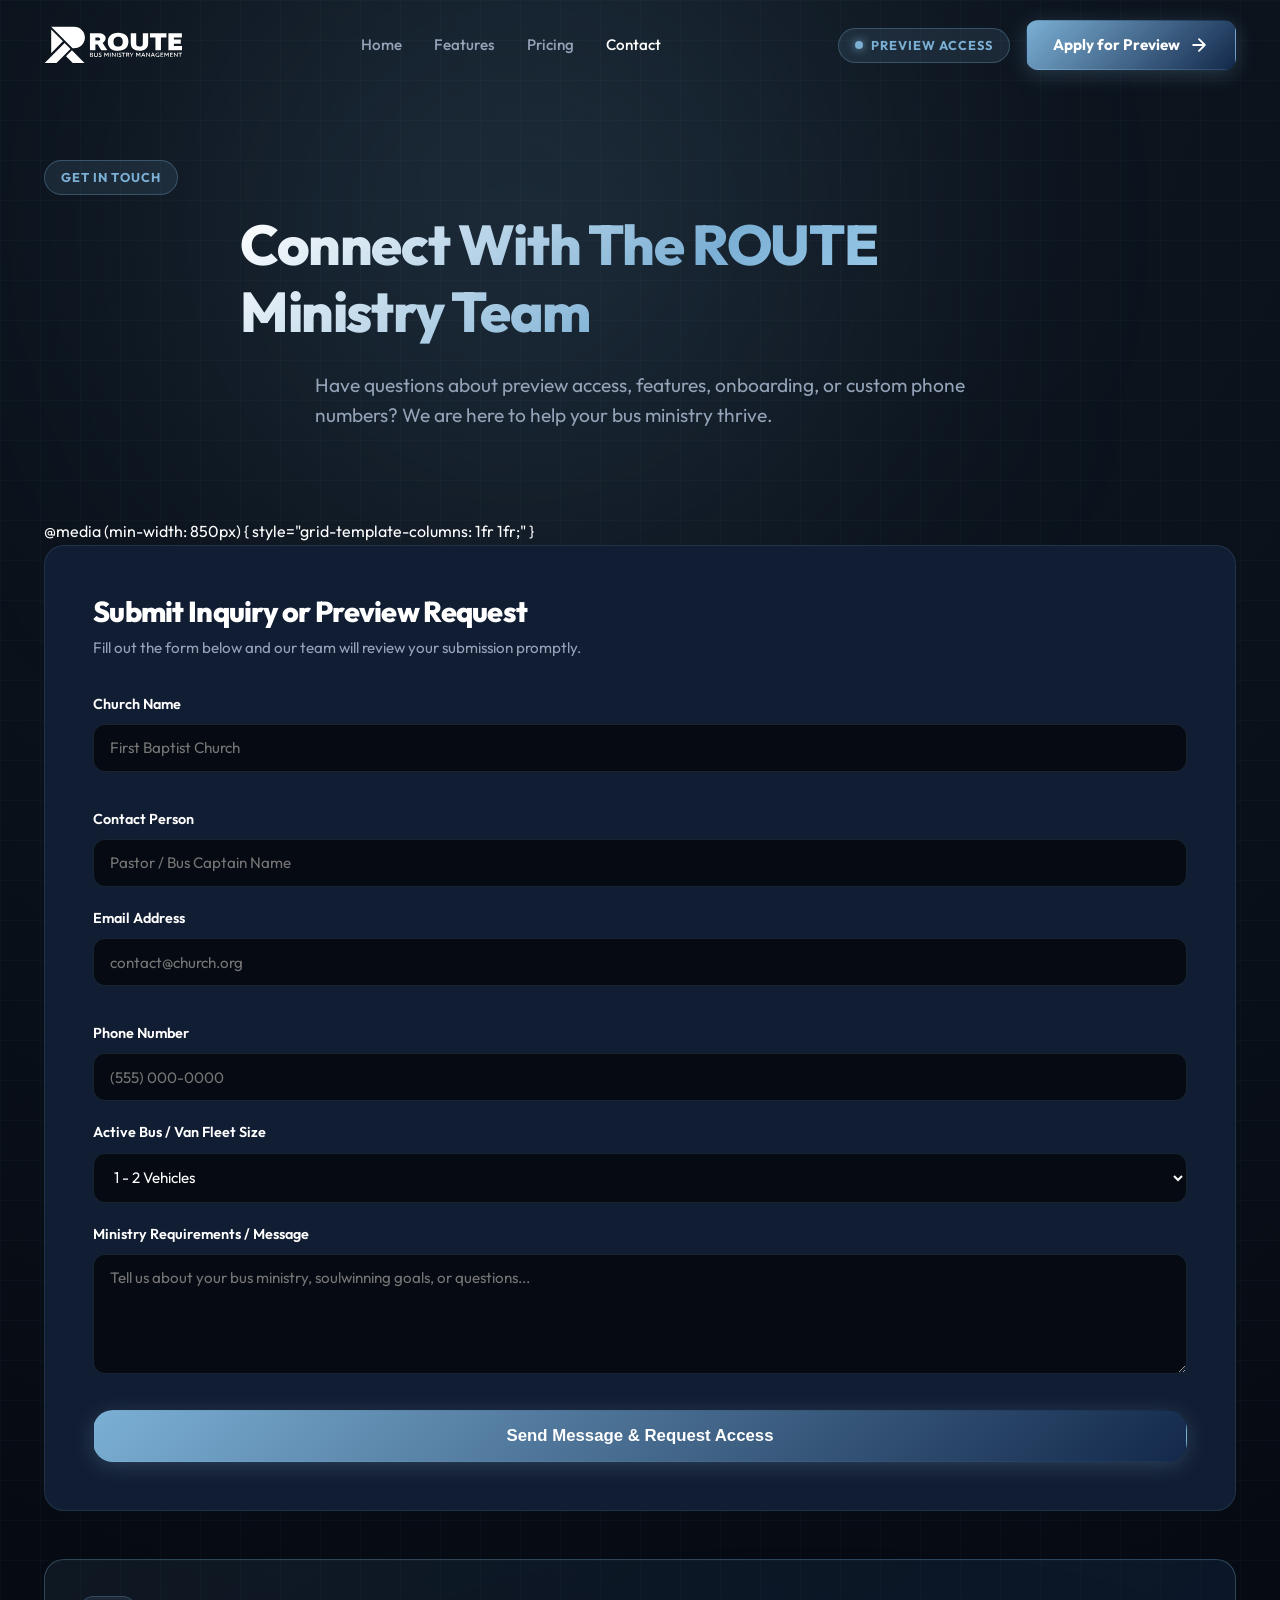
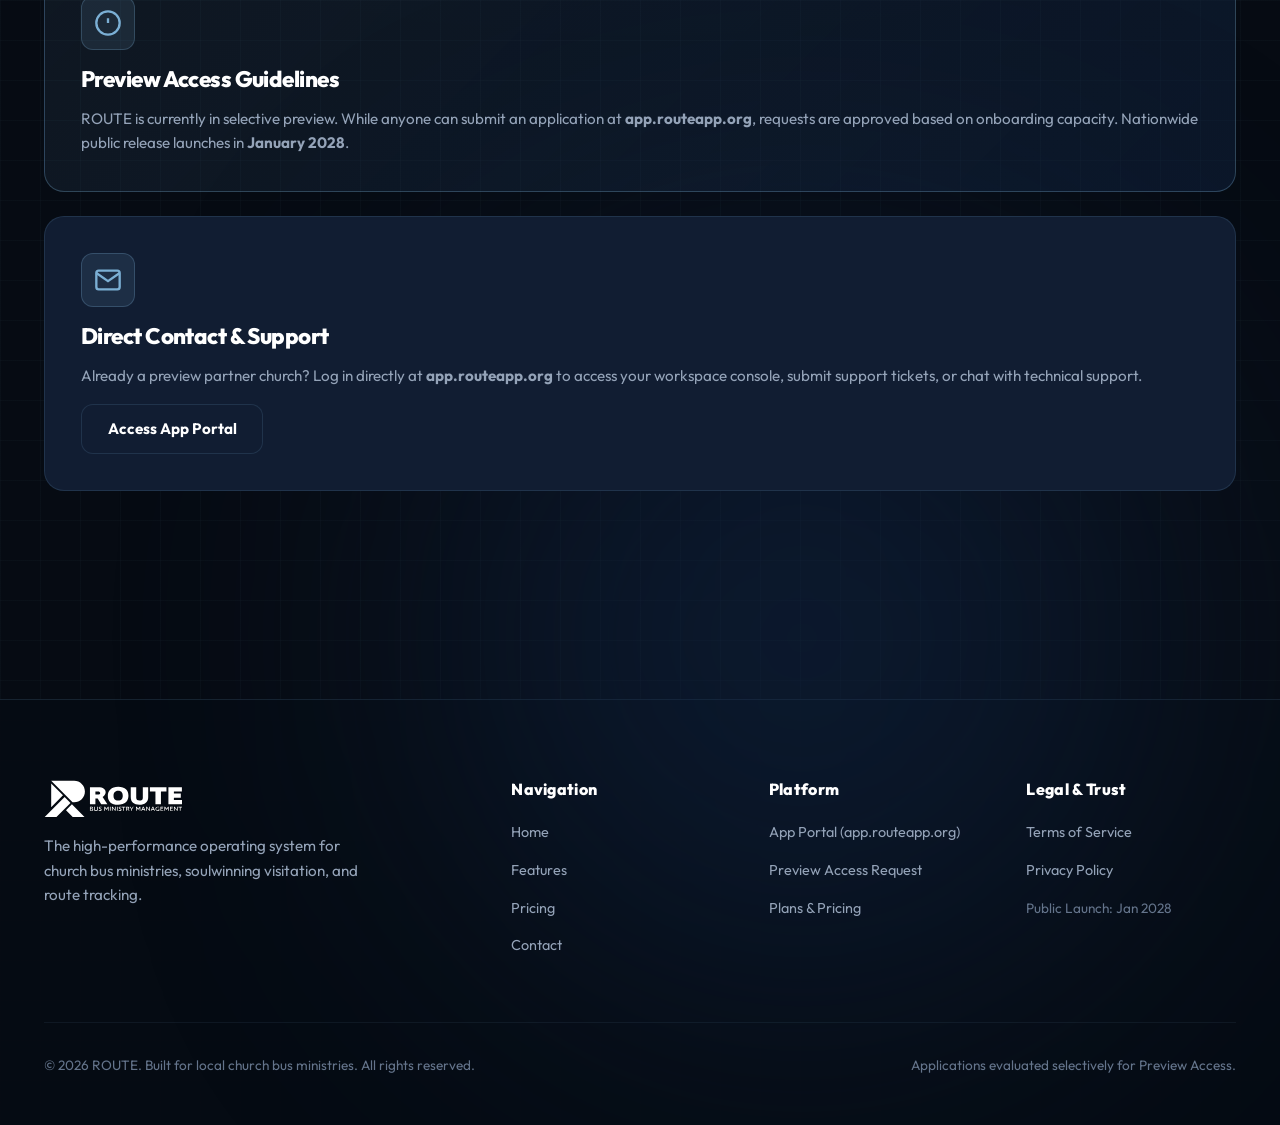
<file: contact.html>
<!DOCTYPE html>
<html lang="en">
<head>
    <meta charset="UTF-8">
    <meta name="viewport" content="width=device-width, initial-scale=1.0">
    <title>Contact Us & Apply for Preview - ROUTE Platform</title>
    <meta name="description" content="Contact the ROUTE ministry team or submit your preview access request for church bus routing and soulwinning management.">
    
    <!-- Favicon & Icons -->
    <link rel="icon" type="image/x-icon" href="favicon.ico">
    <link rel="icon" type="image/svg+xml" href="favicon.svg">
    <link rel="apple-touch-icon" href="apple-touch-icon.png">

    <!-- Fonts -->
    <link rel="preconnect" href="https://fonts.googleapis.com">
    <link rel="preconnect" href="https://fonts.gstatic.com" crossorigin>
    <link href="https://fonts.googleapis.com/css2?family=Outfit:wght@300;400;500;600;700;800;900&display=swap" rel="stylesheet">

    <!-- Custom Stylesheet -->
    <link rel="stylesheet" href="css/style.css">
</head>
<body>

    <!-- Ambient Background Glows -->
    <div class="ambient-glow glow-top-left"></div>
    <div class="ambient-glow glow-bottom-right"></div>

    <!-- Navigation Bar -->
    <header class="navbar">
        <div class="container nav-content">
            <a href="index.html" class="brand-logo">
                <img src="images/logos/Logo Horizontal White.svg" alt="ROUTE Logo" height="38">
            </a>

            <nav class="nav-links">
                <a href="index.html">Home</a>
                <a href="features.html">Features</a>
                <a href="pricing.html">Pricing</a>
                <a href="contact.html" class="active">Contact</a>
            </nav>

            <div class="nav-actions">
                <div class="badge badge-preview">
                    <span class="badge-dot"></span>
                    Preview Access
                </div>
                <a href="https://app.routeapp.org" class="btn btn-primary" data-open-modal="preview">
                    Apply for Preview
                    <svg class="btn-icon" viewBox="0 0 24 24"><path d="M5 12h14M12 5l7 7-7 7"/></svg>
                </a>
            </div>

            <button class="mobile-toggle" aria-label="Toggle Navigation Menu">
                <svg viewBox="0 0 24 24" fill="none" stroke="currentColor" stroke-width="2"><path d="M4 6h16M4 12h16M4 18h16"/></svg>
            </button>
        </div>
    </header>

    <!-- Mobile Drawer -->
    <div class="mobile-drawer">
        <nav class="nav-links">
            <a href="index.html">Home</a>
            <a href="features.html">Features</a>
            <a href="pricing.html">Pricing</a>
            <a href="contact.html" class="active">Contact</a>
            <a href="terms.html">Terms of Service</a>
            <a href="privacy.html">Privacy Policy</a>
        </nav>
        <a href="https://app.routeapp.org" class="btn btn-primary" data-open-modal="preview">Apply for Preview Access</a>
    </div>

    <!-- Header Section -->
    <section class="section" style="padding-top: 10rem; padding-bottom: 3rem;">
        <div class="container text-center">
            <div class="badge badge-preview reveal" style="margin-bottom: 1rem;">Get In Touch</div>
            <h1 class="gradient-text reveal" style="font-size: 3.5rem; max-width: 800px; margin: 0 auto 1.5rem auto;">
                Connect With The ROUTE Ministry Team
            </h1>
            <p class="reveal" style="font-size: 1.2rem; max-width: 650px; margin: 0 auto 2.5rem auto;">
                Have questions about preview access, features, onboarding, or custom phone numbers? We are here to help your bus ministry thrive.
            </p>
        </div>
    </section>

    <!-- Contact Form & Info Layout -->
    <section class="section" style="padding-top: 0;">
        <div class="container">
            <div style="display: grid; grid-template-columns: 1fr; gap: 3rem;" class="reveal">
                <div style="display: grid; grid-template-columns: 1fr; gap: 3rem;">
                    @media (min-width: 850px) { style="grid-template-columns: 1fr 1fr;" }
                </div>
            </div>

            <div style="display: grid; grid-template-columns: 1fr; gap: 3rem;" class="reveal">
                <div class="card" style="padding: 3rem;">
                    <h3 style="font-size: 1.8rem; margin-bottom: 0.5rem;">Submit Inquiry or Preview Request</h3>
                    <p style="font-size: 0.95rem; margin-bottom: 2rem;">
                        Fill out the form below and our team will review your submission promptly.
                    </p>

                    <form id="contact-main-form">
                        <div style="display: grid; grid-template-columns: 1fr; gap: 1rem;">
                            <div class="form-group">
                                <label class="form-label" for="contact-church">Church Name</label>
                                <input type="text" id="contact-church" class="form-input" placeholder="First Baptist Church" required>
                            </div>
                            <div class="form-group">
                                <label class="form-label" for="contact-name">Contact Person</label>
                                <input type="text" id="contact-name" class="form-input" placeholder="Pastor / Bus Captain Name" required>
                            </div>
                        </div>

                        <div style="display: grid; grid-template-columns: 1fr; gap: 1rem;">
                            <div class="form-group">
                                <label class="form-label" for="contact-email">Email Address</label>
                                <input type="email" id="contact-email" class="form-input" placeholder="contact@church.org" required>
                            </div>
                            <div class="form-group">
                                <label class="form-label" for="contact-phone">Phone Number</label>
                                <input type="tel" id="contact-phone" class="form-input" placeholder="(555) 000-0000">
                            </div>
                        </div>

                        <div class="form-group">
                            <label class="form-label" for="contact-buses">Active Bus / Van Fleet Size</label>
                            <select id="contact-buses" class="form-select">
                                <option value="1-2">1 - 2 Vehicles</option>
                                <option value="3-5">3 - 5 Vehicles</option>
                                <option value="6-10">6 - 10 Vehicles</option>
                                <option value="10+">10+ Vehicles</option>
                            </select>
                        </div>

                        <div class="form-group">
                            <label class="form-label" for="contact-message">Ministry Requirements / Message</label>
                            <textarea id="contact-message" class="form-textarea" placeholder="Tell us about your bus ministry, soulwinning goals, or questions..."></textarea>
                        </div>

                        <button type="submit" class="btn btn-primary btn-lg" style="width: 100%; margin-top: 1rem;">
                            Send Message & Request Access
                        </button>
                    </form>
                </div>

                <!-- Info Cards Sidebar -->
                <div style="display: flex; flex-direction: column; gap: 1.5rem;">
                    <div class="card" style="background: linear-gradient(135deg, rgba(123, 175, 212, 0.08) 0%, rgba(19, 41, 75, 0.4) 100%); border-color: rgba(123, 175, 212, 0.3);">
                        <div class="card-icon" style="margin-bottom: 1rem;">
                            <svg viewBox="0 0 24 24" fill="none" stroke="currentColor"><circle cx="12" cy="12" r="10"/><path d="M12 8v4M12 16h.01"/></svg>
                        </div>
                        <h3>Preview Access Guidelines</h3>
                        <p style="font-size: 0.95rem; line-height: 1.6; margin-top: 0.5rem;">
                            ROUTE is currently in selective preview. While anyone can submit an application at <strong>app.routeapp.org</strong>, requests are approved based on onboarding capacity. Nationwide public release launches in <strong>January 2028</strong>.
                        </p>
                    </div>

                    <div class="card">
                        <div class="card-icon" style="margin-bottom: 1rem;">
                            <svg viewBox="0 0 24 24" fill="none" stroke="currentColor"><path d="M4 4h16c1.1 0 2 .9 2 2v12c0 1.1-.9 2-2 2H4c-1.1 0-2-.9-2-2V6c0-1.1.9-2 2-2z"/><polyline points="22,6 12,13 2,6"/></svg>
                        </div>
                        <h3>Direct Contact & Support</h3>
                        <p style="font-size: 0.95rem; line-height: 1.6; margin-top: 0.5rem;">
                            Already a preview partner church? Log in directly at <strong>app.routeapp.org</strong> to access your workspace console, submit support tickets, or chat with technical support.
                        </p>
                        <a href="https://app.routeapp.org" class="btn btn-secondary" style="margin-top: 1rem;" target="_blank">Access App Portal</a>
                    </div>
                </div>
            </div>
        </div>
    </section>

    <!-- Footer -->
    <footer class="footer">
        <div class="container">
            <div class="footer-grid">
                <div class="footer-brand">
                    <a href="index.html" class="brand-logo">
                        <img src="images/logos/Logo Horizontal White.svg" alt="ROUTE Logo" height="34">
                    </a>
                    <p>The high-performance operating system for church bus ministries, soulwinning visitation, and route tracking.</p>
                </div>

                <div class="footer-col">
                    <h4>Navigation</h4>
                    <ul class="footer-links">
                        <li><a href="index.html">Home</a></li>
                        <li><a href="features.html">Features</a></li>
                        <li><a href="pricing.html">Pricing</a></li>
                        <li><a href="contact.html">Contact</a></li>
                    </ul>
                </div>

                <div class="footer-col">
                    <h4>Platform</h4>
                    <ul class="footer-links">
                        <li><a href="https://app.routeapp.org" target="_blank">App Portal (app.routeapp.org)</a></li>
                        <li><a href="https://app.routeapp.org" data-open-modal="preview">Preview Access Request</a></li>
                        <li><a href="pricing.html">Plans & Pricing</a></li>
                    </ul>
                </div>

                <div class="footer-col">
                    <h4>Legal & Trust</h4>
                    <ul class="footer-links">
                        <li><a href="terms.html">Terms of Service</a></li>
                        <li><a href="privacy.html">Privacy Policy</a></li>
                        <li><span style="color:#64748b; font-size:0.85rem;">Public Launch: Jan 2028</span></li>
                    </ul>
                </div>
            </div>

            <div class="footer-bottom">
                <div>&copy; 2026 ROUTE. Built for local church bus ministries. All rights reserved.</div>
                <div>Applications evaluated selectively for Preview Access.</div>
            </div>
        </div>
    </footer>

    <!-- Preview Modal -->
    <div class="modal-overlay" id="preview-modal">
        <div class="modal-content">
            <button class="modal-close" aria-label="Close modal">&times;</button>
            <div style="text-align:center; margin-bottom: 1.5rem;">
                <div class="badge badge-preview" style="margin-bottom:0.75rem;">Preview Access Request</div>
                <h3 style="font-size:1.8rem; margin-bottom:0.5rem;">Join The ROUTE Preview</h3>
                <p style="font-size:0.9rem;">
                    ROUTE is currently in selective preview. Requests are evaluated manually prior to our public launch in <strong>January 2028</strong>.
                </p>
            </div>

            <form id="preview-access-form">
                <div class="form-group">
                    <label class="form-label" for="modal-church">Church Name</label>
                    <input type="text" id="modal-church" class="form-input" placeholder="e.g. Grace Baptist Church" required>
                </div>
                <div class="form-group">
                    <label class="form-label" for="modal-name">Contact Person</label>
                    <input type="text" id="modal-name" class="form-input" placeholder="Pastor or Bus Director Name" required>
                </div>
                <div class="form-group">
                    <label class="form-label" for="modal-email">Email Address</label>
                    <input type="email" id="modal-email" class="form-input" placeholder="pastor@church.org" required>
                </div>
                <div class="form-group">
                    <label class="form-label" for="modal-buses">Number of Bus / Van Routes</label>
                    <select id="modal-buses" class="form-select">
                        <option value="1-2">1 - 2 Routes</option>
                        <option value="3-5">3 - 5 Routes</option>
                        <option value="6-10">6 - 10 Routes</option>
                        <option value="10+">10+ Routes</option>
                    </select>
                </div>
                <button type="submit" class="btn btn-primary" style="width:100%; margin-top:1rem;">
                    Submit Application
                </button>
            </form>

            <div id="form-success-message" style="display:none; text-align:center; padding:2rem 0;">
                <svg class="btn-icon" style="width:48px; height:48px; color:#34d399; margin-bottom:1rem;" viewBox="0 0 24 24" fill="none" stroke="currentColor"><circle cx="12" cy="12" r="10"/><path d="M9 12l2 2 4-4"/></svg>
                <h4 style="font-size:1.4rem; margin-bottom:0.5rem; color:#fff;">Application Received</h4>
                <p style="font-size:0.9rem; margin-bottom:1.5rem;">
                    Thank you! Your preview access request has been submitted for review. You can also log in directly or check status at <strong>app.routeapp.org</strong>.
                </p>
                <a href="https://app.routeapp.org" class="btn btn-secondary" target="_blank">Visit app.routeapp.org</a>
            </div>
        </div>
    </div>

    <!-- Main JavaScript Engine -->
    <script src="js/main.js"></script>
</body>
</html>
</file>
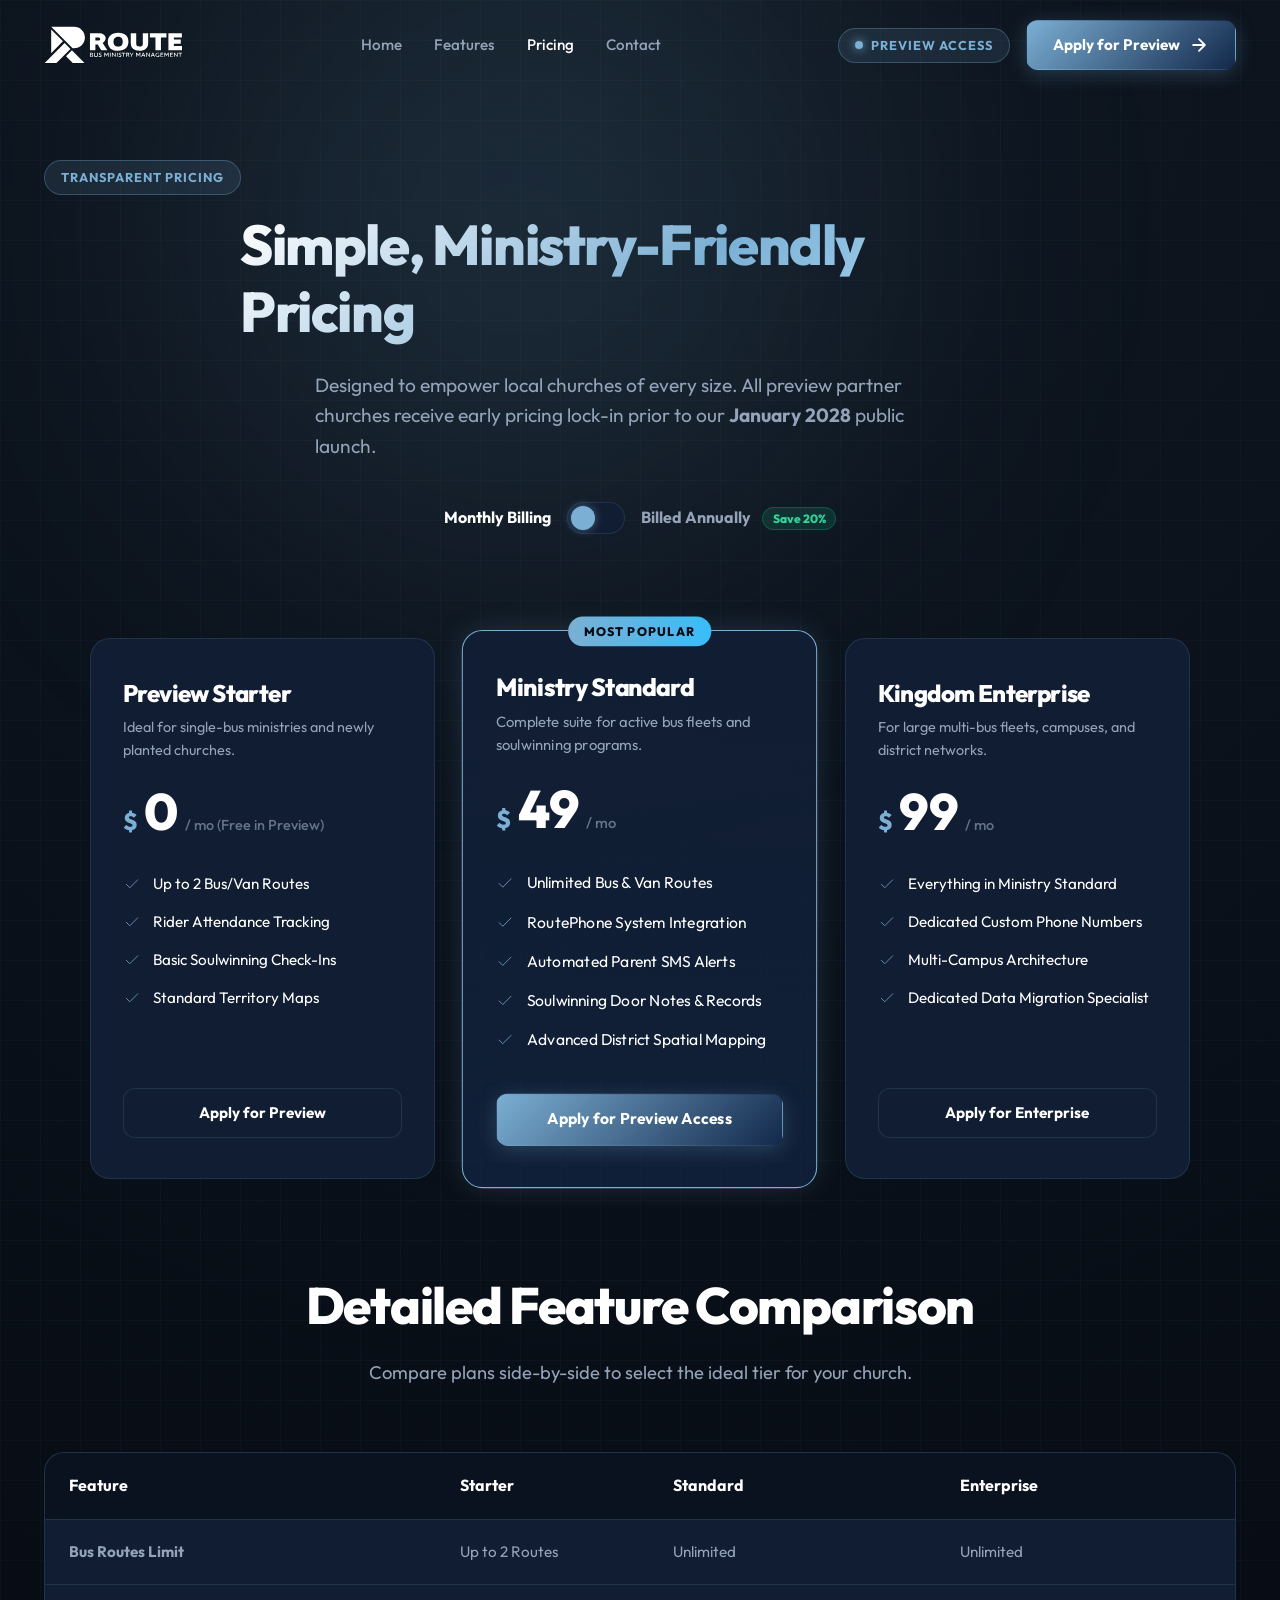
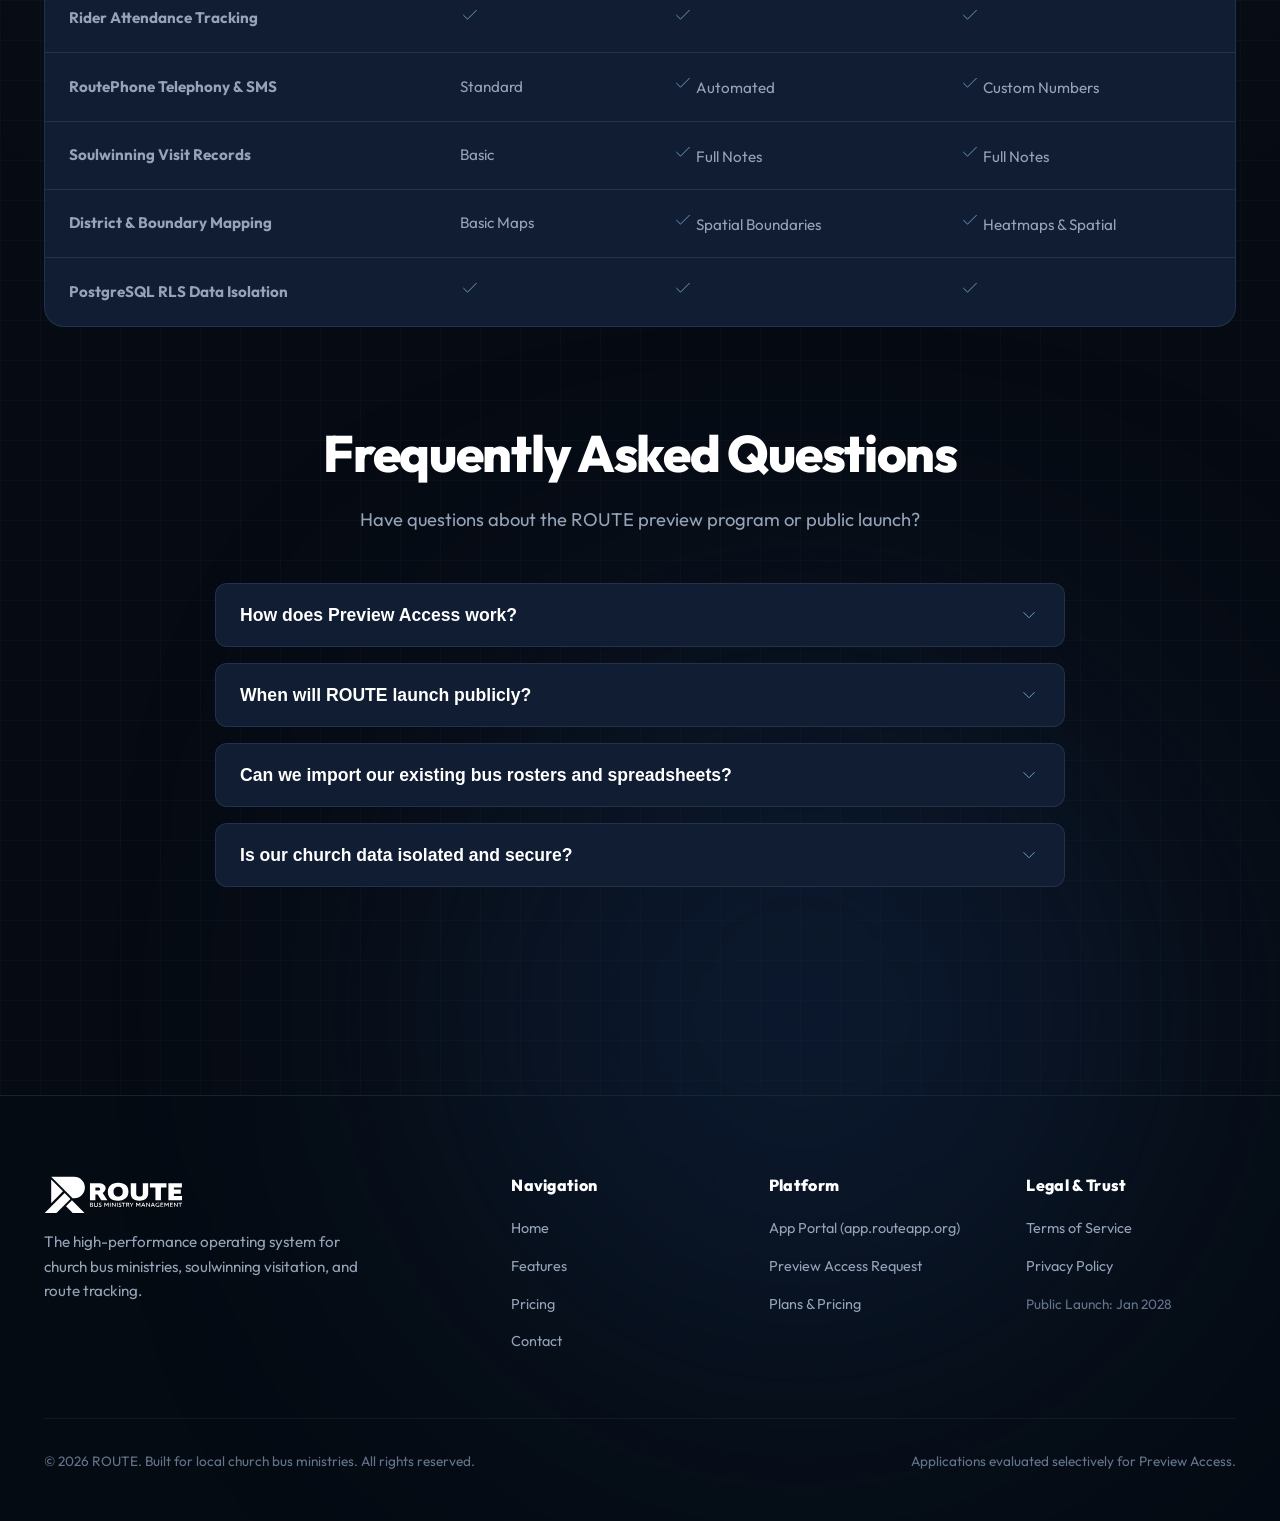
<file: pricing.html>
<!DOCTYPE html>
<html lang="en">
<head>
    <meta charset="UTF-8">
    <meta name="viewport" content="width=device-width, initial-scale=1.0">
    <title>Pricing & Plans - ROUTE Church Bus Ministry Platform</title>
    <meta name="description" content="Transparent pricing for ROUTE church bus ministry platform. Preview access plans, unlimited route management, RoutePhone telephony, and soulwinning tools.">
    
    <!-- Favicon & Icons -->
    <link rel="icon" type="image/x-icon" href="favicon.ico">
    <link rel="icon" type="image/svg+xml" href="favicon.svg">
    <link rel="apple-touch-icon" href="apple-touch-icon.png">

    <!-- Fonts -->
    <link rel="preconnect" href="https://fonts.googleapis.com">
    <link rel="preconnect" href="https://fonts.gstatic.com" crossorigin>
    <link href="https://fonts.googleapis.com/css2?family=Outfit:wght@300;400;500;600;700;800;900&display=swap" rel="stylesheet">

    <!-- Custom Stylesheet -->
    <link rel="stylesheet" href="css/style.css">
</head>
<body>

    <!-- Ambient Background Glows -->
    <div class="ambient-glow glow-top-left"></div>
    <div class="ambient-glow glow-bottom-right"></div>

    <!-- Navigation Bar -->
    <header class="navbar">
        <div class="container nav-content">
            <a href="index.html" class="brand-logo">
                <img src="images/logos/Logo Horizontal White.svg" alt="ROUTE Logo" height="38">
            </a>

            <nav class="nav-links">
                <a href="index.html">Home</a>
                <a href="features.html">Features</a>
                <a href="pricing.html" class="active">Pricing</a>
                <a href="contact.html">Contact</a>
            </nav>

            <div class="nav-actions">
                <div class="badge badge-preview">
                    <span class="badge-dot"></span>
                    Preview Access
                </div>
                <a href="https://app.routeapp.org" class="btn btn-primary" data-open-modal="preview">
                    Apply for Preview
                    <svg class="btn-icon" viewBox="0 0 24 24"><path d="M5 12h14M12 5l7 7-7 7"/></svg>
                </a>
            </div>

            <button class="mobile-toggle" aria-label="Toggle Navigation Menu">
                <svg viewBox="0 0 24 24" fill="none" stroke="currentColor" stroke-width="2"><path d="M4 6h16M4 12h16M4 18h16"/></svg>
            </button>
        </div>
    </header>

    <!-- Mobile Drawer -->
    <div class="mobile-drawer">
        <nav class="nav-links">
            <a href="index.html">Home</a>
            <a href="features.html">Features</a>
            <a href="pricing.html" class="active">Pricing</a>
            <a href="contact.html">Contact</a>
            <a href="terms.html">Terms of Service</a>
            <a href="privacy.html">Privacy Policy</a>
        </nav>
        <a href="https://app.routeapp.org" class="btn btn-primary" data-open-modal="preview">Apply for Preview Access</a>
    </div>

    <!-- Pricing Hero Section -->
    <section class="section" style="padding-top: 10rem; padding-bottom: 3rem;">
        <div class="container text-center">
            <div class="badge badge-preview reveal" style="margin-bottom: 1rem;">Transparent Pricing</div>
            <h1 class="gradient-text reveal" style="font-size: 3.5rem; max-width: 800px; margin: 0 auto 1.5rem auto;">
                Simple, Ministry-Friendly Pricing
            </h1>
            <p class="reveal" style="font-size: 1.2rem; max-width: 650px; margin: 0 auto 2.5rem auto;">
                Designed to empower local churches of every size. All preview partner churches receive early pricing lock-in prior to our <strong>January 2028</strong> public launch.
            </p>

            <!-- Billing Toggle Switch -->
            <div class="pricing-toggle-wrapper reveal">
                <span class="pricing-toggle-label active" id="label-monthly">Monthly Billing</span>
                <div class="toggle-switch" id="pricing-toggle" role="button" aria-label="Toggle annual or monthly pricing">
                    <div class="toggle-switch-handle"></div>
                </div>
                <span class="pricing-toggle-label" id="label-annual">
                    Billed Annually
                    <span class="discount-badge">Save 20%</span>
                </span>
            </div>
        </div>
    </section>

    <!-- Pricing Cards Grid -->
    <section class="section" style="padding-top: 0;">
        <div class="container">
            <div class="pricing-grid reveal">
                <!-- Plan 1: Preview Starter -->
                <div class="pricing-card">
                    <div>
                        <h3>Preview Starter</h3>
                        <p>Ideal for single-bus ministries and newly planted churches.</p>
                        <div class="pricing-price">
                            <span class="pricing-currency">$</span>
                            <span class="pricing-amount" data-monthly="0" data-annual="0">0</span>
                            <span class="pricing-period">/ mo (Free in Preview)</span>
                        </div>
                        <ul class="pricing-features">
                            <li>
                                <svg viewBox="0 0 24 24" fill="none" stroke="currentColor"><polyline points="20 6 9 17 4 12"/></svg>
                                Up to 2 Bus/Van Routes
                            </li>
                            <li>
                                <svg viewBox="0 0 24 24" fill="none" stroke="currentColor"><polyline points="20 6 9 17 4 12"/></svg>
                                Rider Attendance Tracking
                            </li>
                            <li>
                                <svg viewBox="0 0 24 24" fill="none" stroke="currentColor"><polyline points="20 6 9 17 4 12"/></svg>
                                Basic Soulwinning Check-Ins
                            </li>
                            <li>
                                <svg viewBox="0 0 24 24" fill="none" stroke="currentColor"><polyline points="20 6 9 17 4 12"/></svg>
                                Standard Territory Maps
                            </li>
                        </ul>
                    </div>
                    <a href="https://app.routeapp.org" class="btn btn-secondary" style="width:100%;" data-open-modal="preview">Apply for Preview</a>
                </div>

                <!-- Plan 2: Ministry Standard (Featured) -->
                <div class="pricing-card featured">
                    <div class="pricing-popular-tag">Most Popular</div>
                    <div>
                        <h3>Ministry Standard</h3>
                        <p>Complete suite for active bus fleets and soulwinning programs.</p>
                        <div class="pricing-price">
                            <span class="pricing-currency">$</span>
                            <span class="pricing-amount" data-monthly="49" data-annual="39">49</span>
                            <span class="pricing-period">/ mo</span>
                        </div>
                        <ul class="pricing-features">
                            <li>
                                <svg viewBox="0 0 24 24" fill="none" stroke="currentColor"><polyline points="20 6 9 17 4 12"/></svg>
                                Unlimited Bus & Van Routes
                            </li>
                            <li>
                                <svg viewBox="0 0 24 24" fill="none" stroke="currentColor"><polyline points="20 6 9 17 4 12"/></svg>
                                RoutePhone System Integration
                            </li>
                            <li>
                                <svg viewBox="0 0 24 24" fill="none" stroke="currentColor"><polyline points="20 6 9 17 4 12"/></svg>
                                Automated Parent SMS Alerts
                            </li>
                            <li>
                                <svg viewBox="0 0 24 24" fill="none" stroke="currentColor"><polyline points="20 6 9 17 4 12"/></svg>
                                Soulwinning Door Notes & Records
                            </li>
                            <li>
                                <svg viewBox="0 0 24 24" fill="none" stroke="currentColor"><polyline points="20 6 9 17 4 12"/></svg>
                                Advanced District Spatial Mapping
                            </li>
                        </ul>
                    </div>
                    <a href="https://app.routeapp.org" class="btn btn-primary" style="width:100%;" data-open-modal="preview">Apply for Preview Access</a>
                </div>

                <!-- Plan 3: Kingdom Enterprise -->
                <div class="pricing-card">
                    <div>
                        <h3>Kingdom Enterprise</h3>
                        <p>For large multi-bus fleets, campuses, and district networks.</p>
                        <div class="pricing-price">
                            <span class="pricing-currency">$</span>
                            <span class="pricing-amount" data-monthly="99" data-annual="79">99</span>
                            <span class="pricing-period">/ mo</span>
                        </div>
                        <ul class="pricing-features">
                            <li>
                                <svg viewBox="0 0 24 24" fill="none" stroke="currentColor"><polyline points="20 6 9 17 4 12"/></svg>
                                Everything in Ministry Standard
                            </li>
                            <li>
                                <svg viewBox="0 0 24 24" fill="none" stroke="currentColor"><polyline points="20 6 9 17 4 12"/></svg>
                                Dedicated Custom Phone Numbers
                            </li>
                            <li>
                                <svg viewBox="0 0 24 24" fill="none" stroke="currentColor"><polyline points="20 6 9 17 4 12"/></svg>
                                Multi-Campus Architecture
                            </li>
                            <li>
                                <svg viewBox="0 0 24 24" fill="none" stroke="currentColor"><polyline points="20 6 9 17 4 12"/></svg>
                                Dedicated Data Migration Specialist
                            </li>
                        </ul>
                    </div>
                    <a href="https://app.routeapp.org" class="btn btn-secondary" style="width:100%;" data-open-modal="preview">Apply for Enterprise</a>
                </div>
            </div>

            <!-- Comparison Table -->
            <div class="section-header reveal" style="margin-top: 6rem; margin-bottom: 2rem;">
                <h2>Detailed Feature Comparison</h2>
                <p>Compare plans side-by-side to select the ideal tier for your church.</p>
            </div>

            <div class="table-wrapper reveal">
                <table class="comparison-table">
                    <thead>
                        <tr>
                            <th>Feature</th>
                            <th>Starter</th>
                            <th>Standard</th>
                            <th>Enterprise</th>
                        </tr>
                    </thead>
                    <tbody>
                        <tr>
                            <td><strong>Bus Routes Limit</strong></td>
                            <td>Up to 2 Routes</td>
                            <td>Unlimited</td>
                            <td>Unlimited</td>
                        </tr>
                        <tr>
                            <td><strong>Rider Attendance Tracking</strong></td>
                            <td><svg class="table-check" viewBox="0 0 24 24" fill="none" stroke="currentColor"><polyline points="20 6 9 17 4 12"/></svg></td>
                            <td><svg class="table-check" viewBox="0 0 24 24" fill="none" stroke="currentColor"><polyline points="20 6 9 17 4 12"/></svg></td>
                            <td><svg class="table-check" viewBox="0 0 24 24" fill="none" stroke="currentColor"><polyline points="20 6 9 17 4 12"/></svg></td>
                        </tr>
                        <tr>
                            <td><strong>RoutePhone Telephony & SMS</strong></td>
                            <td>Standard</td>
                            <td><svg class="table-check" viewBox="0 0 24 24" fill="none" stroke="currentColor"><polyline points="20 6 9 17 4 12"/></svg> Automated</td>
                            <td><svg class="table-check" viewBox="0 0 24 24" fill="none" stroke="currentColor"><polyline points="20 6 9 17 4 12"/></svg> Custom Numbers</td>
                        </tr>
                        <tr>
                            <td><strong>Soulwinning Visit Records</strong></td>
                            <td>Basic</td>
                            <td><svg class="table-check" viewBox="0 0 24 24" fill="none" stroke="currentColor"><polyline points="20 6 9 17 4 12"/></svg> Full Notes</td>
                            <td><svg class="table-check" viewBox="0 0 24 24" fill="none" stroke="currentColor"><polyline points="20 6 9 17 4 12"/></svg> Full Notes</td>
                        </tr>
                        <tr>
                            <td><strong>District & Boundary Mapping</strong></td>
                            <td>Basic Maps</td>
                            <td><svg class="table-check" viewBox="0 0 24 24" fill="none" stroke="currentColor"><polyline points="20 6 9 17 4 12"/></svg> Spatial Boundaries</td>
                            <td><svg class="table-check" viewBox="0 0 24 24" fill="none" stroke="currentColor"><polyline points="20 6 9 17 4 12"/></svg> Heatmaps & Spatial</td>
                        </tr>
                        <tr>
                            <td><strong>PostgreSQL RLS Data Isolation</strong></td>
                            <td><svg class="table-check" viewBox="0 0 24 24" fill="none" stroke="currentColor"><polyline points="20 6 9 17 4 12"/></svg></td>
                            <td><svg class="table-check" viewBox="0 0 24 24" fill="none" stroke="currentColor"><polyline points="20 6 9 17 4 12"/></svg></td>
                            <td><svg class="table-check" viewBox="0 0 24 24" fill="none" stroke="currentColor"><polyline points="20 6 9 17 4 12"/></svg></td>
                        </tr>
                    </tbody>
                </table>
            </div>

            <!-- FAQ Accordion -->
            <div class="section-header reveal" style="margin-top: 6rem; margin-bottom: 3rem;">
                <h2>Frequently Asked Questions</h2>
                <p>Have questions about the ROUTE preview program or public launch?</p>
            </div>

            <div class="faq-container reveal">
                <div class="faq-item">
                    <button class="faq-header">
                        <span>How does Preview Access work?</span>
                        <svg class="faq-icon" viewBox="0 0 24 24" fill="none" stroke="currentColor"><path d="M6 9l6 6 6-6"/></svg>
                    </button>
                    <div class="faq-body">
                        <p>ROUTE is currently in selective preview access. You can submit an application at <strong>app.routeapp.org</strong> or using our request form. Applications are evaluated manually to ensure proper onboarding and support.</p>
                    </div>
                </div>

                <div class="faq-item">
                    <button class="faq-header">
                        <span>When will ROUTE launch publicly?</span>
                        <svg class="faq-icon" viewBox="0 0 24 24" fill="none" stroke="currentColor"><path d="M6 9l6 6 6-6"/></svg>
                    </button>
                    <div class="faq-body">
                        <p>ROUTE is scheduled for its official nationwide public launch in <strong>January 2028</strong>. Preview partner churches get early feature access and pricing protection prior to launch.</p>
                    </div>
                </div>

                <div class="faq-item">
                    <button class="faq-header">
                        <span>Can we import our existing bus rosters and spreadsheets?</span>
                        <svg class="faq-icon" viewBox="0 0 24 24" fill="none" stroke="currentColor"><path d="M6 9l6 6 6-6"/></svg>
                    </button>
                    <div class="faq-body">
                        <p>Yes! ROUTE includes built-in bulk CSV and spreadsheet import tools. Our onboarding assistant helps map existing rider columns, route numbers, and family contact details seamlessly.</p>
                    </div>
                </div>

                <div class="faq-item">
                    <button class="faq-header">
                        <span>Is our church data isolated and secure?</span>
                        <svg class="faq-icon" viewBox="0 0 24 24" fill="none" stroke="currentColor"><path d="M6 9l6 6 6-6"/></svg>
                    </button>
                    <div class="faq-body">
                        <p>Absolutely. ROUTE uses PostgreSQL Row-Level Security (RLS) policies on every database query. No other church or tenant can ever view, query, or modify your ministry records.</p>
                    </div>
                </div>
            </div>
        </div>
    </section>

    <!-- Footer -->
    <footer class="footer">
        <div class="container">
            <div class="footer-grid">
                <div class="footer-brand">
                    <a href="index.html" class="brand-logo">
                        <img src="images/logos/Logo Horizontal White.svg" alt="ROUTE Logo" height="34">
                    </a>
                    <p>The high-performance operating system for church bus ministries, soulwinning visitation, and route tracking.</p>
                </div>

                <div class="footer-col">
                    <h4>Navigation</h4>
                    <ul class="footer-links">
                        <li><a href="index.html">Home</a></li>
                        <li><a href="features.html">Features</a></li>
                        <li><a href="pricing.html">Pricing</a></li>
                        <li><a href="contact.html">Contact</a></li>
                    </ul>
                </div>

                <div class="footer-col">
                    <h4>Platform</h4>
                    <ul class="footer-links">
                        <li><a href="https://app.routeapp.org" target="_blank">App Portal (app.routeapp.org)</a></li>
                        <li><a href="https://app.routeapp.org" data-open-modal="preview">Preview Access Request</a></li>
                        <li><a href="pricing.html">Plans & Pricing</a></li>
                    </ul>
                </div>

                <div class="footer-col">
                    <h4>Legal & Trust</h4>
                    <ul class="footer-links">
                        <li><a href="terms.html">Terms of Service</a></li>
                        <li><a href="privacy.html">Privacy Policy</a></li>
                        <li><span style="color:#64748b; font-size:0.85rem;">Public Launch: Jan 2028</span></li>
                    </ul>
                </div>
            </div>

            <div class="footer-bottom">
                <div>&copy; 2026 ROUTE. Built for local church bus ministries. All rights reserved.</div>
                <div>Applications evaluated selectively for Preview Access.</div>
            </div>
        </div>
    </footer>

    <!-- Preview Modal -->
    <div class="modal-overlay" id="preview-modal">
        <div class="modal-content">
            <button class="modal-close" aria-label="Close modal">&times;</button>
            <div style="text-align:center; margin-bottom: 1.5rem;">
                <div class="badge badge-preview" style="margin-bottom:0.75rem;">Preview Access Request</div>
                <h3 style="font-size:1.8rem; margin-bottom:0.5rem;">Join The ROUTE Preview</h3>
                <p style="font-size:0.9rem;">
                    ROUTE is currently in selective preview. Requests are evaluated manually prior to our public launch in <strong>January 2028</strong>.
                </p>
            </div>

            <form id="preview-access-form">
                <div class="form-group">
                    <label class="form-label" for="modal-church">Church Name</label>
                    <input type="text" id="modal-church" class="form-input" placeholder="e.g. Grace Baptist Church" required>
                </div>
                <div class="form-group">
                    <label class="form-label" for="modal-name">Contact Person</label>
                    <input type="text" id="modal-name" class="form-input" placeholder="Pastor or Bus Director Name" required>
                </div>
                <div class="form-group">
                    <label class="form-label" for="modal-email">Email Address</label>
                    <input type="email" id="modal-email" class="form-input" placeholder="pastor@church.org" required>
                </div>
                <div class="form-group">
                    <label class="form-label" for="modal-buses">Number of Bus / Van Routes</label>
                    <select id="modal-buses" class="form-select">
                        <option value="1-2">1 - 2 Routes</option>
                        <option value="3-5">3 - 5 Routes</option>
                        <option value="6-10">6 - 10 Routes</option>
                        <option value="10+">10+ Routes</option>
                    </select>
                </div>
                <button type="submit" class="btn btn-primary" style="width:100%; margin-top:1rem;">
                    Submit Application
                </button>
            </form>

            <div id="form-success-message" style="display:none; text-align:center; padding:2rem 0;">
                <svg class="btn-icon" style="width:48px; height:48px; color:#34d399; margin-bottom:1rem;" viewBox="0 0 24 24" fill="none" stroke="currentColor"><circle cx="12" cy="12" r="10"/><path d="M9 12l2 2 4-4"/></svg>
                <h4 style="font-size:1.4rem; margin-bottom:0.5rem; color:#fff;">Application Received</h4>
                <p style="font-size:0.9rem; margin-bottom:1.5rem;">
                    Thank you! Your preview access request has been submitted for review. You can also log in directly or check status at <strong>app.routeapp.org</strong>.
                </p>
                <a href="https://app.routeapp.org" class="btn btn-secondary" target="_blank">Visit app.routeapp.org</a>
            </div>
        </div>
    </div>

    <!-- Main JavaScript Engine -->
    <script src="js/main.js"></script>
</body>
</html>
</file>
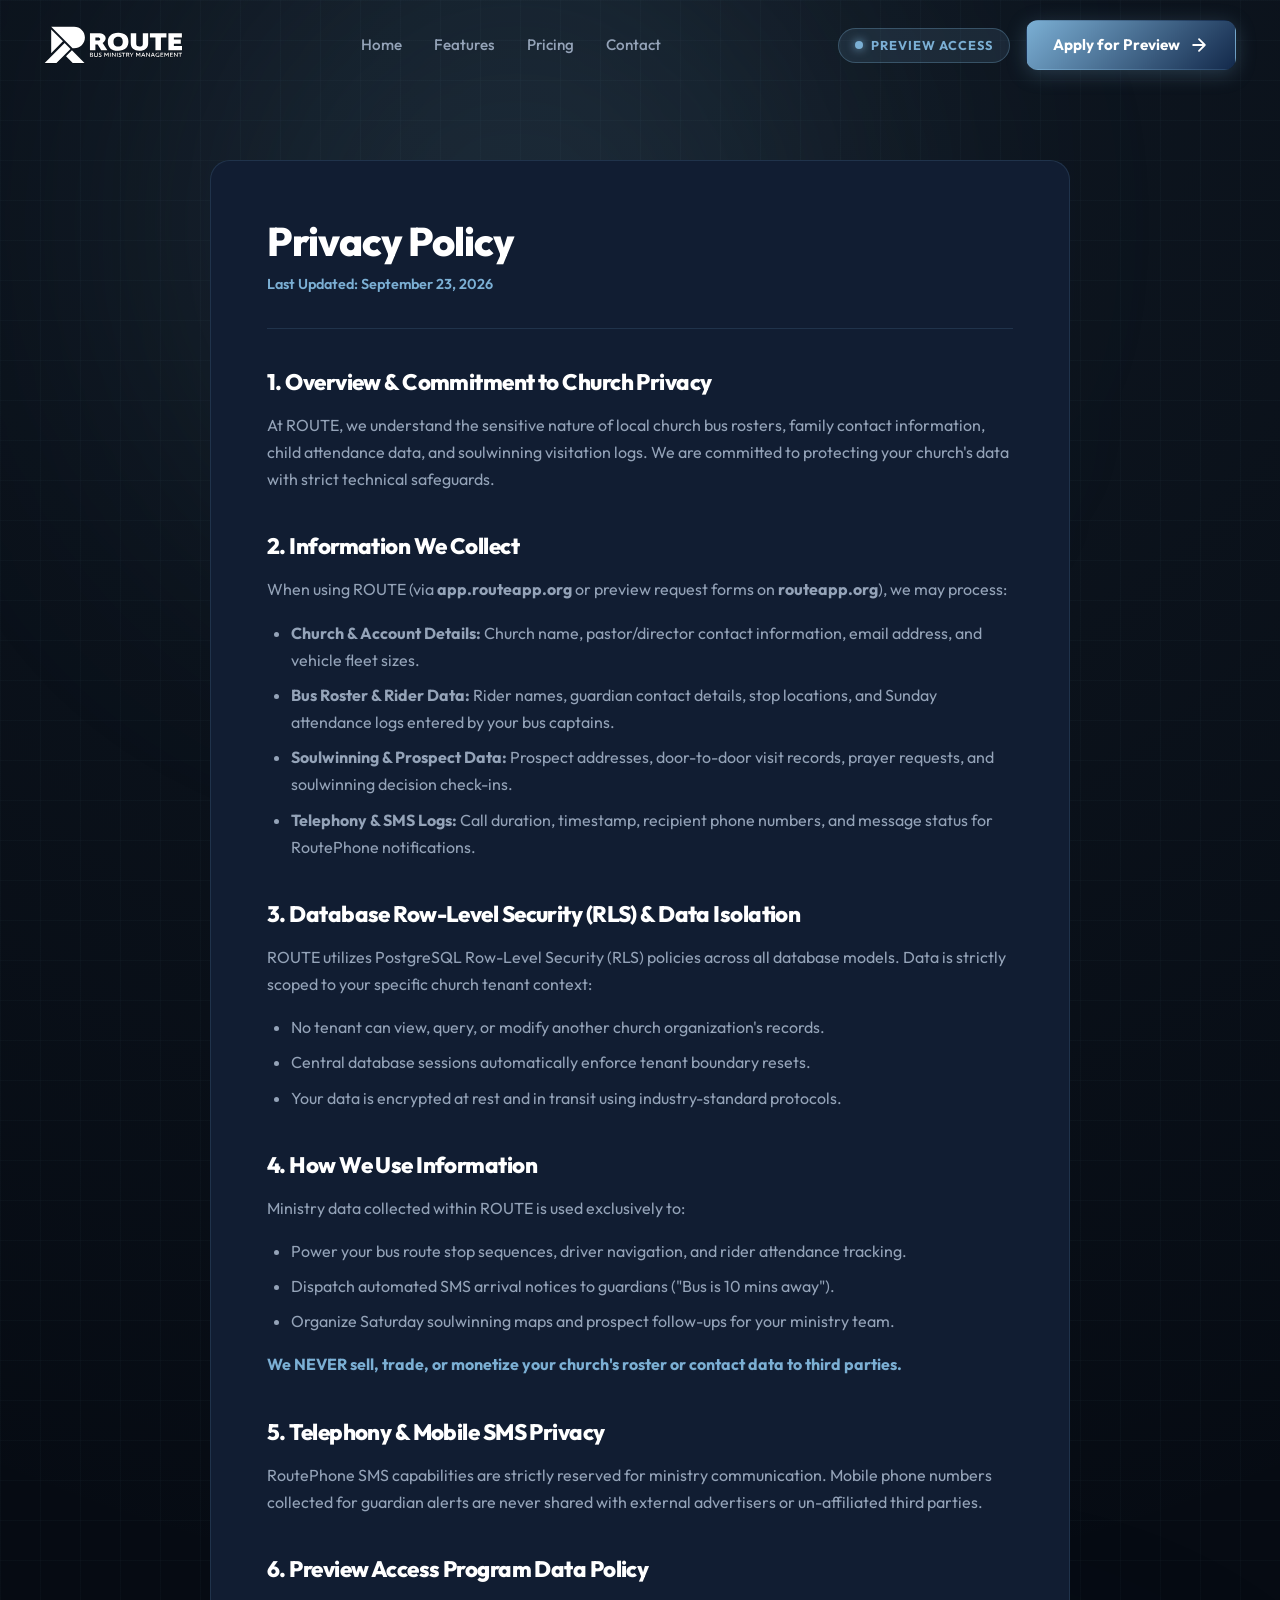
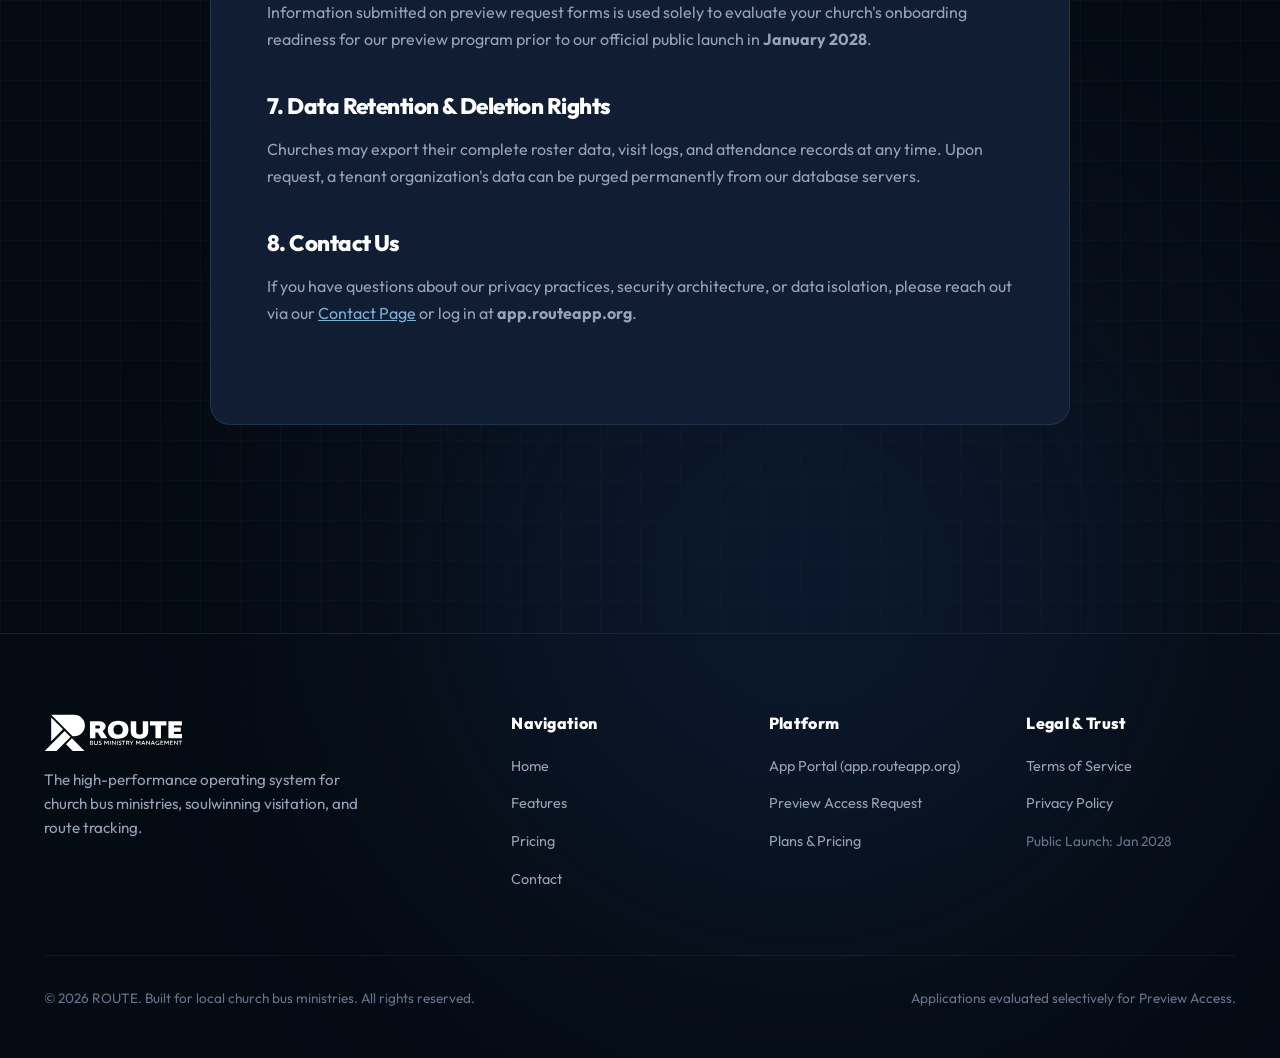
<file: privacy.html>
<!DOCTYPE html>
<html lang="en">
<head>
    <meta charset="UTF-8">
    <meta name="viewport" content="width=device-width, initial-scale=1.0">
    <title>Privacy Policy - ROUTE Platform</title>
    <meta name="description" content="Privacy Policy for ROUTE. Data protection, Row-Level Security (RLS) tenant isolation, rider confidentiality, and telephony policies.">
    
    <!-- Favicon & Icons -->
    <link rel="icon" type="image/x-icon" href="favicon.ico">
    <link rel="icon" type="image/svg+xml" href="favicon.svg">
    <link rel="apple-touch-icon" href="apple-touch-icon.png">

    <!-- Fonts -->
    <link rel="preconnect" href="https://fonts.googleapis.com">
    <link rel="preconnect" href="https://fonts.gstatic.com" crossorigin>
    <link href="https://fonts.googleapis.com/css2?family=Outfit:wght@300;400;500;600;700;800;900&display=swap" rel="stylesheet">

    <!-- Custom Stylesheet -->
    <link rel="stylesheet" href="css/style.css">
</head>
<body>

    <!-- Ambient Background Glows -->
    <div class="ambient-glow glow-top-left"></div>
    <div class="ambient-glow glow-bottom-right"></div>

    <!-- Navigation Bar -->
    <header class="navbar">
        <div class="container nav-content">
            <a href="index.html" class="brand-logo">
                <img src="images/logos/Logo Horizontal White.svg" alt="ROUTE Logo" height="38">
            </a>

            <nav class="nav-links">
                <a href="index.html">Home</a>
                <a href="features.html">Features</a>
                <a href="pricing.html">Pricing</a>
                <a href="contact.html">Contact</a>
            </nav>

            <div class="nav-actions">
                <div class="badge badge-preview">
                    <span class="badge-dot"></span>
                    Preview Access
                </div>
                <a href="https://app.routeapp.org" class="btn btn-primary" data-open-modal="preview">
                    Apply for Preview
                    <svg class="btn-icon" viewBox="0 0 24 24"><path d="M5 12h14M12 5l7 7-7 7"/></svg>
                </a>
            </div>

            <button class="mobile-toggle" aria-label="Toggle Navigation Menu">
                <svg viewBox="0 0 24 24" fill="none" stroke="currentColor" stroke-width="2"><path d="M4 6h16M4 12h16M4 18h16"/></svg>
            </button>
        </div>
    </header>

    <!-- Mobile Drawer -->
    <div class="mobile-drawer">
        <nav class="nav-links">
            <a href="index.html">Home</a>
            <a href="features.html">Features</a>
            <a href="pricing.html">Pricing</a>
            <a href="contact.html">Contact</a>
            <a href="terms.html">Terms of Service</a>
            <a href="privacy.html" class="active">Privacy Policy</a>
        </nav>
        <a href="https://app.routeapp.org" class="btn btn-primary" data-open-modal="preview">Apply for Preview Access</a>
    </div>

    <!-- Legal Document Content -->
    <section class="section" style="padding-top: 10rem;">
        <div class="container">
            <div class="legal-container reveal">
                <div class="legal-header">
                    <h1>Privacy Policy</h1>
                    <div class="legal-date">Last Updated: September 23, 2026</div>
                </div>

                <div class="legal-section">
                    <h2>1. Overview & Commitment to Church Privacy</h2>
                    <p>
                        At ROUTE, we understand the sensitive nature of local church bus rosters, family contact information, child attendance data, and soulwinning visitation logs. We are committed to protecting your church's data with strict technical safeguards.
                    </p>
                </div>

                <div class="legal-section">
                    <h2>2. Information We Collect</h2>
                    <p>
                        When using ROUTE (via <strong>app.routeapp.org</strong> or preview request forms on <strong>routeapp.org</strong>), we may process:
                    </p>
                    <ul>
                        <li><strong>Church & Account Details:</strong> Church name, pastor/director contact information, email address, and vehicle fleet sizes.</li>
                        <li><strong>Bus Roster & Rider Data:</strong> Rider names, guardian contact details, stop locations, and Sunday attendance logs entered by your bus captains.</li>
                        <li><strong>Soulwinning & Prospect Data:</strong> Prospect addresses, door-to-door visit records, prayer requests, and soulwinning decision check-ins.</li>
                        <li><strong>Telephony & SMS Logs:</strong> Call duration, timestamp, recipient phone numbers, and message status for RoutePhone notifications.</li>
                    </ul>
                </div>

                <div class="legal-section">
                    <h2>3. Database Row-Level Security (RLS) & Data Isolation</h2>
                    <p>
                        ROUTE utilizes PostgreSQL Row-Level Security (RLS) policies across all database models. Data is strictly scoped to your specific church tenant context:
                    </p>
                    <ul>
                        <li>No tenant can view, query, or modify another church organization's records.</li>
                        <li>Central database sessions automatically enforce tenant boundary resets.</li>
                        <li>Your data is encrypted at rest and in transit using industry-standard protocols.</li>
                    </ul>
                </div>

                <div class="legal-section">
                    <h2>4. How We Use Information</h2>
                    <p>
                        Ministry data collected within ROUTE is used exclusively to:
                    </p>
                    <ul>
                        <li>Power your bus route stop sequences, driver navigation, and rider attendance tracking.</li>
                        <li>Dispatch automated SMS arrival notices to guardians ("Bus is 10 mins away").</li>
                        <li>Organize Saturday soulwinning maps and prospect follow-ups for your ministry team.</li>
                    </ul>
                    <p style="font-weight: 700; color: var(--color-brand-sky);">
                        We NEVER sell, trade, or monetize your church's roster or contact data to third parties.
                    </p>
                </div>

                <div class="legal-section">
                    <h2>5. Telephony & Mobile SMS Privacy</h2>
                    <p>
                        RoutePhone SMS capabilities are strictly reserved for ministry communication. Mobile phone numbers collected for guardian alerts are never shared with external advertisers or un-affiliated third parties.
                    </p>
                </div>

                <div class="legal-section">
                    <h2>6. Preview Access Program Data Policy</h2>
                    <p>
                        Information submitted on preview request forms is used solely to evaluate your church's onboarding readiness for our preview program prior to our official public launch in <strong>January 2028</strong>.
                    </p>
                </div>

                <div class="legal-section">
                    <h2>7. Data Retention & Deletion Rights</h2>
                    <p>
                        Churches may export their complete roster data, visit logs, and attendance records at any time. Upon request, a tenant organization's data can be purged permanently from our database servers.
                    </p>
                </div>

                <div class="legal-section">
                    <h2>8. Contact Us</h2>
                    <p>
                        If you have questions about our privacy practices, security architecture, or data isolation, please reach out via our <a href="contact.html" style="color: var(--color-brand-sky);">Contact Page</a> or log in at <strong>app.routeapp.org</strong>.
                    </p>
                </div>
            </div>
        </div>
    </section>

    <!-- Footer -->
    <footer class="footer">
        <div class="container">
            <div class="footer-grid">
                <div class="footer-brand">
                    <a href="index.html" class="brand-logo">
                        <img src="images/logos/Logo Horizontal White.svg" alt="ROUTE Logo" height="34">
                    </a>
                    <p>The high-performance operating system for church bus ministries, soulwinning visitation, and route tracking.</p>
                </div>

                <div class="footer-col">
                    <h4>Navigation</h4>
                    <ul class="footer-links">
                        <li><a href="index.html">Home</a></li>
                        <li><a href="features.html">Features</a></li>
                        <li><a href="pricing.html">Pricing</a></li>
                        <li><a href="contact.html">Contact</a></li>
                    </ul>
                </div>

                <div class="footer-col">
                    <h4>Platform</h4>
                    <ul class="footer-links">
                        <li><a href="https://app.routeapp.org" target="_blank">App Portal (app.routeapp.org)</a></li>
                        <li><a href="https://app.routeapp.org" data-open-modal="preview">Preview Access Request</a></li>
                        <li><a href="pricing.html">Plans & Pricing</a></li>
                    </ul>
                </div>

                <div class="footer-col">
                    <h4>Legal & Trust</h4>
                    <ul class="footer-links">
                        <li><a href="terms.html">Terms of Service</a></li>
                        <li><a href="privacy.html">Privacy Policy</a></li>
                        <li><span style="color:#64748b; font-size:0.85rem;">Public Launch: Jan 2028</span></li>
                    </ul>
                </div>
            </div>

            <div class="footer-bottom">
                <div>&copy; 2026 ROUTE. Built for local church bus ministries. All rights reserved.</div>
                <div>Applications evaluated selectively for Preview Access.</div>
            </div>
        </div>
    </footer>

    <!-- Preview Modal -->
    <div class="modal-overlay" id="preview-modal">
        <div class="modal-content">
            <button class="modal-close" aria-label="Close modal">&times;</button>
            <div style="text-align:center; margin-bottom: 1.5rem;">
                <div class="badge badge-preview" style="margin-bottom:0.75rem;">Preview Access Request</div>
                <h3 style="font-size:1.8rem; margin-bottom:0.5rem;">Join The ROUTE Preview</h3>
                <p style="font-size:0.9rem;">
                    ROUTE is currently in selective preview. Requests are evaluated manually prior to our public launch in <strong>January 2028</strong>.
                </p>
            </div>

            <form id="preview-access-form">
                <div class="form-group">
                    <label class="form-label" for="modal-church">Church Name</label>
                    <input type="text" id="modal-church" class="form-input" placeholder="e.g. Grace Baptist Church" required>
                </div>
                <div class="form-group">
                    <label class="form-label" for="modal-name">Contact Person</label>
                    <input type="text" id="modal-name" class="form-input" placeholder="Pastor or Bus Director Name" required>
                </div>
                <div class="form-group">
                    <label class="form-label" for="modal-email">Email Address</label>
                    <input type="email" id="modal-email" class="form-input" placeholder="pastor@church.org" required>
                </div>
                <div class="form-group">
                    <label class="form-label" for="modal-buses">Number of Bus / Van Routes</label>
                    <select id="modal-buses" class="form-select">
                        <option value="1-2">1 - 2 Routes</option>
                        <option value="3-5">3 - 5 Routes</option>
                        <option value="6-10">6 - 10 Routes</option>
                        <option value="10+">10+ Routes</option>
                    </select>
                </div>
                <button type="submit" class="btn btn-primary" style="width:100%; margin-top:1rem;">
                    Submit Application
                </button>
            </form>

            <div id="form-success-message" style="display:none; text-align:center; padding:2rem 0;">
                <svg class="btn-icon" style="width:48px; height:48px; color:#34d399; margin-bottom:1rem;" viewBox="0 0 24 24" fill="none" stroke="currentColor"><circle cx="12" cy="12" r="10"/><path d="M9 12l2 2 4-4"/></svg>
                <h4 style="font-size:1.4rem; margin-bottom:0.5rem; color:#fff;">Application Received</h4>
                <p style="font-size:0.9rem; margin-bottom:1.5rem;">
                    Thank you! Your preview access request has been submitted for review. You can also log in directly or check status at <strong>app.routeapp.org</strong>.
                </p>
                <a href="https://app.routeapp.org" class="btn btn-secondary" target="_blank">Visit app.routeapp.org</a>
            </div>
        </div>
    </div>

    <!-- Main JavaScript Engine -->
    <script src="js/main.js"></script>
</body>
</html>
</file>
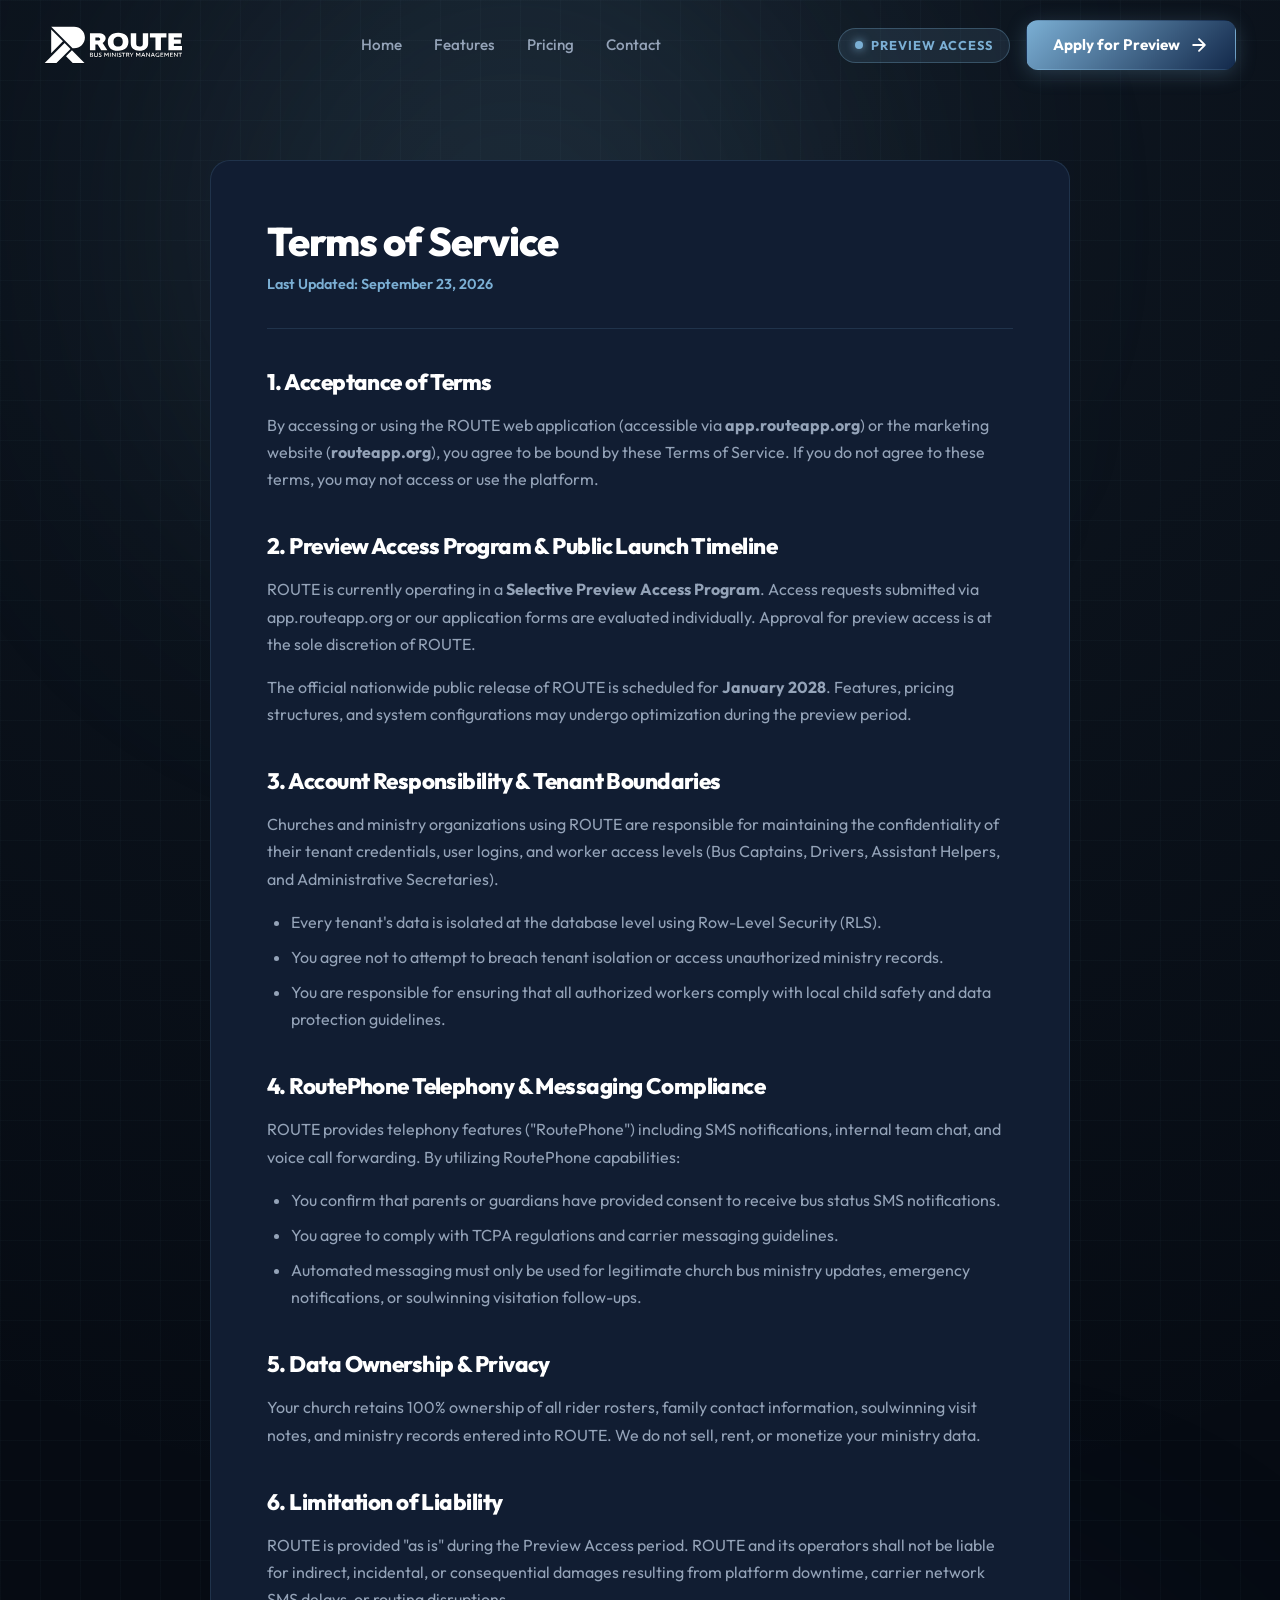
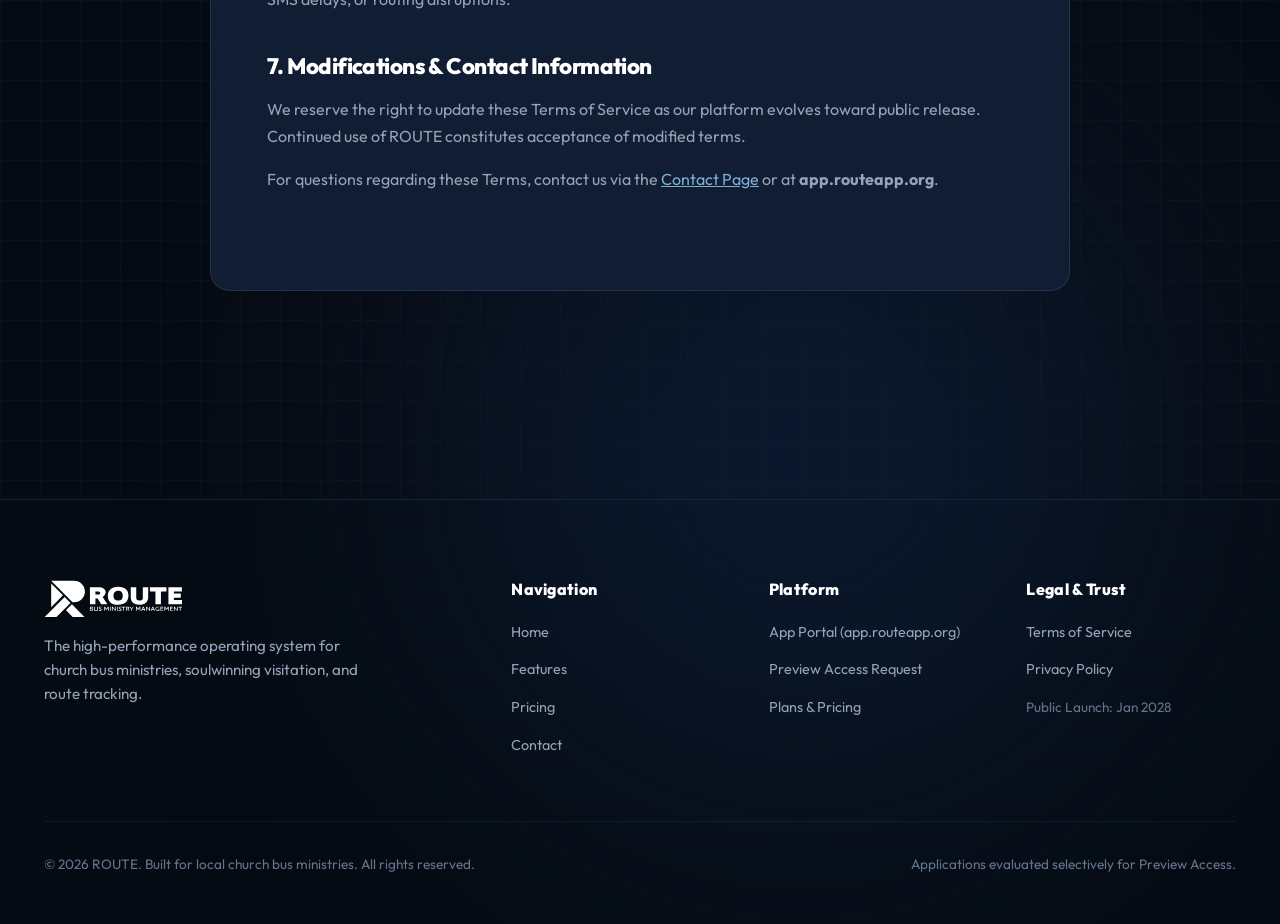
<file: terms.html>
<!DOCTYPE html>
<html lang="en">
<head>
    <meta charset="UTF-8">
    <meta name="viewport" content="width=device-width, initial-scale=1.0">
    <title>Terms of Service - ROUTE Platform</title>
    <meta name="description" content="Terms of Service for the ROUTE church bus ministry and soulwinning platform.">
    
    <!-- Favicon & Icons -->
    <link rel="icon" type="image/x-icon" href="favicon.ico">
    <link rel="icon" type="image/svg+xml" href="favicon.svg">
    <link rel="apple-touch-icon" href="apple-touch-icon.png">

    <!-- Fonts -->
    <link rel="preconnect" href="https://fonts.googleapis.com">
    <link rel="preconnect" href="https://fonts.gstatic.com" crossorigin>
    <link href="https://fonts.googleapis.com/css2?family=Outfit:wght@300;400;500;600;700;800;900&display=swap" rel="stylesheet">

    <!-- Custom Stylesheet -->
    <link rel="stylesheet" href="css/style.css">
</head>
<body>

    <!-- Ambient Background Glows -->
    <div class="ambient-glow glow-top-left"></div>
    <div class="ambient-glow glow-bottom-right"></div>

    <!-- Navigation Bar -->
    <header class="navbar">
        <div class="container nav-content">
            <a href="index.html" class="brand-logo">
                <img src="images/logos/Logo Horizontal White.svg" alt="ROUTE Logo" height="38">
            </a>

            <nav class="nav-links">
                <a href="index.html">Home</a>
                <a href="features.html">Features</a>
                <a href="pricing.html">Pricing</a>
                <a href="contact.html">Contact</a>
            </nav>

            <div class="nav-actions">
                <div class="badge badge-preview">
                    <span class="badge-dot"></span>
                    Preview Access
                </div>
                <a href="https://app.routeapp.org" class="btn btn-primary" data-open-modal="preview">
                    Apply for Preview
                    <svg class="btn-icon" viewBox="0 0 24 24"><path d="M5 12h14M12 5l7 7-7 7"/></svg>
                </a>
            </div>

            <button class="mobile-toggle" aria-label="Toggle Navigation Menu">
                <svg viewBox="0 0 24 24" fill="none" stroke="currentColor" stroke-width="2"><path d="M4 6h16M4 12h16M4 18h16"/></svg>
            </button>
        </div>
    </header>

    <!-- Mobile Drawer -->
    <div class="mobile-drawer">
        <nav class="nav-links">
            <a href="index.html">Home</a>
            <a href="features.html">Features</a>
            <a href="pricing.html">Pricing</a>
            <a href="contact.html">Contact</a>
            <a href="terms.html" class="active">Terms of Service</a>
            <a href="privacy.html">Privacy Policy</a>
        </nav>
        <a href="https://app.routeapp.org" class="btn btn-primary" data-open-modal="preview">Apply for Preview Access</a>
    </div>

    <!-- Legal Document Content -->
    <section class="section" style="padding-top: 10rem;">
        <div class="container">
            <div class="legal-container reveal">
                <div class="legal-header">
                    <h1>Terms of Service</h1>
                    <div class="legal-date">Last Updated: September 23, 2026</div>
                </div>

                <div class="legal-section">
                    <h2>1. Acceptance of Terms</h2>
                    <p>
                        By accessing or using the ROUTE web application (accessible via <strong>app.routeapp.org</strong>) or the marketing website (<strong>routeapp.org</strong>), you agree to be bound by these Terms of Service. If you do not agree to these terms, you may not access or use the platform.
                    </p>
                </div>

                <div class="legal-section">
                    <h2>2. Preview Access Program & Public Launch Timeline</h2>
                    <p>
                        ROUTE is currently operating in a <strong>Selective Preview Access Program</strong>. Access requests submitted via app.routeapp.org or our application forms are evaluated individually. Approval for preview access is at the sole discretion of ROUTE.
                    </p>
                    <p>
                        The official nationwide public release of ROUTE is scheduled for <strong>January 2028</strong>. Features, pricing structures, and system configurations may undergo optimization during the preview period.
                    </p>
                </div>

                <div class="legal-section">
                    <h2>3. Account Responsibility & Tenant Boundaries</h2>
                    <p>
                        Churches and ministry organizations using ROUTE are responsible for maintaining the confidentiality of their tenant credentials, user logins, and worker access levels (Bus Captains, Drivers, Assistant Helpers, and Administrative Secretaries).
                    </p>
                    <ul>
                        <li>Every tenant's data is isolated at the database level using Row-Level Security (RLS).</li>
                        <li>You agree not to attempt to breach tenant isolation or access unauthorized ministry records.</li>
                        <li>You are responsible for ensuring that all authorized workers comply with local child safety and data protection guidelines.</li>
                    </ul>
                </div>

                <div class="legal-section">
                    <h2>4. RoutePhone Telephony & Messaging Compliance</h2>
                    <p>
                        ROUTE provides telephony features ("RoutePhone") including SMS notifications, internal team chat, and voice call forwarding. By utilizing RoutePhone capabilities:
                    </p>
                    <ul>
                        <li>You confirm that parents or guardians have provided consent to receive bus status SMS notifications.</li>
                        <li>You agree to comply with TCPA regulations and carrier messaging guidelines.</li>
                        <li>Automated messaging must only be used for legitimate church bus ministry updates, emergency notifications, or soulwinning visitation follow-ups.</li>
                    </ul>
                </div>

                <div class="legal-section">
                    <h2>5. Data Ownership & Privacy</h2>
                    <p>
                        Your church retains 100% ownership of all rider rosters, family contact information, soulwinning visit notes, and ministry records entered into ROUTE. We do not sell, rent, or monetize your ministry data.
                    </p>
                </div>

                <div class="legal-section">
                    <h2>6. Limitation of Liability</h2>
                    <p>
                        ROUTE is provided "as is" during the Preview Access period. ROUTE and its operators shall not be liable for indirect, incidental, or consequential damages resulting from platform downtime, carrier network SMS delays, or routing disruptions.
                    </p>
                </div>

                <div class="legal-section">
                    <h2>7. Modifications & Contact Information</h2>
                    <p>
                        We reserve the right to update these Terms of Service as our platform evolves toward public release. Continued use of ROUTE constitutes acceptance of modified terms.
                    </p>
                    <p>
                        For questions regarding these Terms, contact us via the <a href="contact.html" style="color: var(--color-brand-sky);">Contact Page</a> or at <strong>app.routeapp.org</strong>.
                    </p>
                </div>
            </div>
        </div>
    </section>

    <!-- Footer -->
    <footer class="footer">
        <div class="container">
            <div class="footer-grid">
                <div class="footer-brand">
                    <a href="index.html" class="brand-logo">
                        <img src="images/logos/Logo Horizontal White.svg" alt="ROUTE Logo" height="34">
                    </a>
                    <p>The high-performance operating system for church bus ministries, soulwinning visitation, and route tracking.</p>
                </div>

                <div class="footer-col">
                    <h4>Navigation</h4>
                    <ul class="footer-links">
                        <li><a href="index.html">Home</a></li>
                        <li><a href="features.html">Features</a></li>
                        <li><a href="pricing.html">Pricing</a></li>
                        <li><a href="contact.html">Contact</a></li>
                    </ul>
                </div>

                <div class="footer-col">
                    <h4>Platform</h4>
                    <ul class="footer-links">
                        <li><a href="https://app.routeapp.org" target="_blank">App Portal (app.routeapp.org)</a></li>
                        <li><a href="https://app.routeapp.org" data-open-modal="preview">Preview Access Request</a></li>
                        <li><a href="pricing.html">Plans & Pricing</a></li>
                    </ul>
                </div>

                <div class="footer-col">
                    <h4>Legal & Trust</h4>
                    <ul class="footer-links">
                        <li><a href="terms.html">Terms of Service</a></li>
                        <li><a href="privacy.html">Privacy Policy</a></li>
                        <li><span style="color:#64748b; font-size:0.85rem;">Public Launch: Jan 2028</span></li>
                    </ul>
                </div>
            </div>

            <div class="footer-bottom">
                <div>&copy; 2026 ROUTE. Built for local church bus ministries. All rights reserved.</div>
                <div>Applications evaluated selectively for Preview Access.</div>
            </div>
        </div>
    </footer>

    <!-- Preview Modal -->
    <div class="modal-overlay" id="preview-modal">
        <div class="modal-content">
            <button class="modal-close" aria-label="Close modal">&times;</button>
            <div style="text-align:center; margin-bottom: 1.5rem;">
                <div class="badge badge-preview" style="margin-bottom:0.75rem;">Preview Access Request</div>
                <h3 style="font-size:1.8rem; margin-bottom:0.5rem;">Join The ROUTE Preview</h3>
                <p style="font-size:0.9rem;">
                    ROUTE is currently in selective preview. Requests are evaluated manually prior to our public launch in <strong>January 2028</strong>.
                </p>
            </div>

            <form id="preview-access-form">
                <div class="form-group">
                    <label class="form-label" for="modal-church">Church Name</label>
                    <input type="text" id="modal-church" class="form-input" placeholder="e.g. Grace Baptist Church" required>
                </div>
                <div class="form-group">
                    <label class="form-label" for="modal-name">Contact Person</label>
                    <input type="text" id="modal-name" class="form-input" placeholder="Pastor or Bus Director Name" required>
                </div>
                <div class="form-group">
                    <label class="form-label" for="modal-email">Email Address</label>
                    <input type="email" id="modal-email" class="form-input" placeholder="pastor@church.org" required>
                </div>
                <div class="form-group">
                    <label class="form-label" for="modal-buses">Number of Bus / Van Routes</label>
                    <select id="modal-buses" class="form-select">
                        <option value="1-2">1 - 2 Routes</option>
                        <option value="3-5">3 - 5 Routes</option>
                        <option value="6-10">6 - 10 Routes</option>
                        <option value="10+">10+ Routes</option>
                    </select>
                </div>
                <button type="submit" class="btn btn-primary" style="width:100%; margin-top:1rem;">
                    Submit Application
                </button>
            </form>

            <div id="form-success-message" style="display:none; text-align:center; padding:2rem 0;">
                <svg class="btn-icon" style="width:48px; height:48px; color:#34d399; margin-bottom:1rem;" viewBox="0 0 24 24" fill="none" stroke="currentColor"><circle cx="12" cy="12" r="10"/><path d="M9 12l2 2 4-4"/></svg>
                <h4 style="font-size:1.4rem; margin-bottom:0.5rem; color:#fff;">Application Received</h4>
                <p style="font-size:0.9rem; margin-bottom:1.5rem;">
                    Thank you! Your preview access request has been submitted for review. You can also log in directly or check status at <strong>app.routeapp.org</strong>.
                </p>
                <a href="https://app.routeapp.org" class="btn btn-secondary" target="_blank">Visit app.routeapp.org</a>
            </div>
        </div>
    </div>

    <!-- Main JavaScript Engine -->
    <script src="js/main.js"></script>
</body>
</html>
</file>
<file: css/style.css>
/* ==========================================================================
   ROUTE Marketing Site - Elevated Master Stylesheet
   Brand Aesthetics: Midnight (#060b13), Brand Sky (#7bafd4), Navy (#13294b)
   Voice & Focus: 100% Customer-Centric Ministry Value
   ========================================================================== */

:root {
    --color-midnight: #060b13;
    --color-surface-navy: #0c1626;
    --color-surface-card: #111d32;
    --color-surface-hover: #172642;
    --color-border: rgba(123, 175, 212, 0.15);
    --color-border-glow: rgba(123, 175, 212, 0.35);
    
    --color-brand-sky: #7bafd4;
    --color-brand-sky-light: #bae6fd;
    --color-brand-navy: #13294b;
    --color-brand-blue-accent: #38bdf8;
    
    --color-text-white: #ffffff;
    --color-text-body: #94a3b8;
    --color-text-muted: #64748b;
    
    --font-main: 'Outfit', -apple-system, BlinkMacSystemFont, "Segoe UI", Roboto, sans-serif;
    --radius-sm: 8px;
    --radius-md: 12px;
    --radius-lg: 20px;
    --radius-full: 9999px;
    
    --shadow-glow: 0 0 30px -5px rgba(123, 175, 212, 0.25);
    --shadow-card: 0 10px 30px -10px rgba(0, 0, 0, 0.5);
    --transition-fast: 0.2s cubic-bezier(0.4, 0, 0.2, 1);
    --transition-normal: 0.35s cubic-bezier(0.16, 1, 0.3, 1);
}

/* Base & Reset */
*, *::before, *::after {
    box-sizing: border-box;
    margin: 0;
    padding: 0;
}

html {
    scroll-behavior: smooth;
    font-family: var(--font-main);
    background-color: var(--color-midnight);
    color: var(--color-text-white);
    line-height: 1.6;
    -webkit-font-smoothing: antialiased;
}

body {
    min-height: 100vh;
    overflow-x: hidden;
    position: relative;
    background-color: var(--color-midnight);
    background-image: 
        radial-gradient(circle at 50% 0%, rgba(123, 175, 212, 0.08) 0%, transparent 60%),
        linear-gradient(rgba(123, 175, 212, 0.03) 1px, transparent 1px),
        linear-gradient(90deg, rgba(123, 175, 212, 0.03) 1px, transparent 1px);
    background-size: 100% 100%, 40px 40px, 40px 40px;
}

/* Selection */
::selection {
    background: var(--color-brand-sky);
    color: var(--color-midnight);
}

/* Ambient Background Glows */
.ambient-glow {
    position: absolute;
    border-radius: 50%;
    filter: blur(140px);
    pointer-events: none;
    z-index: 0;
}

.glow-top-left {
    top: -100px;
    left: 15%;
    width: 650px;
    height: 650px;
    background: rgba(123, 175, 212, 0.14);
}

.glow-bottom-right {
    bottom: 5%;
    right: 10%;
    width: 700px;
    height: 700px;
    background: rgba(19, 41, 75, 0.5);
}

/* Typography Helpers */
h1, h2, h3, h4, h5, h6 {
    font-weight: 800;
    line-height: 1.2;
    letter-spacing: -0.025em;
    color: var(--color-text-white);
}

p {
    color: var(--color-text-body);
}

.gradient-text {
    background: linear-gradient(135deg, #ffffff 0%, var(--color-brand-sky) 55%, #bae6fd 100%);
    -webkit-background-clip: text;
    -webkit-text-fill-color: transparent;
}

.gradient-text-sky {
    background: linear-gradient(135deg, var(--color-brand-sky) 0%, var(--color-brand-blue-accent) 100%);
    -webkit-background-clip: text;
    -webkit-text-fill-color: transparent;
}

/* Container */
.container {
    width: 100%;
    max-width: 1240px;
    margin: 0 auto;
    padding: 0 1.5rem;
    position: relative;
    z-index: 10;
}

/* Navigation Bar */
.navbar {
    position: fixed;
    top: 0;
    left: 0;
    right: 0;
    z-index: 1000;
    padding: 1.25rem 0;
    transition: all var(--transition-fast);
}

.navbar.scrolled {
    padding: 0.85rem 0;
    background: rgba(6, 11, 19, 0.88);
    backdrop-filter: blur(16px);
    -webkit-backdrop-filter: blur(16px);
    border-bottom: 1px solid var(--color-border);
    box-shadow: 0 10px 30px rgba(0, 0, 0, 0.4);
}

.nav-content {
    display: flex;
    align-items: center;
    justify-content: space-between;
}

.brand-logo {
    display: flex;
    align-items: center;
    gap: 0.75rem;
    text-decoration: none;
    color: var(--color-text-white);
    font-weight: 800;
    font-size: 1.35rem;
    letter-spacing: 0.05em;
}

.brand-logo img {
    height: 38px;
    width: auto;
}

.nav-links {
    display: flex;
    align-items: center;
    gap: 2rem;
    list-style: none;
}

.nav-links a {
    text-decoration: none;
    color: var(--color-text-body);
    font-weight: 500;
    font-size: 0.95rem;
    transition: color var(--transition-fast);
}

.nav-links a:hover,
.nav-links a.active {
    color: var(--color-text-white);
}

.nav-actions {
    display: flex;
    align-items: center;
    gap: 1rem;
}

/* Mobile Toggle */
.mobile-toggle {
    display: none;
    background: none;
    border: none;
    color: var(--color-text-white);
    cursor: pointer;
    padding: 0.5rem;
}

.mobile-toggle svg {
    width: 28px;
    height: 28px;
}

/* Badges */
.badge {
    display: inline-flex;
    align-items: center;
    gap: 0.5rem;
    padding: 0.4rem 1rem;
    border-radius: var(--radius-full);
    font-size: 0.8rem;
    font-weight: 700;
    text-transform: uppercase;
    letter-spacing: 0.08em;
}

.badge-preview {
    background: rgba(123, 175, 212, 0.12);
    border: 1px solid rgba(123, 175, 212, 0.3);
    color: var(--color-brand-sky);
}

.badge-dot {
    width: 8px;
    height: 8px;
    border-radius: 50%;
    background: var(--color-brand-sky);
    box-shadow: 0 0 10px var(--color-brand-sky);
    animation: pulse-dot 2s infinite;
}

@keyframes pulse-dot {
    0%, 100% { opacity: 1; transform: scale(1); }
    50% { opacity: 0.4; transform: scale(0.85); }
}

/* Buttons */
.btn {
    display: inline-flex;
    align-items: center;
    justify-content: center;
    gap: 0.6rem;
    padding: 0.75rem 1.6rem;
    border-radius: var(--radius-md);
    font-weight: 700;
    font-size: 0.95rem;
    text-decoration: none;
    cursor: pointer;
    transition: all var(--transition-fast);
    border: 1px solid transparent;
    white-space: nowrap;
}

.btn-primary {
    background: linear-gradient(135deg, var(--color-brand-sky) 0%, var(--color-brand-navy) 100%);
    color: var(--color-text-white);
    box-shadow: 0 4px 20px rgba(123, 175, 212, 0.25);
}

.btn-primary:hover {
    transform: translateY(-2px);
    box-shadow: 0 8px 25px rgba(123, 175, 212, 0.4);
    background: linear-gradient(135deg, #8ec2e8 0%, #1a3765 100%);
}

.btn-secondary {
    background: var(--color-surface-card);
    border: 1px solid var(--color-border);
    color: var(--color-text-white);
}

.btn-secondary:hover {
    background: var(--color-surface-hover);
    border-color: var(--color-border-glow);
    color: var(--color-brand-sky);
    transform: translateY(-2px);
}

.btn-lg {
    padding: 0.95rem 2rem;
    font-size: 1.05rem;
    border-radius: var(--radius-lg);
}

.btn-icon {
    width: 20px;
    height: 20px;
    fill: none;
    stroke: currentColor;
    stroke-width: 2.2;
    stroke-linecap: round;
    stroke-linejoin: round;
}

/* Sections */
.section {
    padding: 7rem 0;
    position: relative;
}

.section-header {
    text-align: center;
    max-width: 780px;
    margin: 0 auto 4rem auto;
}

.section-header h2 {
    font-size: 2.5rem;
    margin: 1rem 0 1.25rem 0;
}

.section-header p {
    font-size: 1.15rem;
    line-height: 1.7;
}

@media (min-width: 768px) {
    .section-header h2 {
        font-size: 3.2rem;
    }
}

/* Preview Notice Banner */
.preview-banner {
    margin: 2.5rem 0;
    padding: 1.25rem 2rem;
    background: linear-gradient(135deg, rgba(123, 175, 212, 0.08) 0%, rgba(19, 41, 75, 0.35) 100%);
    border: 1px solid var(--color-border-glow);
    border-radius: var(--radius-lg);
    display: flex;
    align-items: center;
    justify-content: space-between;
    gap: 1.5rem;
    flex-wrap: wrap;
    backdrop-filter: blur(8px);
}

.preview-banner-text {
    display: flex;
    align-items: center;
    gap: 1rem;
}

.preview-banner-text p {
    color: var(--color-text-white);
    font-size: 0.95rem;
}

.preview-banner-text strong {
    color: var(--color-brand-sky);
}

/* Hero Section */
.hero {
    position: relative;
    padding-top: 9.5rem;
    padding-bottom: 5rem;
    text-align: center;
}

.hero-container-inner {
    position: relative;
    max-width: 1120px;
    margin: 0 auto;
}

/* Floating Eye-Catcher Glass Cards */
.hero-float-card {
    position: absolute;
    display: none;
    align-items: center;
    gap: 0.85rem;
    background: rgba(12, 22, 38, 0.82);
    backdrop-filter: blur(16px);
    -webkit-backdrop-filter: blur(16px);
    border: 1px solid rgba(123, 175, 212, 0.35);
    padding: 0.75rem 1.25rem;
    border-radius: var(--radius-lg);
    box-shadow: 0 20px 40px rgba(0, 0, 0, 0.6), 0 0 30px rgba(123, 175, 212, 0.2);
    z-index: 20;
    pointer-events: none;
    animation: floatAnimation 6s ease-in-out infinite alternate;
}

@media (min-width: 1100px) {
    .hero-float-card {
        display: flex;
    }
}

.float-left-card {
    top: 40px;
    left: -35px;
    animation-delay: 0s;
}

.float-right-card {
    top: 130px;
    right: -35px;
    animation-delay: 3s;
}

@keyframes floatAnimation {
    0% { transform: translateY(0px) rotate(0deg); }
    100% { transform: translateY(-16px) rotate(1.2deg); }
}

.float-avatar-group {
    display: flex;
    align-items: center;
}

.avatar-sm {
    width: 28px;
    height: 28px;
    border-radius: 50%;
    background: #0284c7;
    border: 2px solid #060b13;
    color: #fff;
    font-size: 0.7rem;
    font-weight: 800;
    display: flex;
    align-items: center;
    justify-content: center;
    margin-left: -8px;
}

.avatar-sm:first-child {
    margin-left: 0;
}

.float-text {
    display: flex;
    flex-direction: column;
    text-align: left;
}

.float-text strong {
    font-size: 0.85rem;
    font-weight: 800;
    color: #fff;
    line-height: 1.2;
}

.float-text span {
    font-size: 0.72rem;
    color: var(--color-brand-sky-light);
}

.float-icon-box {
    width: 34px;
    height: 34px;
    border-radius: 50%;
    background: rgba(52, 211, 153, 0.2);
    border: 1px solid rgba(52, 211, 153, 0.4);
    color: #34d399;
    display: flex;
    align-items: center;
    justify-content: center;
}

.float-icon-box svg {
    width: 18px;
    height: 18px;
    stroke-width: 2.2;
}

/* Gradient Shimmer Text Animation */
.gradient-text-shimmer {
    background: linear-gradient(
        120deg,
        #ffffff 0%,
        var(--color-brand-sky) 25%,
        #bae6fd 50%,
        var(--color-brand-sky) 75%,
        #ffffff 100%
    );
    background-size: 200% auto;
    -webkit-background-clip: text;
    -webkit-text-fill-color: transparent;
    animation: textShimmer 6s linear infinite;
}

@keyframes textShimmer {
    0% { background-position: 0% center; }
    100% { background-position: 200% center; }
}

/* Hero Live Ticker Bar */
.hero-live-ticker {
    display: inline-flex;
    align-items: center;
    gap: 1.25rem;
    background: rgba(12, 22, 38, 0.8);
    border: 1px solid var(--color-border);
    padding: 0.45rem 1.25rem;
    border-radius: var(--radius-full);
    margin-bottom: 2rem;
    font-size: 0.82rem;
    color: var(--color-text-white);
    backdrop-filter: blur(10px);
    flex-wrap: wrap;
    justify-content: center;
}

.ticker-item {
    display: flex;
    align-items: center;
    gap: 0.45rem;
    font-weight: 600;
}

.ticker-item strong {
    color: var(--color-brand-sky-light);
}

.hero-badge-wrapper {
    display: flex;
    justify-content: center;
    margin-bottom: 1.5rem;
}

.hero h1 {
    font-size: 2.8rem;
    max-width: 980px;
    margin: 0 auto 1.5rem auto;
    letter-spacing: -0.03em;
}

@media (min-width: 768px) {
    .hero h1 {
        font-size: 4.4rem;
        line-height: 1.12;
    }
}

.hero p {
    font-size: 1.2rem;
    max-width: 740px;
    margin: 0 auto 2.5rem auto;
    line-height: 1.7;
}

.hero-cta {
    display: flex;
    align-items: center;
    justify-content: center;
    gap: 1.25rem;
    flex-wrap: wrap;
    margin-bottom: 4rem;
}

/* Interactive Bus Simulator Card */
.simulator-card {
    background: var(--color-surface-navy);
    border: 1px solid var(--color-border-glow);
    border-radius: var(--radius-lg);
    padding: 2rem;
    max-width: 980px;
    margin: 0 auto;
    box-shadow: 0 25px 60px -15px rgba(0, 0, 0, 0.8), var(--shadow-glow);
    text-align: left;
}

.simulator-header {
    display: flex;
    align-items: center;
    justify-content: space-between;
    padding-bottom: 1rem;
    border-bottom: 1px solid var(--color-border);
    margin-bottom: 1.5rem;
}

.simulator-title {
    display: flex;
    align-items: center;
    gap: 0.75rem;
    font-weight: 800;
    font-size: 1.1rem;
}

.simulator-steps {
    display: grid;
    grid-template-columns: 1fr;
    gap: 1.5rem;
}

@media (min-width: 768px) {
    .simulator-steps {
        grid-template-columns: repeat(3, 1fr);
    }
}

.simulator-step-box {
    background: var(--color-surface-card);
    border: 1px solid var(--color-border);
    border-radius: var(--radius-md);
    padding: 1.25rem;
    transition: all var(--transition-fast);
}

.simulator-step-box.active {
    border-color: var(--color-brand-sky);
    box-shadow: 0 0 15px rgba(123, 175, 212, 0.2);
}

.step-number {
    font-size: 0.75rem;
    font-weight: 800;
    color: var(--color-brand-sky);
    text-transform: uppercase;
    letter-spacing: 0.08em;
    margin-bottom: 0.3rem;
}

.step-heading {
    font-weight: 700;
    font-size: 1rem;
    color: var(--color-text-white);
    margin-bottom: 0.5rem;
}

.step-desc {
    font-size: 0.85rem;
    color: var(--color-text-body);
    line-height: 1.5;
}

.simulator-action-bar {
    margin-top: 1.5rem;
    padding-top: 1.5rem;
    border-top: 1px solid var(--color-border);
    display: flex;
    align-items: center;
    justify-content: space-between;
    flex-wrap: wrap;
    gap: 1rem;
}

.simulator-status {
    display: flex;
    align-items: center;
    gap: 0.6rem;
    font-size: 0.9rem;
    color: #34d399;
    font-weight: 600;
}

/* Feature Grid Cards */
.feature-grid {
    display: grid;
    grid-template-columns: 1fr;
    gap: 2rem;
}

@media (min-width: 768px) {
    .feature-grid {
        grid-template-columns: repeat(2, 1fr);
    }
}

@media (min-width: 1024px) {
    .feature-grid {
        grid-template-columns: repeat(3, 1fr);
    }
}

.card {
    background: var(--color-surface-card);
    border: 1px solid var(--color-border);
    border-radius: var(--radius-lg);
    padding: 2.25rem;
    transition: all var(--transition-fast);
    position: relative;
    overflow: hidden;
}

.card::before {
    content: '';
    position: absolute;
    top: 0;
    left: 0;
    right: 0;
    height: 3px;
    background: linear-gradient(90deg, transparent, var(--color-brand-sky), transparent);
    opacity: 0;
    transition: opacity var(--transition-fast);
}

.card:hover {
    transform: translateY(-4px);
    border-color: var(--color-border-glow);
    box-shadow: var(--shadow-card), 0 0 20px rgba(123, 175, 212, 0.15);
}

.card:hover::before {
    opacity: 1;
}

.card-icon {
    width: 54px;
    height: 54px;
    border-radius: var(--radius-md);
    background: rgba(123, 175, 212, 0.12);
    border: 1px solid rgba(123, 175, 212, 0.25);
    display: flex;
    align-items: center;
    justify-content: center;
    color: var(--color-brand-sky);
    margin-bottom: 1.5rem;
}

.card-icon svg {
    width: 28px;
    height: 28px;
    stroke-width: 2;
}

.card h3 {
    font-size: 1.4rem;
    margin-bottom: 0.85rem;
}

.card p {
    font-size: 0.98rem;
    line-height: 1.6;
}

/* Feature Showcase Tabs */
.tabs-container {
    max-width: 1000px;
    margin: 0 auto;
}

.tabs-nav {
    display: flex;
    justify-content: center;
    gap: 0.75rem;
    flex-wrap: wrap;
    margin-bottom: 3rem;
}

.tab-btn {
    padding: 0.75rem 1.5rem;
    border-radius: var(--radius-full);
    background: var(--color-surface-card);
    border: 1px solid var(--color-border);
    color: var(--color-text-body);
    font-weight: 700;
    font-size: 0.95rem;
    cursor: pointer;
    transition: all var(--transition-fast);
}

.tab-btn:hover {
    color: var(--color-text-white);
    border-color: var(--color-border-glow);
}

.tab-btn.active {
    background: linear-gradient(135deg, var(--color-brand-sky) 0%, var(--color-brand-navy) 100%);
    color: var(--color-text-white);
    border-color: transparent;
    box-shadow: 0 4px 15px rgba(123, 175, 212, 0.3);
}

.tab-content {
    display: none;
    background: var(--color-surface-navy);
    border: 1px solid var(--color-border);
    border-radius: var(--radius-lg);
    padding: 3rem;
}

.tab-content.active {
    display: grid;
    grid-template-columns: 1fr;
    gap: 3rem;
    align-items: center;
}

@media (min-width: 850px) {
    .tab-content.active {
        grid-template-columns: 1fr 1fr;
    }
}

.tab-text h3 {
    font-size: 2rem;
    margin-bottom: 1rem;
}

.tab-text p {
    font-size: 1.05rem;
    margin-bottom: 1.5rem;
}

.tab-list {
    list-style: none;
    display: flex;
    flex-direction: column;
    gap: 0.85rem;
}

.tab-list-item {
    display: flex;
    align-items: center;
    gap: 0.75rem;
    color: var(--color-text-white);
    font-weight: 600;
}

.tab-list-item svg {
    width: 20px;
    height: 20px;
    color: var(--color-brand-sky);
    flex-shrink: 0;
}

/* Time & Savings Calculator */
.calculator-card {
    background: var(--color-surface-card);
    border: 1px solid var(--color-border-glow);
    border-radius: var(--radius-lg);
    padding: 3rem;
    max-width: 900px;
    margin: 4rem auto 0 auto;
    box-shadow: var(--shadow-glow);
    text-align: left;
}

.calc-grid {
    display: grid;
    grid-template-columns: 1fr;
    gap: 2.5rem;
    align-items: center;
}

@media (min-width: 800px) {
    .calc-grid {
        grid-template-columns: 1.2fr 1fr;
    }
}

.calc-slider-group {
    display: flex;
    flex-direction: column;
    gap: 1rem;
}

.calc-slider-header {
    display: flex;
    justify-content: space-between;
    align-items: center;
}

.calc-slider-header label {
    font-weight: 700;
    font-size: 1.1rem;
    color: var(--color-text-white);
}

.calc-slider-value {
    font-size: 1.4rem;
    font-weight: 800;
    color: var(--color-brand-sky);
}

.calc-slider {
    width: 100%;
    height: 8px;
    border-radius: 4px;
    background: var(--color-midnight);
    outline: none;
    -webkit-appearance: none;
}

.calc-slider::-webkit-slider-thumb {
    -webkit-appearance: none;
    width: 24px;
    height: 24px;
    border-radius: 50%;
    background: var(--color-brand-sky);
    cursor: pointer;
    box-shadow: 0 0 10px rgba(123, 175, 212, 0.5);
}

.calc-results-box {
    background: var(--color-midnight);
    border: 1px solid var(--color-border);
    border-radius: var(--radius-md);
    padding: 2rem;
    display: flex;
    flex-direction: column;
    gap: 1.5rem;
}

.calc-result-item {
    display: flex;
    flex-direction: column;
    gap: 0.2rem;
}

.calc-result-number {
    font-size: 2.5rem;
    font-weight: 800;
    color: var(--color-brand-sky);
    line-height: 1;
}

.calc-result-label {
    font-size: 0.85rem;
    color: var(--color-text-muted);
    font-weight: 600;
    text-transform: uppercase;
    letter-spacing: 0.05em;
}

/* Pricing Page & Cards */
.pricing-toggle-wrapper {
    display: flex;
    align-items: center;
    justify-content: center;
    gap: 1rem;
    margin-bottom: 3.5rem;
}

.pricing-toggle-label {
    font-weight: 700;
    color: var(--color-text-body);
    font-size: 1rem;
}

.pricing-toggle-label.active {
    color: var(--color-text-white);
}

.toggle-switch {
    width: 58px;
    height: 32px;
    background: var(--color-surface-card);
    border: 1px solid var(--color-border);
    border-radius: var(--radius-full);
    padding: 3px;
    cursor: pointer;
    position: relative;
    transition: background var(--transition-fast);
}

.toggle-switch-handle {
    width: 24px;
    height: 24px;
    background: var(--color-brand-sky);
    border-radius: 50%;
    transition: transform var(--transition-fast);
    box-shadow: 0 0 10px rgba(123, 175, 212, 0.5);
}

.toggle-switch.checked .toggle-switch-handle {
    transform: translateX(26px);
}

.discount-badge {
    background: rgba(16, 185, 129, 0.15);
    color: #34d399;
    border: 1px solid rgba(16, 185, 129, 0.3);
    padding: 0.2rem 0.6rem;
    border-radius: var(--radius-full);
    font-size: 0.75rem;
    font-weight: 800;
    margin-left: 0.5rem;
}

.pricing-grid {
    display: grid;
    grid-template-columns: 1fr;
    gap: 2rem;
    max-width: 1100px;
    margin: 0 auto;
}

@media (min-width: 900px) {
    .pricing-grid {
        grid-template-columns: repeat(3, 1fr);
    }
}

.pricing-card {
    background: var(--color-surface-card);
    border: 1px solid var(--color-border);
    border-radius: var(--radius-lg);
    padding: 2.5rem 2rem;
    display: flex;
    flex-direction: column;
    justify-content: space-between;
    transition: all var(--transition-fast);
    position: relative;
}

.pricing-card.featured {
    background: linear-gradient(180deg, var(--color-surface-card) 0%, rgba(19, 41, 75, 0.6) 100%);
    border-color: var(--color-brand-sky);
    box-shadow: var(--shadow-glow);
    transform: scale(1.03);
}

.pricing-popular-tag {
    position: absolute;
    top: -14px;
    left: 50%;
    transform: translateX(-50%);
    background: linear-gradient(90deg, var(--color-brand-sky), var(--color-brand-blue-accent));
    color: var(--color-midnight);
    font-weight: 800;
    font-size: 0.75rem;
    text-transform: uppercase;
    letter-spacing: 0.08em;
    padding: 0.3rem 1rem;
    border-radius: var(--radius-full);
}

.pricing-card h3 {
    font-size: 1.5rem;
    margin-bottom: 0.5rem;
}

.pricing-card p {
    font-size: 0.9rem;
    min-height: 42px;
}

.pricing-price {
    margin: 1.5rem 0 2rem 0;
    display: flex;
    align-items: baseline;
    gap: 0.4rem;
}

.pricing-currency {
    font-size: 1.5rem;
    font-weight: 800;
    color: var(--color-brand-sky);
}

.pricing-amount {
    font-size: 3.2rem;
    font-weight: 800;
    color: var(--color-text-white);
    line-height: 1;
}

.pricing-period {
    color: var(--color-text-muted);
    font-size: 0.9rem;
    font-weight: 500;
}

.pricing-features {
    list-style: none;
    display: flex;
    flex-direction: column;
    gap: 0.85rem;
    margin-bottom: 2.5rem;
}

.pricing-features li {
    display: flex;
    align-items: center;
    gap: 0.75rem;
    font-size: 0.95rem;
    color: var(--color-text-white);
}

.pricing-features li svg {
    width: 18px;
    height: 18px;
    color: var(--color-brand-sky);
    flex-shrink: 0;
}

/* Comparison Table */
.table-wrapper {
    overflow-x: auto;
    margin-top: 4rem;
    background: var(--color-surface-card);
    border: 1px solid var(--color-border);
    border-radius: var(--radius-lg);
}

.comparison-table {
    width: 100%;
    border-collapse: collapse;
    text-align: left;
    min-width: 650px;
}

.comparison-table th, 
.comparison-table td {
    padding: 1.25rem 1.5rem;
    border-bottom: 1px solid var(--color-border);
}

.comparison-table th {
    background: rgba(6, 11, 19, 0.6);
    font-size: 1rem;
    font-weight: 700;
    color: var(--color-text-white);
}

.comparison-table td {
    font-size: 0.95rem;
    color: var(--color-text-body);
}

.comparison-table tr:last-child td {
    border-bottom: none;
}

.table-check {
    width: 20px;
    height: 20px;
    color: var(--color-brand-sky);
}

/* Accordion (FAQ) */
.faq-container {
    max-width: 850px;
    margin: 0 auto;
    display: flex;
    flex-direction: column;
    gap: 1rem;
}

.faq-item {
    background: var(--color-surface-card);
    border: 1px solid var(--color-border);
    border-radius: var(--radius-md);
    overflow: hidden;
    transition: border-color var(--transition-fast);
}

.faq-item.active {
    border-color: var(--color-border-glow);
}

.faq-header {
    width: 100%;
    padding: 1.25rem 1.5rem;
    background: none;
    border: none;
    color: var(--color-text-white);
    font-weight: 700;
    font-size: 1.1rem;
    display: flex;
    align-items: center;
    justify-content: space-between;
    cursor: pointer;
    text-align: left;
}

.faq-icon {
    width: 22px;
    height: 22px;
    transition: transform var(--transition-fast);
    color: var(--color-brand-sky);
}

.faq-item.active .faq-icon {
    transform: rotate(180deg);
}

.faq-body {
    max-height: 0;
    overflow: hidden;
    transition: max-height var(--transition-normal), padding var(--transition-normal);
    padding: 0 1.5rem;
}

.faq-item.active .faq-body {
    max-height: 300px;
    padding: 0 1.5rem 1.5rem 1.5rem;
}

/* Form Controls */
.form-group {
    display: flex;
    flex-direction: column;
    gap: 0.5rem;
    margin-bottom: 1.25rem;
    text-align: left;
}

.form-label {
    font-weight: 600;
    font-size: 0.9rem;
    color: var(--color-text-white);
}

.form-input, 
.form-select, 
.form-textarea {
    width: 100%;
    padding: 0.85rem 1rem;
    background: var(--color-midnight);
    border: 1px solid var(--color-border);
    border-radius: var(--radius-md);
    color: var(--color-text-white);
    font-family: var(--font-main);
    font-size: 0.95rem;
    outline: none;
    transition: border-color var(--transition-fast), box-shadow var(--transition-fast);
}

.form-input:focus, 
.form-select:focus, 
.form-textarea:focus {
    border-color: var(--color-brand-sky);
    box-shadow: 0 0 15px rgba(123, 175, 212, 0.25);
}

.form-textarea {
    min-height: 120px;
    resize: vertical;
}

/* Modal Dialog */
.modal-overlay {
    position: fixed;
    inset: 0;
    z-index: 2000;
    background: rgba(6, 11, 19, 0.85);
    backdrop-filter: blur(12px);
    -webkit-backdrop-filter: blur(12px);
    display: flex;
    align-items: center;
    justify-content: center;
    padding: 1.5rem;
    opacity: 0;
    pointer-events: none;
    transition: opacity var(--transition-fast);
}

.modal-overlay.active {
    opacity: 1;
    pointer-events: auto;
}

.modal-content {
    background: var(--color-surface-card);
    border: 1px solid var(--color-border-glow);
    border-radius: var(--radius-lg);
    width: 100%;
    max-width: 580px;
    padding: 2.5rem;
    position: relative;
    box-shadow: 0 25px 50px rgba(0, 0, 0, 0.8), var(--shadow-glow);
    transform: scale(0.95);
    transition: transform var(--transition-fast);
}

.modal-overlay.active .modal-content {
    transform: scale(1);
}

.modal-close {
    position: absolute;
    top: 1.25rem;
    right: 1.25rem;
    background: rgba(255, 255, 255, 0.05);
    border: 1px solid var(--color-border);
    color: var(--color-text-muted);
    width: 34px;
    height: 34px;
    border-radius: 50%;
    display: flex;
    align-items: center;
    justify-content: center;
    cursor: pointer;
    transition: all var(--transition-fast);
}

.modal-close:hover {
    color: var(--color-text-white);
    background: rgba(255, 255, 255, 0.15);
}

/* Legal Document Layout */
.legal-container {
    max-width: 860px;
    margin: 0 auto;
    background: var(--color-surface-card);
    border: 1px solid var(--color-border);
    border-radius: var(--radius-lg);
    padding: 3.5rem;
    text-align: left;
}

.legal-header {
    border-bottom: 1px solid var(--color-border);
    padding-bottom: 2rem;
    margin-bottom: 2.5rem;
}

.legal-header h1 {
    font-size: 2.5rem;
    margin-bottom: 0.5rem;
}

.legal-date {
    color: var(--color-brand-sky);
    font-weight: 600;
    font-size: 0.9rem;
}

.legal-section {
    margin-bottom: 2.5rem;
}

.legal-section h2 {
    font-size: 1.4rem;
    margin-bottom: 1rem;
    color: var(--color-text-white);
}

.legal-section p, 
.legal-section ul {
    margin-bottom: 1rem;
    font-size: 1rem;
    line-height: 1.7;
}

.legal-section ul {
    padding-left: 1.5rem;
}

.legal-section li {
    margin-bottom: 0.5rem;
    color: var(--color-text-body);
}

/* Scroll Animation Trigger Classes */
.reveal {
    opacity: 0;
    transform: translateY(30px);
    transition: opacity 0.8s cubic-bezier(0.16, 1, 0.3, 1), transform 0.8s cubic-bezier(0.16, 1, 0.3, 1);
}

.reveal.active {
    opacity: 1;
    transform: translateY(0);
}

.reveal-stagger > * {
    opacity: 0;
    transform: translateY(25px);
    transition: opacity 0.7s cubic-bezier(0.16, 1, 0.3, 1), transform 0.7s cubic-bezier(0.16, 1, 0.3, 1);
}

.reveal-stagger.active > *:nth-child(1) { transition-delay: 0.05s; }
.reveal-stagger.active > *:nth-child(2) { transition-delay: 0.15s; }
.reveal-stagger.active > *:nth-child(3) { transition-delay: 0.25s; }
.reveal-stagger.active > *:nth-child(4) { transition-delay: 0.35s; }
.reveal-stagger.active > *:nth-child(5) { transition-delay: 0.45s; }
.reveal-stagger.active > * { opacity: 1; transform: translateY(0); }

/* Footer */
.footer {
    border-top: 1px solid var(--color-border);
    padding: 5rem 0 3rem 0;
    background: rgba(6, 11, 19, 0.95);
    margin-top: 6rem;
}

.footer-grid {
    display: grid;
    grid-template-columns: 1fr;
    gap: 3rem;
    margin-bottom: 4rem;
}

@media (min-width: 768px) {
    .footer-grid {
        grid-template-columns: 2fr repeat(3, 1fr);
    }
}

.footer-brand p {
    margin-top: 1rem;
    max-width: 340px;
    font-size: 0.95rem;
    line-height: 1.6;
}

.footer-col h4 {
    font-size: 1rem;
    margin-bottom: 1.25rem;
    color: var(--color-text-white);
    letter-spacing: 0.02em;
}

.footer-links {
    list-style: none;
    display: flex;
    flex-direction: column;
    gap: 0.75rem;
}

.footer-links a {
    text-decoration: none;
    color: var(--color-text-body);
    font-size: 0.9rem;
    transition: color var(--transition-fast);
}

.footer-links a:hover {
    color: var(--color-brand-sky);
}

.footer-bottom {
    border-top: 1px solid rgba(123, 175, 212, 0.08);
    padding-top: 2rem;
    display: flex;
    align-items: center;
    justify-content: space-between;
    flex-wrap: wrap;
    gap: 1rem;
    font-size: 0.85rem;
    color: var(--color-text-muted);
}

/* Mobile Nav Overlay Drawer */
.mobile-drawer {
    display: none;
}

@media (max-width: 899px) {
    .mobile-toggle {
        display: block;
    }

    .nav-content > .nav-links, 
    .nav-content > .nav-actions {
        display: none;
    }

    .mobile-drawer {
        display: flex;
        position: fixed;
        top: 0;
        right: 0;
        width: 80%;
        max-width: 360px;
        height: 100vh;
        background: var(--color-midnight);
        border-left: 1px solid var(--color-border);
        padding: 6rem 2rem 2rem 2rem;
        z-index: 999;
        flex-direction: column;
        gap: 2rem;
        transform: translateX(100%);
        transition: transform var(--transition-fast);
        box-shadow: -10px 0 30px rgba(0, 0, 0, 0.8);
    }

    .mobile-drawer.active {
        transform: translateX(0);
    }

    .mobile-drawer .nav-links {
        display: flex;
        flex-direction: column;
        align-items: flex-start;
        gap: 1.5rem;
    }

    .mobile-drawer .nav-links a {
        font-size: 1.15rem;
    }
}

/* ==========================================================================
   Interactive Front-Page Scroll Showcase Component
   ========================================================================== */
.scroll-showcase-section {
    padding: 6rem 0;
    position: relative;
    background: radial-gradient(circle at 50% 50%, rgba(19, 41, 75, 0.4) 0%, rgba(6, 11, 19, 1) 100%);
    border-top: 1px solid var(--color-border);
    border-bottom: 1px solid var(--color-border);
}

.scroll-showcase-sticky-wrapper {
    display: grid;
    grid-template-columns: 1fr;
    gap: 2.5rem;
    align-items: center;
}

@media (min-width: 992px) {
    .scroll-showcase-sticky-wrapper {
        grid-template-columns: 420px 1fr;
    }
}

.scroll-showcase-nav {
    display: flex;
    flex-direction: column;
    gap: 1.25rem;
    position: relative;
    padding-left: 1.5rem;
}

.scroll-progress-line {
    position: absolute;
    top: 0;
    bottom: 0;
    left: 0;
    width: 3px;
    background: rgba(123, 175, 212, 0.15);
    border-radius: 3px;
}

.scroll-progress-fill {
    width: 100%;
    height: 33%;
    background: linear-gradient(180deg, var(--color-brand-sky) 0%, var(--color-brand-blue-accent) 100%);
    border-radius: 3px;
    transition: height 0.4s ease, transform 0.4s ease;
    box-shadow: 0 0 12px var(--color-brand-sky);
}

.scroll-step-card {
    background: var(--color-surface-navy);
    border: 1px solid var(--color-border);
    border-radius: var(--radius-md);
    padding: 1.5rem;
    cursor: pointer;
    transition: all var(--transition-fast);
    opacity: 0.65;
}

.scroll-step-card:hover {
    opacity: 0.9;
    border-color: var(--color-border-glow);
}

.scroll-step-card.active {
    opacity: 1;
    background: var(--color-surface-card);
    border-color: var(--color-brand-sky);
    box-shadow: 0 8px 25px -5px rgba(123, 175, 212, 0.25);
    transform: translateX(6px);
}

.step-badge {
    font-size: 0.7rem;
    font-weight: 800;
    text-transform: uppercase;
    letter-spacing: 0.08em;
    color: var(--color-brand-sky);
    margin-bottom: 0.35rem;
}

.scroll-step-card h3 {
    font-size: 1.15rem;
    margin-bottom: 0.5rem;
    color: #fff;
}

.scroll-step-card p {
    font-size: 0.88rem;
    line-height: 1.5;
    color: var(--color-text-body);
}

/* Viewport Mockup Frame */
.scroll-showcase-viewport {
    width: 100%;
    perspective: 1000px;
}

.mockup-frame {
    background: #09111e;
    border: 1px solid var(--color-border-glow);
    border-radius: var(--radius-lg);
    overflow: hidden;
    box-shadow: 0 30px 70px -15px rgba(0, 0, 0, 0.8), 0 0 40px rgba(123, 175, 212, 0.2);
}

.mockup-header {
    background: #050a12;
    padding: 0.85rem 1.25rem;
    border-bottom: 1px solid var(--color-border);
    display: flex;
    align-items: center;
    justify-content: space-between;
}

.mockup-dots {
    display: flex;
    gap: 0.4rem;
}

.mockup-dots .dot {
    width: 10px;
    height: 10px;
    border-radius: 50%;
}

.dot-red { background: #ef4444; }
.dot-yellow { background: #f59e0b; }
.dot-green { background: #10b981; }

.mockup-title-bar {
    font-size: 0.8rem;
    font-weight: 600;
    color: var(--color-brand-sky-light);
    background: rgba(123, 175, 212, 0.08);
    padding: 0.2rem 0.85rem;
    border-radius: var(--radius-full);
}

.mockup-body {
    padding: 1.75rem;
    min-height: 380px;
    position: relative;
    display: flex;
    align-items: center;
    justify-content: center;
}

.showcase-screen {
    width: 100%;
    display: none;
    animation: fadeInScreen 0.4s cubic-bezier(0.16, 1, 0.3, 1) forwards;
}

.showcase-screen.active {
    display: block;
}

@keyframes fadeInScreen {
    from { opacity: 0; transform: translateY(12px) scale(0.98); }
    to { opacity: 1; transform: translateY(0) scale(1); }
}

/* Screen 1: Route HUD & Interactive Map */
.route-hud {
    display: flex;
    align-items: center;
    justify-content: space-between;
    background: var(--color-surface-navy);
    border: 1px solid var(--color-border);
    padding: 0.85rem 1.25rem;
    border-radius: var(--radius-md);
    margin-bottom: 1.25rem;
}

.hud-stat {
    display: flex;
    flex-direction: column;
}

.hud-label {
    font-size: 0.7rem;
    color: var(--color-text-muted);
    text-transform: uppercase;
    font-weight: 700;
}

.hud-val {
    font-size: 0.95rem;
    font-weight: 800;
    color: #fff;
}

.route-visual-map {
    height: 220px;
    background: #070e18;
    border: 1px solid var(--color-border);
    border-radius: var(--radius-md);
    position: relative;
    overflow: hidden;
    background-image: radial-gradient(circle, rgba(123, 175, 212, 0.12) 1px, transparent 1px);
    background-size: 20px 20px;
}

.map-path-line {
    position: absolute;
    top: 50%;
    left: 15%;
    right: 15%;
    height: 3px;
    background: linear-gradient(90deg, var(--color-brand-sky) 0%, #34d399 100%);
    box-shadow: 0 0 10px var(--color-brand-sky);
    transform: translateY(-50%);
}

.map-stop-pin {
    position: absolute;
    display: flex;
    flex-direction: column;
    align-items: center;
    transform: translate(-50%, -50%);
    z-index: 5;
}

.pin-num {
    width: 28px;
    height: 28px;
    border-radius: 50%;
    background: var(--color-surface-navy);
    border: 2px solid var(--color-brand-sky);
    color: #fff;
    font-weight: 800;
    font-size: 0.8rem;
    display: flex;
    align-items: center;
    justify-content: center;
    box-shadow: 0 0 10px rgba(123, 175, 212, 0.4);
}

.map-stop-pin.active-pin .pin-num {
    background: var(--color-brand-sky);
    color: var(--color-midnight);
}

.pin-label {
    font-size: 0.72rem;
    font-weight: 700;
    color: #bae6fd;
    background: rgba(6, 11, 19, 0.9);
    padding: 0.15rem 0.5rem;
    border-radius: 4px;
    margin-top: 0.3rem;
    white-space: nowrap;
    border: 1px solid rgba(123, 175, 212, 0.2);
}

.bus-moving-icon {
    position: absolute;
    top: 50%;
    left: 18%;
    transform: translate(-50%, -50%);
    width: 38px;
    height: 38px;
    border-radius: 50%;
    background: #34d399;
    color: #060b13;
    display: flex;
    align-items: center;
    justify-content: center;
    box-shadow: 0 0 20px #34d399;
    z-index: 10;
    transition: left 0.8s cubic-bezier(0.16, 1, 0.3, 1);
}

.bus-moving-icon svg {
    width: 22px;
    height: 22px;
}

/* Screen 2: Attendance HUD & Cards */
.attendance-hud {
    display: flex;
    align-items: center;
    justify-content: space-between;
    margin-bottom: 1.25rem;
}

.headcount-badge {
    background: rgba(52, 211, 153, 0.15);
    border: 1px solid rgba(52, 211, 153, 0.3);
    color: #34d399;
    padding: 0.4rem 0.85rem;
    border-radius: var(--radius-full);
    font-weight: 800;
    font-size: 0.85rem;
}

.rider-cards-grid {
    display: flex;
    flex-direction: column;
    gap: 0.75rem;
}

.rider-card {
    background: var(--color-surface-navy);
    border: 1px solid var(--color-border);
    border-radius: var(--radius-md);
    padding: 0.85rem 1.15rem;
    display: flex;
    align-items: center;
    justify-content: space-between;
    transition: all var(--transition-fast);
}

.rider-card.checked-in {
    border-color: rgba(52, 211, 153, 0.4);
    background: rgba(12, 22, 38, 0.8);
}

.rider-avatar {
    width: 36px;
    height: 36px;
    border-radius: 50%;
    background: #0284c7;
    color: #fff;
    font-weight: 800;
    font-size: 0.85rem;
    display: flex;
    align-items: center;
    justify-content: center;
    margin-right: 0.85rem;
}

.rider-info {
    flex: 1;
}

.rider-name {
    font-weight: 700;
    font-size: 0.92rem;
    color: #fff;
}

.rider-meta {
    font-size: 0.75rem;
    color: var(--color-text-body);
}

.check-badge {
    background: #34d399;
    color: #060b13;
    padding: 0.25rem 0.65rem;
    border-radius: var(--radius-full);
    font-size: 0.75rem;
    font-weight: 800;
}

.tap-check-btn {
    background: var(--color-brand-sky);
    color: var(--color-midnight);
    border: none;
    padding: 0.35rem 0.75rem;
    border-radius: var(--radius-sm);
    font-weight: 800;
    font-size: 0.78rem;
    cursor: pointer;
    transition: all var(--transition-fast);
}

.tap-check-btn:hover {
    background: #93c5fd;
}

/* Screen 3: Soulwinning Log Cards */
.soulwinning-hud {
    display: flex;
    align-items: center;
    justify-content: space-between;
    margin-bottom: 1.25rem;
}

.soulwinning-stat-badge {
    background: rgba(123, 175, 212, 0.15);
    border: 1px solid var(--color-border);
    color: var(--color-brand-sky-light);
    padding: 0.4rem 0.85rem;
    border-radius: var(--radius-full);
    font-weight: 700;
    font-size: 0.82rem;
}

.outreach-log-cards {
    display: flex;
    flex-direction: column;
    gap: 0.85rem;
}

.outreach-card {
    background: var(--color-surface-navy);
    border: 1px solid var(--color-border);
    border-radius: var(--radius-md);
    padding: 1rem;
}

.outreach-header {
    display: flex;
    align-items: center;
    justify-content: space-between;
    margin-bottom: 0.3rem;
}

.prospect-name {
    font-weight: 700;
    font-size: 0.95rem;
    color: #fff;
}

.prospect-status {
    background: rgba(52, 211, 153, 0.2);
    color: #34d399;
    padding: 0.15rem 0.5rem;
    border-radius: 4px;
    font-size: 0.72rem;
    font-weight: 800;
}

.prospect-address {
    font-size: 0.78rem;
    color: var(--color-brand-sky);
    margin-bottom: 0.4rem;
}

.prospect-note {
    font-size: 0.82rem;
    color: var(--color-text-body);
    font-style: italic;
}
</file>
